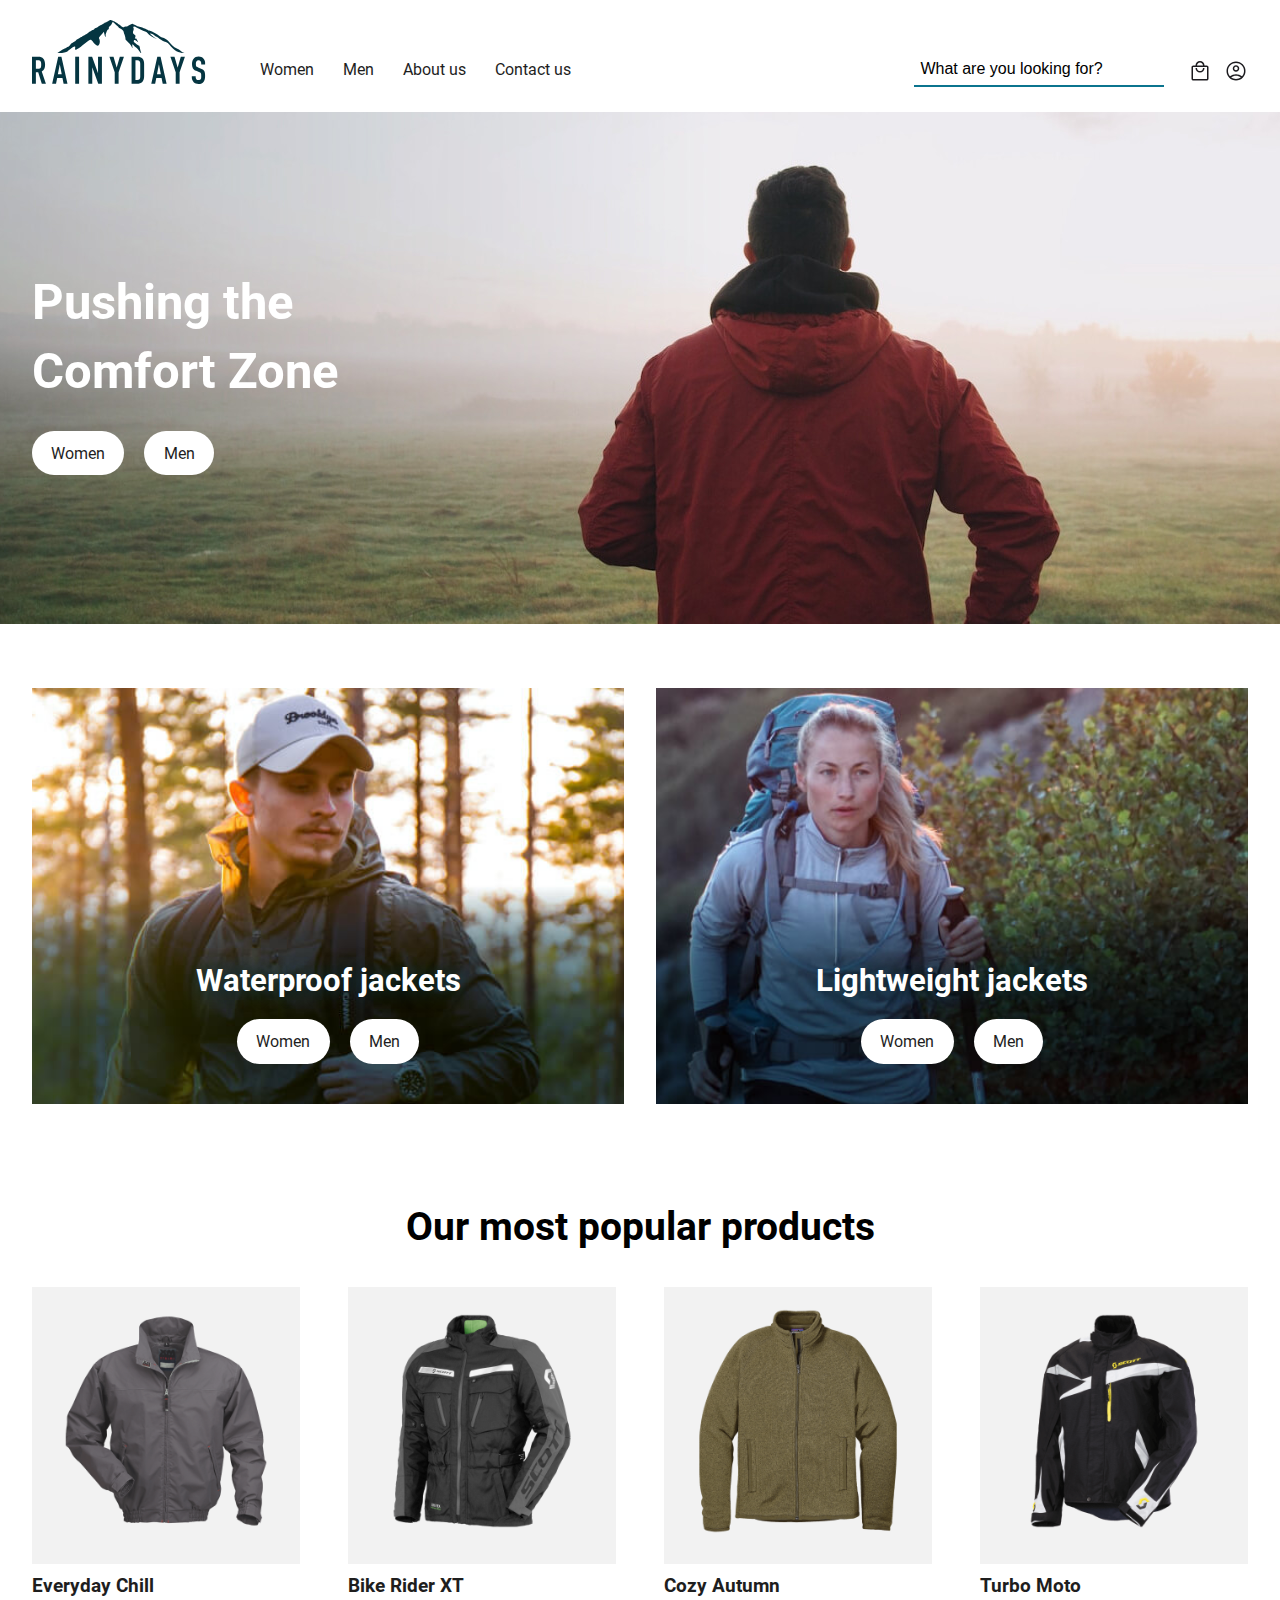
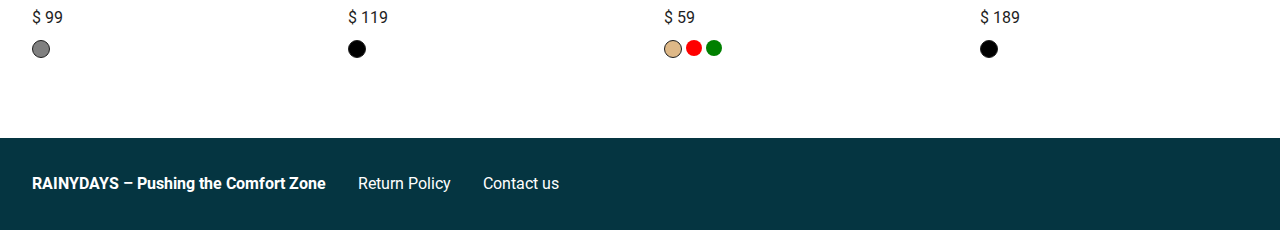
<file: index.html>
<!DOCTYPE html>
<html lang="en">
  <head>
    <meta charset="UTF-8" />
    <meta http-equiv="X-UA-Compatible" content="IE=edge" />
    <meta name="viewport" content="width=device-width, initial-scale=1.0" />
    <meta name="description" content="Get on your next adventure pushing the comfort zone with a RAINYDAYS jacket" />
    <meta name="keywords" content="RAINYDAYS, rain, jackets, waterproof">
    <title>RAINYDAYS: Pushing the Comfort Zone</title>
    <link rel="stylesheet" href="css/style.css" />
    <script>
      (function(h,o,t,j,a,r){
          h.hj=h.hj||function(){(h.hj.q=h.hj.q||[]).push(arguments)};
          h._hjSettings={hjid:3413082,hjsv:6};
          a=o.getElementsByTagName('head')[0];
          r=o.createElement('script');r.async=1;
          r.src=t+h._hjSettings.hjid+j+h._hjSettings.hjsv;
          a.appendChild(r);
      })(window,document,'https://static.hotjar.com/c/hotjar-','.js?sv=');
    </script>
  </head>
  <body>
    <header>
      <div class="container">
        <div class="logo"><a href="index.html" aria-label="Go to the RAINYDAYS frontpage"><img src="images/rainydays.svg" alt="RAINYDAYS logo"></a></div>
        <input type="checkbox" id="burgermenu" />
        <label for="burgermenu"><img src="images/menu.svg" alt="Open menu"></label>
        <nav class="navbar">
          <ul>
            <li><a href="women.html">Women</a></li>
            <li><a href="men.html">Men</a></li>
            <li><a href="about.html">About us</a></li>
            <li><a href="contact.html">Contact us</a></li>
          </ul>
        </nav>
        <div class="search">
          <input type="search" value="What are you looking for?" aria-label="Search">
        </div>
        <div class="icons">
          <a href="#" title="Search" class="util-icon search-icon">
            <svg width="24" height="24" viewBox="0 0 24 24" fill="none" xmlns="http://www.w3.org/2000/svg">
            <mask id="mask0_231_77" style="mask-type:alpha" maskUnits="userSpaceOnUse" x="0" y="0" width="24" height="24">
            <rect width="24" height="24" fill="#D9D9D9"/>
            </mask>
            <g mask="url(#mask0_231_77)">
            <path d="M19.0249 20.05L13.2499 14.3C12.7499 14.7167 12.1749 15.0417 11.5249 15.275C10.8749 15.5083 10.2082 15.625 9.5249 15.625C7.80824 15.625 6.35824 15.0333 5.1749 13.85C3.99157 12.6667 3.3999 11.2167 3.3999 9.5C3.3999 7.8 3.99157 6.354 5.1749 5.162C6.35824 3.97067 7.80824 3.375 9.5249 3.375C11.2249 3.375 12.6666 3.96667 13.8499 5.15C15.0332 6.33333 15.6249 7.78333 15.6249 9.5C15.6249 10.2167 15.5082 10.9 15.2749 11.55C15.0416 12.2 14.7249 12.7667 14.3249 13.25L20.0999 19.025C20.2332 19.1583 20.2999 19.325 20.2999 19.525C20.2999 19.725 20.2249 19.9 20.0749 20.05C19.9249 20.2 19.7459 20.275 19.5379 20.275C19.3292 20.275 19.1582 20.2 19.0249 20.05ZM9.5249 14.125C10.8082 14.125 11.8959 13.675 12.7879 12.775C13.6792 11.875 14.1249 10.7833 14.1249 9.5C14.1249 8.21667 13.6792 7.125 12.7879 6.225C11.8959 5.325 10.8082 4.875 9.5249 4.875C8.2249 4.875 7.12924 5.325 6.2379 6.225C5.3459 7.125 4.8999 8.21667 4.8999 9.5C4.8999 10.7833 5.3459 11.875 6.2379 12.775C7.12924 13.675 8.2249 14.125 9.5249 14.125Z" fill="#1C1B1F"/>
            </g>
            </svg>              
          </a>
          <a href="checkout.html" title="Shopping bag" class="util-icon">
            <svg width="24" height="24" viewBox="0 0 24 24" fill="none" xmlns="http://www.w3.org/2000/svg">
            <mask id="mask0_7_436" style="mask-type:alpha" maskUnits="userSpaceOnUse" x="0" y="0" width="24" height="24">
            <rect width="24" height="24" fill="#D9D9D9"/>
            </mask>
            <g mask="url(#mask0_7_436)">
            <path d="M5.3 21.5C4.8 21.5 4.375 21.325 4.025 20.975C3.675 20.625 3.5 20.2 3.5 19.7V8.3C3.5 7.8 3.675 7.375 4.025 7.025C4.375 6.675 4.8 6.5 5.3 6.5H7.5C7.5 5.25 7.93733 4.18733 8.812 3.312C9.68733 2.43733 10.75 2 12 2C13.25 2 14.3127 2.43733 15.188 3.312C16.0627 4.18733 16.5 5.25 16.5 6.5H18.7C19.2 6.5 19.625 6.675 19.975 7.025C20.325 7.375 20.5 7.8 20.5 8.3V19.7C20.5 20.2 20.325 20.625 19.975 20.975C19.625 21.325 19.2 21.5 18.7 21.5H5.3ZM5.3 20H18.7C18.7667 20 18.8333 19.9667 18.9 19.9C18.9667 19.8333 19 19.7667 19 19.7V8.3C19 8.23333 18.9667 8.16667 18.9 8.1C18.8333 8.03333 18.7667 8 18.7 8H5.3C5.23333 8 5.16667 8.03333 5.1 8.1C5.03333 8.16667 5 8.23333 5 8.3V19.7C5 19.7667 5.03333 19.8333 5.1 19.9C5.16667 19.9667 5.23333 20 5.3 20ZM12 13.5C13.25 13.5 14.3127 13.0627 15.188 12.188C16.0627 11.3127 16.5 10.25 16.5 9H15C15 9.83333 14.7083 10.5417 14.125 11.125C13.5417 11.7083 12.8333 12 12 12C11.1667 12 10.4583 11.7083 9.875 11.125C9.29167 10.5417 9 9.83333 9 9H7.5C7.5 10.25 7.93733 11.3127 8.812 12.188C9.68733 13.0627 10.75 13.5 12 13.5ZM9 6.5H15C15 5.66667 14.7083 4.95833 14.125 4.375C13.5417 3.79167 12.8333 3.5 12 3.5C11.1667 3.5 10.4583 3.79167 9.875 4.375C9.29167 4.95833 9 5.66667 9 6.5Z" fill="#1C1B1F"/>
            </g>
            </svg>
          </a>
          <a href="#" title="Login" class="util-icon">
            <svg width="24" height="24" viewBox="0 0 24 24" fill="none" xmlns="http://www.w3.org/2000/svg">
            <mask id="mask0_7_439" style="mask-type:alpha" maskUnits="userSpaceOnUse" x="0" y="0" width="24" height="24">
            <rect width="24" height="24" fill="#D9D9D9"/>
            </mask>
            <g mask="url(#mask0_7_439)">
            <path d="M6.025 17.3C6.875 16.6667 7.8 16.1667 8.8 15.8C9.8 15.4333 10.8667 15.25 12 15.25C13.1333 15.25 14.2 15.4333 15.2 15.8C16.2 16.1667 17.125 16.6667 17.975 17.3C18.5917 16.6167 19.0833 15.825 19.45 14.925C19.8167 14.025 20 13.05 20 12C20 9.78333 19.221 7.89567 17.663 6.337C16.1043 4.779 14.2167 4 12 4C9.78333 4 7.896 4.779 6.338 6.337C4.77933 7.89567 4 9.78333 4 12C4 13.05 4.18333 14.025 4.55 14.925C4.91667 15.825 5.40833 16.6167 6.025 17.3ZM12 12.75C11.0833 12.75 10.3127 12.4373 9.688 11.812C9.06267 11.1873 8.75 10.4167 8.75 9.5C8.75 8.58333 9.06267 7.81267 9.688 7.188C10.3127 6.56267 11.0833 6.25 12 6.25C12.9167 6.25 13.6873 6.56267 14.312 7.188C14.9373 7.81267 15.25 8.58333 15.25 9.5C15.25 10.4167 14.9373 11.1873 14.312 11.812C13.6873 12.4373 12.9167 12.75 12 12.75ZM12 21.5C10.6833 21.5 9.446 21.25 8.288 20.75C7.12933 20.25 6.125 19.575 5.275 18.725C4.425 17.875 3.75 16.8707 3.25 15.712C2.75 14.554 2.5 13.3167 2.5 12C2.5 10.6833 2.75 9.44567 3.25 8.287C3.75 7.129 4.425 6.125 5.275 5.275C6.125 4.425 7.12933 3.75 8.288 3.25C9.446 2.75 10.6833 2.5 12 2.5C13.3167 2.5 14.5543 2.75 15.713 3.25C16.871 3.75 17.875 4.425 18.725 5.275C19.575 6.125 20.25 7.129 20.75 8.287C21.25 9.44567 21.5 10.6833 21.5 12C21.5 13.3167 21.25 14.554 20.75 15.712C20.25 16.8707 19.575 17.875 18.725 18.725C17.875 19.575 16.871 20.25 15.713 20.75C14.5543 21.25 13.3167 21.5 12 21.5ZM12 20C12.9 20 13.771 19.854 14.613 19.562C15.4543 19.2707 16.2 18.8667 16.85 18.35C16.2 17.85 15.4623 17.4583 14.637 17.175C13.8123 16.8917 12.9333 16.75 12 16.75C11.0667 16.75 10.1877 16.8877 9.363 17.163C8.53767 17.4377 7.8 17.8333 7.15 18.35C7.8 18.8667 8.54567 19.2707 9.387 19.562C10.229 19.854 11.1 20 12 20ZM12 11.25C12.5 11.25 12.9167 11.0833 13.25 10.75C13.5833 10.4167 13.75 10 13.75 9.5C13.75 9 13.5833 8.58333 13.25 8.25C12.9167 7.91667 12.5 7.75 12 7.75C11.5 7.75 11.0833 7.91667 10.75 8.25C10.4167 8.58333 10.25 9 10.25 9.5C10.25 10 10.4167 10.4167 10.75 10.75C11.0833 11.0833 11.5 11.25 12 11.25Z" fill="#1C1B1F"/>
            </g>
            </svg>
          </a>
        </div>
      </div>
    </header>
    <main>
      <section class="hero">
        <div class="container">
          <h1 class="font-size-1 white">Pushing the<br>Comfort Zone</h1>
          <a href="women.html" class="btn light">Women</a>
          <a href="men.html" class="btn light second">Men</a>
        </div>
      </section>
      <section class="stories">
        <div class="container">
          <div class="stories-links">
            <div class="story waterproof">
              <div class="storycontent centered">
                <h2 class="font-size-3 white">Waterproof jackets</h2>
                <a href="women.html" class="btn light">Women</a>
                <a href="men.html" class="btn light second">Men</a>
              </div>
            </div>
            <div class="story lightweight">
              <div class="storycontent centered">
                <h2 class="font-size-3 white">Lightweight jackets</h2>
                <a href="women.html" class="btn light">Women</a>
                <a href="men.html" class="btn light second">Men</a>
            </div>
            </div>
          </div>
        </div>
      </section>
      <section class="products v-pad-4">
        <div class="container">
          <h2 class="font-size-2 centered">Our most popular products</h2>
          <div class="product-gallery">
            <div class="item">
              <a href="#">
                <div class="item-img">
                  <img src="images/jackets/jacket-5.png" alt="The Everyday Chill jacket">
                </div>
               <h3>Everyday Chill</h3>
                <p>$ 99</p>
                <div class="colors">
                 <div class="color gray chosen"></div>
               </div>
              </a>
            </div>
            <div class="item">
              <a href="#">
                <div class="item-img">
                  <img src="images/jackets/jacket-6.png" alt="The Bike Rider XT jacket">
                </div>
                <h3>Bike Rider XT</h3>
                <p>$ 119</p>
                <div class="colors">
                  <div class="color black chosen"></div>
                </div>
              </a>
            </div>
            <div class="item">
              <a href="#">
                <div class="item-img">
                  <img src="images/jackets/jacket-7.png" alt="The Cozy Autumn jacket">
                </div>
                <h3>Cozy Autumn</h3>
                <p>$ 59</p>
                <div class="colors">
                  <div class="color brown chosen"></div>
                  <div class="color red"></div>
                  <div class="color green"></div>
                </div>
              </a>
            </div>
            <div class="item">
              <a href="#">
                <div class="item-img">
                  <img src="images/jackets/jacket-4.png" alt="The Turbo Moto jacket">
                </div>
                <h3>Turbo Moto</h3>
                <p>$ 189</p>
                <div class="colors">
                  <div class="color black chosen"></div>
                </div>
              </a>
            </div>
          </div>
        </div>
      </section>
    </main>
    <footer>
      <div class="footer-grid">
        <div class="footer-col-1"><strong>RAINYDAYS – Pushing the Comfort Zone</strong></div>
        <div class="footer-col-2"><a href="">Return Policy</a></div>
        <div class="footer-col-3"><a href="contact.html">Contact us</a></div>
    </div>
    </footer>
  </body>
</html>
</file>
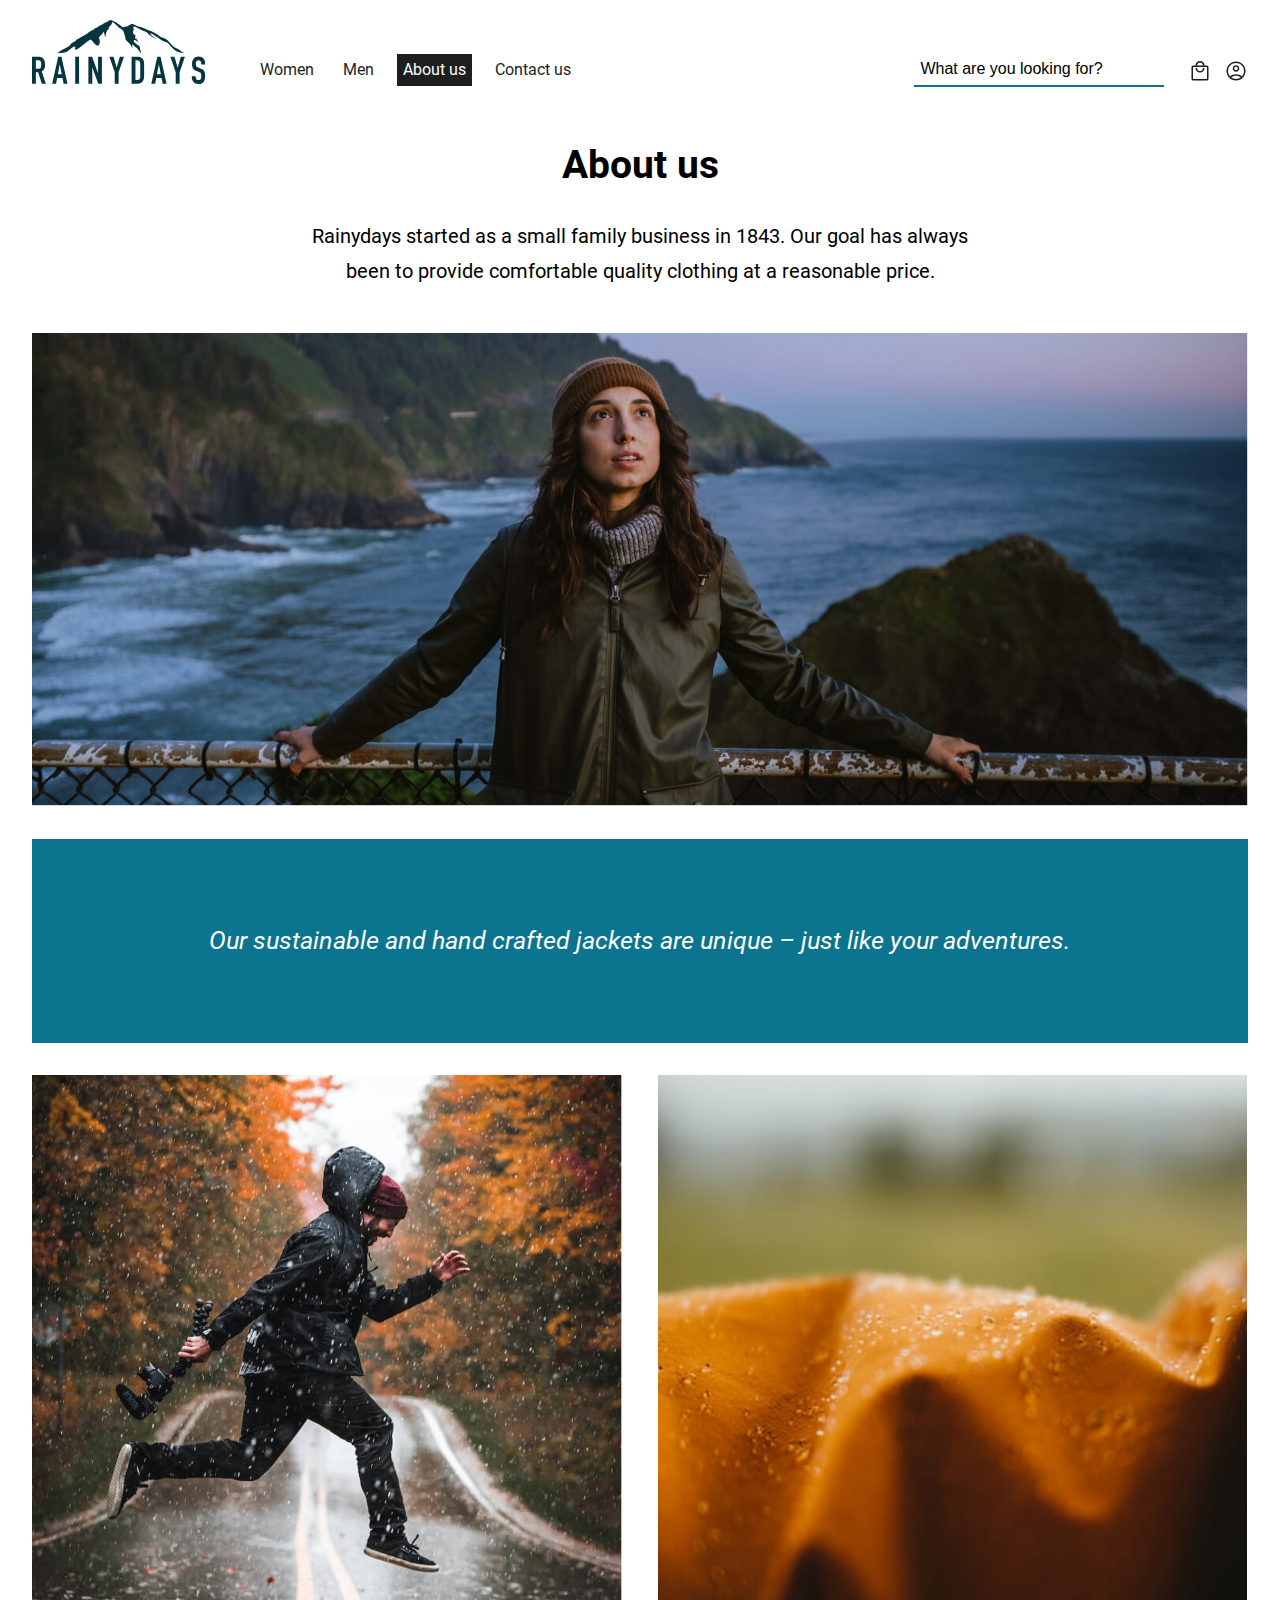
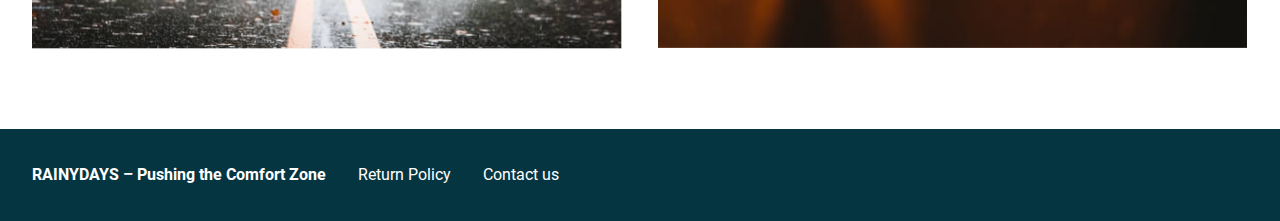
<file: about.html>
<!DOCTYPE html>
<html lang="en">
  <head>
    <meta charset="UTF-8" />
    <meta http-equiv="X-UA-Compatible" content="IE=edge" />
    <meta name="viewport" content="width=device-width, initial-scale=1.0" />
    <meta name="description" content="Rainydays started as a small family business in 1843. Our goal has always been to provide comfortable quality clothing at a reasonable price." />
    <meta name="keywords" content="RAINYDAYS, rain, jackets, waterproof">
    <title>About us | RAINYDAYS: Pushing the Comfort Zone</title>
    <link rel="stylesheet" href="css/style.css" />
    <script>
      (function(h,o,t,j,a,r){
          h.hj=h.hj||function(){(h.hj.q=h.hj.q||[]).push(arguments)};
          h._hjSettings={hjid:3413082,hjsv:6};
          a=o.getElementsByTagName('head')[0];
          r=o.createElement('script');r.async=1;
          r.src=t+h._hjSettings.hjid+j+h._hjSettings.hjsv;
          a.appendChild(r);
      })(window,document,'https://static.hotjar.com/c/hotjar-','.js?sv=');
    </script>
  </head>
  <body>
    <header>
      <div class="container">
        <div class="logo"><a href="index.html" aria-label="Go to the RAINYDAYS frontpage"><img src="images/rainydays.svg" alt="RAINYDAYS logo"></a></div>
        <input type="checkbox" id="burgermenu" />
        <label for="burgermenu"><img src="images/menu.svg" alt="Open menu"></label>
        <nav class="navbar">
          <ul>
            <li><a href="women.html">Women</a></li>
            <li><a href="men.html">Men</a></li>
            <li class="active"><a href="about.html">About us</a></li>
            <li><a href="contact.html">Contact us</a></li>
          </ul>
        </nav>
        <div class="search">
          <input type="search" value="What are you looking for?" aria-label="Search">
        </div>
        <div class="icons">
          <a href="#" title="Search" class="util-icon search-icon">
            <svg width="24" height="24" viewBox="0 0 24 24" fill="none" xmlns="http://www.w3.org/2000/svg">
            <mask id="mask0_231_77" style="mask-type:alpha" maskUnits="userSpaceOnUse" x="0" y="0" width="24" height="24">
            <rect width="24" height="24" fill="#D9D9D9"/>
            </mask>
            <g mask="url(#mask0_231_77)">
            <path d="M19.0249 20.05L13.2499 14.3C12.7499 14.7167 12.1749 15.0417 11.5249 15.275C10.8749 15.5083 10.2082 15.625 9.5249 15.625C7.80824 15.625 6.35824 15.0333 5.1749 13.85C3.99157 12.6667 3.3999 11.2167 3.3999 9.5C3.3999 7.8 3.99157 6.354 5.1749 5.162C6.35824 3.97067 7.80824 3.375 9.5249 3.375C11.2249 3.375 12.6666 3.96667 13.8499 5.15C15.0332 6.33333 15.6249 7.78333 15.6249 9.5C15.6249 10.2167 15.5082 10.9 15.2749 11.55C15.0416 12.2 14.7249 12.7667 14.3249 13.25L20.0999 19.025C20.2332 19.1583 20.2999 19.325 20.2999 19.525C20.2999 19.725 20.2249 19.9 20.0749 20.05C19.9249 20.2 19.7459 20.275 19.5379 20.275C19.3292 20.275 19.1582 20.2 19.0249 20.05ZM9.5249 14.125C10.8082 14.125 11.8959 13.675 12.7879 12.775C13.6792 11.875 14.1249 10.7833 14.1249 9.5C14.1249 8.21667 13.6792 7.125 12.7879 6.225C11.8959 5.325 10.8082 4.875 9.5249 4.875C8.2249 4.875 7.12924 5.325 6.2379 6.225C5.3459 7.125 4.8999 8.21667 4.8999 9.5C4.8999 10.7833 5.3459 11.875 6.2379 12.775C7.12924 13.675 8.2249 14.125 9.5249 14.125Z" fill="#1C1B1F"/>
            </g>
            </svg>              
          </a>
          <a href="checkout.html" title="Shopping bag" class="util-icon">
            <svg width="24" height="24" viewBox="0 0 24 24" fill="none" xmlns="http://www.w3.org/2000/svg">
            <mask id="mask0_7_436" style="mask-type:alpha" maskUnits="userSpaceOnUse" x="0" y="0" width="24" height="24">
            <rect width="24" height="24" fill="#D9D9D9"/>
            </mask>
            <g mask="url(#mask0_7_436)">
            <path d="M5.3 21.5C4.8 21.5 4.375 21.325 4.025 20.975C3.675 20.625 3.5 20.2 3.5 19.7V8.3C3.5 7.8 3.675 7.375 4.025 7.025C4.375 6.675 4.8 6.5 5.3 6.5H7.5C7.5 5.25 7.93733 4.18733 8.812 3.312C9.68733 2.43733 10.75 2 12 2C13.25 2 14.3127 2.43733 15.188 3.312C16.0627 4.18733 16.5 5.25 16.5 6.5H18.7C19.2 6.5 19.625 6.675 19.975 7.025C20.325 7.375 20.5 7.8 20.5 8.3V19.7C20.5 20.2 20.325 20.625 19.975 20.975C19.625 21.325 19.2 21.5 18.7 21.5H5.3ZM5.3 20H18.7C18.7667 20 18.8333 19.9667 18.9 19.9C18.9667 19.8333 19 19.7667 19 19.7V8.3C19 8.23333 18.9667 8.16667 18.9 8.1C18.8333 8.03333 18.7667 8 18.7 8H5.3C5.23333 8 5.16667 8.03333 5.1 8.1C5.03333 8.16667 5 8.23333 5 8.3V19.7C5 19.7667 5.03333 19.8333 5.1 19.9C5.16667 19.9667 5.23333 20 5.3 20ZM12 13.5C13.25 13.5 14.3127 13.0627 15.188 12.188C16.0627 11.3127 16.5 10.25 16.5 9H15C15 9.83333 14.7083 10.5417 14.125 11.125C13.5417 11.7083 12.8333 12 12 12C11.1667 12 10.4583 11.7083 9.875 11.125C9.29167 10.5417 9 9.83333 9 9H7.5C7.5 10.25 7.93733 11.3127 8.812 12.188C9.68733 13.0627 10.75 13.5 12 13.5ZM9 6.5H15C15 5.66667 14.7083 4.95833 14.125 4.375C13.5417 3.79167 12.8333 3.5 12 3.5C11.1667 3.5 10.4583 3.79167 9.875 4.375C9.29167 4.95833 9 5.66667 9 6.5Z" fill="#1C1B1F"/>
            </g>
            </svg>
          </a>
          <a href="#" title="Login" class="util-icon">
            <svg width="24" height="24" viewBox="0 0 24 24" fill="none" xmlns="http://www.w3.org/2000/svg">
            <mask id="mask0_7_439" style="mask-type:alpha" maskUnits="userSpaceOnUse" x="0" y="0" width="24" height="24">
            <rect width="24" height="24" fill="#D9D9D9"/>
            </mask>
            <g mask="url(#mask0_7_439)">
            <path d="M6.025 17.3C6.875 16.6667 7.8 16.1667 8.8 15.8C9.8 15.4333 10.8667 15.25 12 15.25C13.1333 15.25 14.2 15.4333 15.2 15.8C16.2 16.1667 17.125 16.6667 17.975 17.3C18.5917 16.6167 19.0833 15.825 19.45 14.925C19.8167 14.025 20 13.05 20 12C20 9.78333 19.221 7.89567 17.663 6.337C16.1043 4.779 14.2167 4 12 4C9.78333 4 7.896 4.779 6.338 6.337C4.77933 7.89567 4 9.78333 4 12C4 13.05 4.18333 14.025 4.55 14.925C4.91667 15.825 5.40833 16.6167 6.025 17.3ZM12 12.75C11.0833 12.75 10.3127 12.4373 9.688 11.812C9.06267 11.1873 8.75 10.4167 8.75 9.5C8.75 8.58333 9.06267 7.81267 9.688 7.188C10.3127 6.56267 11.0833 6.25 12 6.25C12.9167 6.25 13.6873 6.56267 14.312 7.188C14.9373 7.81267 15.25 8.58333 15.25 9.5C15.25 10.4167 14.9373 11.1873 14.312 11.812C13.6873 12.4373 12.9167 12.75 12 12.75ZM12 21.5C10.6833 21.5 9.446 21.25 8.288 20.75C7.12933 20.25 6.125 19.575 5.275 18.725C4.425 17.875 3.75 16.8707 3.25 15.712C2.75 14.554 2.5 13.3167 2.5 12C2.5 10.6833 2.75 9.44567 3.25 8.287C3.75 7.129 4.425 6.125 5.275 5.275C6.125 4.425 7.12933 3.75 8.288 3.25C9.446 2.75 10.6833 2.5 12 2.5C13.3167 2.5 14.5543 2.75 15.713 3.25C16.871 3.75 17.875 4.425 18.725 5.275C19.575 6.125 20.25 7.129 20.75 8.287C21.25 9.44567 21.5 10.6833 21.5 12C21.5 13.3167 21.25 14.554 20.75 15.712C20.25 16.8707 19.575 17.875 18.725 18.725C17.875 19.575 16.871 20.25 15.713 20.75C14.5543 21.25 13.3167 21.5 12 21.5ZM12 20C12.9 20 13.771 19.854 14.613 19.562C15.4543 19.2707 16.2 18.8667 16.85 18.35C16.2 17.85 15.4623 17.4583 14.637 17.175C13.8123 16.8917 12.9333 16.75 12 16.75C11.0667 16.75 10.1877 16.8877 9.363 17.163C8.53767 17.4377 7.8 17.8333 7.15 18.35C7.8 18.8667 8.54567 19.2707 9.387 19.562C10.229 19.854 11.1 20 12 20ZM12 11.25C12.5 11.25 12.9167 11.0833 13.25 10.75C13.5833 10.4167 13.75 10 13.75 9.5C13.75 9 13.5833 8.58333 13.25 8.25C12.9167 7.91667 12.5 7.75 12 7.75C11.5 7.75 11.0833 7.91667 10.75 8.25C10.4167 8.58333 10.25 9 10.25 9.5C10.25 10 10.4167 10.4167 10.75 10.75C11.0833 11.0833 11.5 11.25 12 11.25Z" fill="#1C1B1F"/>
            </g>
            </svg>
          </a>
        </div>
      </div>
    </header>
    <main>
      <div class="container intro centered">
          <h1 class="font-size-2">About us</h1>
          <p class="font-size-5">
            Rainydays started as a small family business in 1843. Our goal has always been to provide comfortable quality clothing at a reasonable price.
          </p>
      </div>
      <div class="container gallery c-pad-2">
        <img src="images/about/woman-posing-in-rain-jacket.jpg" alt="A woman hiking on the coast line in a RAINYDAYS jacket">
        <div class="img-text font-size-4">Our sustainable and hand crafted jackets are unique – just like your adventures.</div>
        <div class="gallery-wrap">
        <img class="img-3" src="images/about/man-in-rainjacket-jumping-on-a-road.jpg" alt="A man in a black RAINYDAYS jacket jumping on a road in rainy weather">
        <img class="img-4" src="images/about/raindrops-on-rainjacket.jpg" alt="Close-up of raindrops on a yellow RAINYDAYS jacket">
       </div>
      </div>
    </main>
    <footer>
      <div class="footer-grid">
        <div class="footer-col-1"><strong>RAINYDAYS – Pushing the Comfort Zone</strong></div>
        <div class="footer-col-2"><a href="">Return Policy</a></div>
        <div class="footer-col-3"><a href="contact.html">Contact us</a></div>
    </div>
    </footer>
  </body>
</html>
</file>
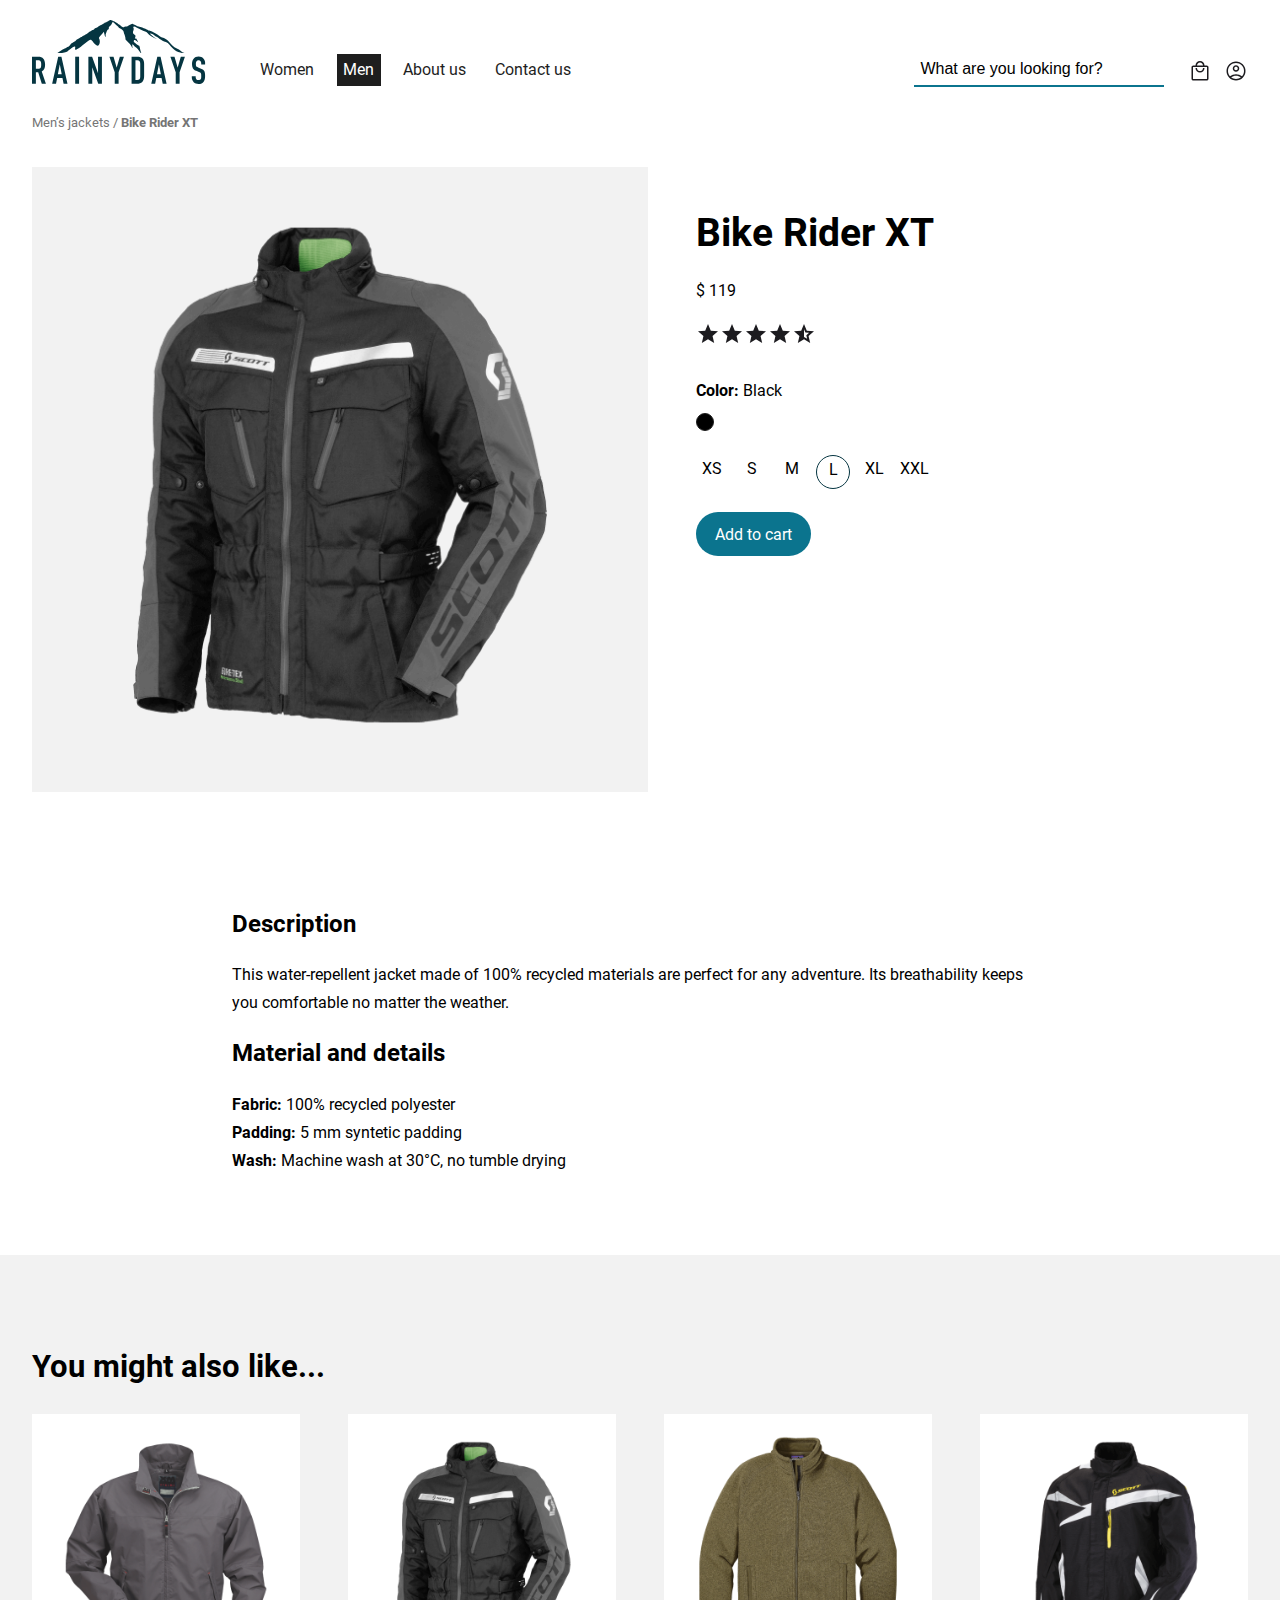
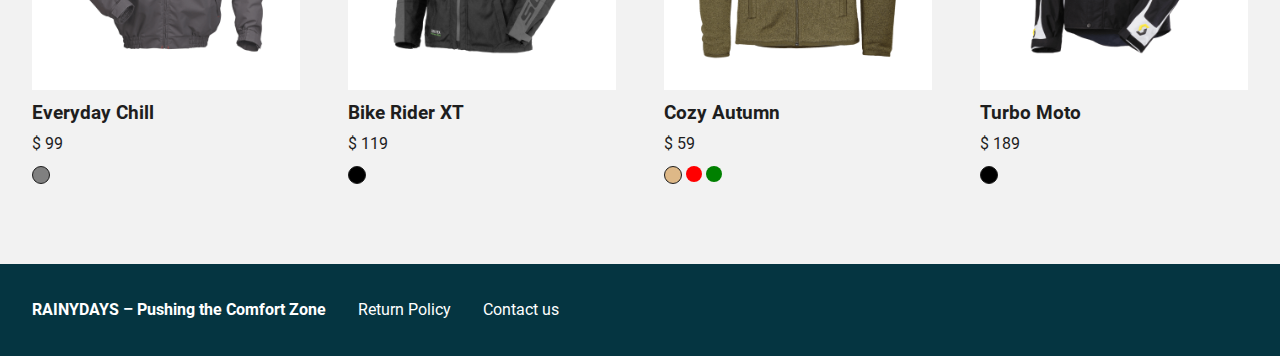
<file: bike-rider-xt.html>
<!DOCTYPE html>
<html lang="en">
  <head>
    <meta charset="UTF-8" />
    <meta http-equiv="X-UA-Compatible" content="IE=edge" />
    <meta name="viewport" content="width=device-width, initial-scale=1.0" />
    <meta name="description" content="This water-repellent jacket made of 100% recycled materials are perfect for any adventure. Its breathability keeps you comfortable no matter the weather." />
    <meta name="keywords" content="RAINYDAYS, rain, jackets, waterproof">
    <title>Bike Rider XT | RAINYDAYS: Pushing the Comfort Zone</title>
    <link rel="stylesheet" href="css/style.css" />
    <script>
      (function(h,o,t,j,a,r){
          h.hj=h.hj||function(){(h.hj.q=h.hj.q||[]).push(arguments)};
          h._hjSettings={hjid:3413082,hjsv:6};
          a=o.getElementsByTagName('head')[0];
          r=o.createElement('script');r.async=1;
          r.src=t+h._hjSettings.hjid+j+h._hjSettings.hjsv;
          a.appendChild(r);
      })(window,document,'https://static.hotjar.com/c/hotjar-','.js?sv=');
    </script>
  </head>
  <body>
    <header>
      <div class="container">
        <div class="logo"><a href="index.html" aria-label="Go to the RAINYDAYS frontpage"><img src="images/rainydays.svg" alt="RAINYDAYS logo"></a></div>
        <input type="checkbox" id="burgermenu" />
        <label for="burgermenu"><img src="images/menu.svg" alt="Open menu"></label>
        <nav class="navbar">
          <ul>
            <li><a href="women.html">Women</a></li>
            <li class="active"><a href="men.html">Men</a></li>
            <li><a href="about.html">About us</a></li>
            <li><a href="contact.html">Contact us</a></li>
          </ul>
        </nav>
        <div class="search">
          <input type="search" value="What are you looking for?" aria-label="Search">
        </div>
        <div class="icons">
          <a href="#" title="Search" class="util-icon search-icon">
            <svg width="24" height="24" viewBox="0 0 24 24" fill="none" xmlns="http://www.w3.org/2000/svg">
            <mask id="mask0_231_77" style="mask-type:alpha" maskUnits="userSpaceOnUse" x="0" y="0" width="24" height="24">
            <rect width="24" height="24" fill="#D9D9D9"/>
            </mask>
            <g mask="url(#mask0_231_77)">
            <path d="M19.0249 20.05L13.2499 14.3C12.7499 14.7167 12.1749 15.0417 11.5249 15.275C10.8749 15.5083 10.2082 15.625 9.5249 15.625C7.80824 15.625 6.35824 15.0333 5.1749 13.85C3.99157 12.6667 3.3999 11.2167 3.3999 9.5C3.3999 7.8 3.99157 6.354 5.1749 5.162C6.35824 3.97067 7.80824 3.375 9.5249 3.375C11.2249 3.375 12.6666 3.96667 13.8499 5.15C15.0332 6.33333 15.6249 7.78333 15.6249 9.5C15.6249 10.2167 15.5082 10.9 15.2749 11.55C15.0416 12.2 14.7249 12.7667 14.3249 13.25L20.0999 19.025C20.2332 19.1583 20.2999 19.325 20.2999 19.525C20.2999 19.725 20.2249 19.9 20.0749 20.05C19.9249 20.2 19.7459 20.275 19.5379 20.275C19.3292 20.275 19.1582 20.2 19.0249 20.05ZM9.5249 14.125C10.8082 14.125 11.8959 13.675 12.7879 12.775C13.6792 11.875 14.1249 10.7833 14.1249 9.5C14.1249 8.21667 13.6792 7.125 12.7879 6.225C11.8959 5.325 10.8082 4.875 9.5249 4.875C8.2249 4.875 7.12924 5.325 6.2379 6.225C5.3459 7.125 4.8999 8.21667 4.8999 9.5C4.8999 10.7833 5.3459 11.875 6.2379 12.775C7.12924 13.675 8.2249 14.125 9.5249 14.125Z" fill="#1C1B1F"/>
            </g>
            </svg>              
          </a>
          <a href="checkout.html" title="Shopping bag" class="util-icon">
            <svg width="24" height="24" viewBox="0 0 24 24" fill="none" xmlns="http://www.w3.org/2000/svg">
            <mask id="mask0_7_436" style="mask-type:alpha" maskUnits="userSpaceOnUse" x="0" y="0" width="24" height="24">
            <rect width="24" height="24" fill="#D9D9D9"/>
            </mask>
            <g mask="url(#mask0_7_436)">
            <path d="M5.3 21.5C4.8 21.5 4.375 21.325 4.025 20.975C3.675 20.625 3.5 20.2 3.5 19.7V8.3C3.5 7.8 3.675 7.375 4.025 7.025C4.375 6.675 4.8 6.5 5.3 6.5H7.5C7.5 5.25 7.93733 4.18733 8.812 3.312C9.68733 2.43733 10.75 2 12 2C13.25 2 14.3127 2.43733 15.188 3.312C16.0627 4.18733 16.5 5.25 16.5 6.5H18.7C19.2 6.5 19.625 6.675 19.975 7.025C20.325 7.375 20.5 7.8 20.5 8.3V19.7C20.5 20.2 20.325 20.625 19.975 20.975C19.625 21.325 19.2 21.5 18.7 21.5H5.3ZM5.3 20H18.7C18.7667 20 18.8333 19.9667 18.9 19.9C18.9667 19.8333 19 19.7667 19 19.7V8.3C19 8.23333 18.9667 8.16667 18.9 8.1C18.8333 8.03333 18.7667 8 18.7 8H5.3C5.23333 8 5.16667 8.03333 5.1 8.1C5.03333 8.16667 5 8.23333 5 8.3V19.7C5 19.7667 5.03333 19.8333 5.1 19.9C5.16667 19.9667 5.23333 20 5.3 20ZM12 13.5C13.25 13.5 14.3127 13.0627 15.188 12.188C16.0627 11.3127 16.5 10.25 16.5 9H15C15 9.83333 14.7083 10.5417 14.125 11.125C13.5417 11.7083 12.8333 12 12 12C11.1667 12 10.4583 11.7083 9.875 11.125C9.29167 10.5417 9 9.83333 9 9H7.5C7.5 10.25 7.93733 11.3127 8.812 12.188C9.68733 13.0627 10.75 13.5 12 13.5ZM9 6.5H15C15 5.66667 14.7083 4.95833 14.125 4.375C13.5417 3.79167 12.8333 3.5 12 3.5C11.1667 3.5 10.4583 3.79167 9.875 4.375C9.29167 4.95833 9 5.66667 9 6.5Z" fill="#1C1B1F"/>
            </g>
            </svg>
          </a>
          <a href="#" title="Login" class="util-icon">
            <svg width="24" height="24" viewBox="0 0 24 24" fill="none" xmlns="http://www.w3.org/2000/svg">
            <mask id="mask0_7_439" style="mask-type:alpha" maskUnits="userSpaceOnUse" x="0" y="0" width="24" height="24">
            <rect width="24" height="24" fill="#D9D9D9"/>
            </mask>
            <g mask="url(#mask0_7_439)">
            <path d="M6.025 17.3C6.875 16.6667 7.8 16.1667 8.8 15.8C9.8 15.4333 10.8667 15.25 12 15.25C13.1333 15.25 14.2 15.4333 15.2 15.8C16.2 16.1667 17.125 16.6667 17.975 17.3C18.5917 16.6167 19.0833 15.825 19.45 14.925C19.8167 14.025 20 13.05 20 12C20 9.78333 19.221 7.89567 17.663 6.337C16.1043 4.779 14.2167 4 12 4C9.78333 4 7.896 4.779 6.338 6.337C4.77933 7.89567 4 9.78333 4 12C4 13.05 4.18333 14.025 4.55 14.925C4.91667 15.825 5.40833 16.6167 6.025 17.3ZM12 12.75C11.0833 12.75 10.3127 12.4373 9.688 11.812C9.06267 11.1873 8.75 10.4167 8.75 9.5C8.75 8.58333 9.06267 7.81267 9.688 7.188C10.3127 6.56267 11.0833 6.25 12 6.25C12.9167 6.25 13.6873 6.56267 14.312 7.188C14.9373 7.81267 15.25 8.58333 15.25 9.5C15.25 10.4167 14.9373 11.1873 14.312 11.812C13.6873 12.4373 12.9167 12.75 12 12.75ZM12 21.5C10.6833 21.5 9.446 21.25 8.288 20.75C7.12933 20.25 6.125 19.575 5.275 18.725C4.425 17.875 3.75 16.8707 3.25 15.712C2.75 14.554 2.5 13.3167 2.5 12C2.5 10.6833 2.75 9.44567 3.25 8.287C3.75 7.129 4.425 6.125 5.275 5.275C6.125 4.425 7.12933 3.75 8.288 3.25C9.446 2.75 10.6833 2.5 12 2.5C13.3167 2.5 14.5543 2.75 15.713 3.25C16.871 3.75 17.875 4.425 18.725 5.275C19.575 6.125 20.25 7.129 20.75 8.287C21.25 9.44567 21.5 10.6833 21.5 12C21.5 13.3167 21.25 14.554 20.75 15.712C20.25 16.8707 19.575 17.875 18.725 18.725C17.875 19.575 16.871 20.25 15.713 20.75C14.5543 21.25 13.3167 21.5 12 21.5ZM12 20C12.9 20 13.771 19.854 14.613 19.562C15.4543 19.2707 16.2 18.8667 16.85 18.35C16.2 17.85 15.4623 17.4583 14.637 17.175C13.8123 16.8917 12.9333 16.75 12 16.75C11.0667 16.75 10.1877 16.8877 9.363 17.163C8.53767 17.4377 7.8 17.8333 7.15 18.35C7.8 18.8667 8.54567 19.2707 9.387 19.562C10.229 19.854 11.1 20 12 20ZM12 11.25C12.5 11.25 12.9167 11.0833 13.25 10.75C13.5833 10.4167 13.75 10 13.75 9.5C13.75 9 13.5833 8.58333 13.25 8.25C12.9167 7.91667 12.5 7.75 12 7.75C11.5 7.75 11.0833 7.91667 10.75 8.25C10.4167 8.58333 10.25 9 10.25 9.5C10.25 10 10.4167 10.4167 10.75 10.75C11.0833 11.0833 11.5 11.25 12 11.25Z" fill="#1C1B1F"/>
            </g>
            </svg>
          </a>
        </div>
      </div>
    </header>
    <main>
      <div class="container breadcrumbs font-size-7">
        <span><a href="men.html">Men’s jackets</a>  /  <strong>Bike Rider XT</strong></span>
      </div>
      <div class="container product v-pad-2">
        <div class="product-image">
          <img src="images/jackets/jacket-6.png" alt="The Bike Rider XT jacket">
        </div>
        <div class="product-info">
          <h1 class="font-size-2">Bike Rider XT</h1>
          <p>$ 119</p>
          <div class="stars">
            <img src="images/star.svg" alt="1st star rating. Icon.">
            <img src="images/star.svg" alt="2nd star rating. Icon.">
            <img src="images/star.svg" alt="3rd star rating. Icon.">
            <img src="images/star.svg" alt="4th rating star. Icon.">
            <img src="images/star_half.svg" alt="5th rating star. Icon.">
          </div>
          <p class="color-text"><strong>Color:</strong> Black</p>
          <div class="colors">
            <div class="color black chosen"></div>
          </div>
          <ul class="sizes">
            <li>XS</li>
            <li>S</li>
            <li>M</li>
            <li class="active">L</li>
            <li>XL</li>
            <li>XXL</li>
          </ul>
          <a href="checkout.html" class="btn dark">Add to cart</a>
        </div>
      </div>
      <div class="container product-description v-pad-4">
        <h2>Description</h2>
        <p>This water-repellent jacket made of 100% recycled materials are perfect for any adventure. Its breathability keeps you comfortable no matter the weather.</p>
        <h2>Material and details</h2>
        <p><strong>Fabric:</strong> 100% recycled polyester<br>
        <strong>Padding:</strong> 5 mm syntetic padding<br>
        <strong>Wash:</strong> Machine wash at 30°C, no tumble drying</p>
      </div>
      <section class="products related v-pad-4">
        <div class="container">
          <h2 class="font-size-3">You might also like...</h2>
          <div class="product-gallery">
            <div class="item">
              <a href="#">
                <div class="item-img">
                  <img src="images/jackets/jacket-5.png" alt="The Everyday Chill jacket">
                </div>
               <h3>Everyday Chill</h3>
                <p>$ 99</p>
                <div class="colors">
                 <div class="color gray chosen"></div>
               </div>
              </a>
            </div>
            <div class="item">
              <a href="#">
                <div class="item-img">
                  <img src="images/jackets/jacket-6.png" alt="The Bike Rider XT jacket">
                </div>
                <h3>Bike Rider XT</h3>
                <p>$ 119</p>
                <div class="colors">
                  <div class="color black chosen"></div>
                </div>
              </a>
            </div>
            <div class="item">
              <a href="#">
                <div class="item-img">
                  <img src="images/jackets/jacket-7.png" alt="The Cozy Autumn jacket">
                </div>
                <h3>Cozy Autumn</h3>
                <p>$ 59</p>
                <div class="colors">
                  <div class="color brown chosen"></div>
                  <div class="color red"></div>
                  <div class="color green"></div>
                </div>
              </a>
            </div>
            <div class="item">
              <a href="#">
                <div class="item-img">
                  <img src="images/jackets/jacket-4.png" alt="The Turbo Moto jacket">
                </div>
                <h3>Turbo Moto</h3>
                <p>$ 189</p>
                <div class="colors">
                  <div class="color black chosen"></div>
                </div>
              </a>
            </div>
          </div>
        </div>
      </section>
    </main>
    <footer>
      <div class="footer-grid">
        <div class="footer-col-1"><strong>RAINYDAYS – Pushing the Comfort Zone</strong></div>
        <div class="footer-col-2"><a href="">Return Policy</a></div>
        <div class="footer-col-3"><a href="contact.html">Contact us</a></div>
    </div>
    </footer>
  </body>
</html>
</file>
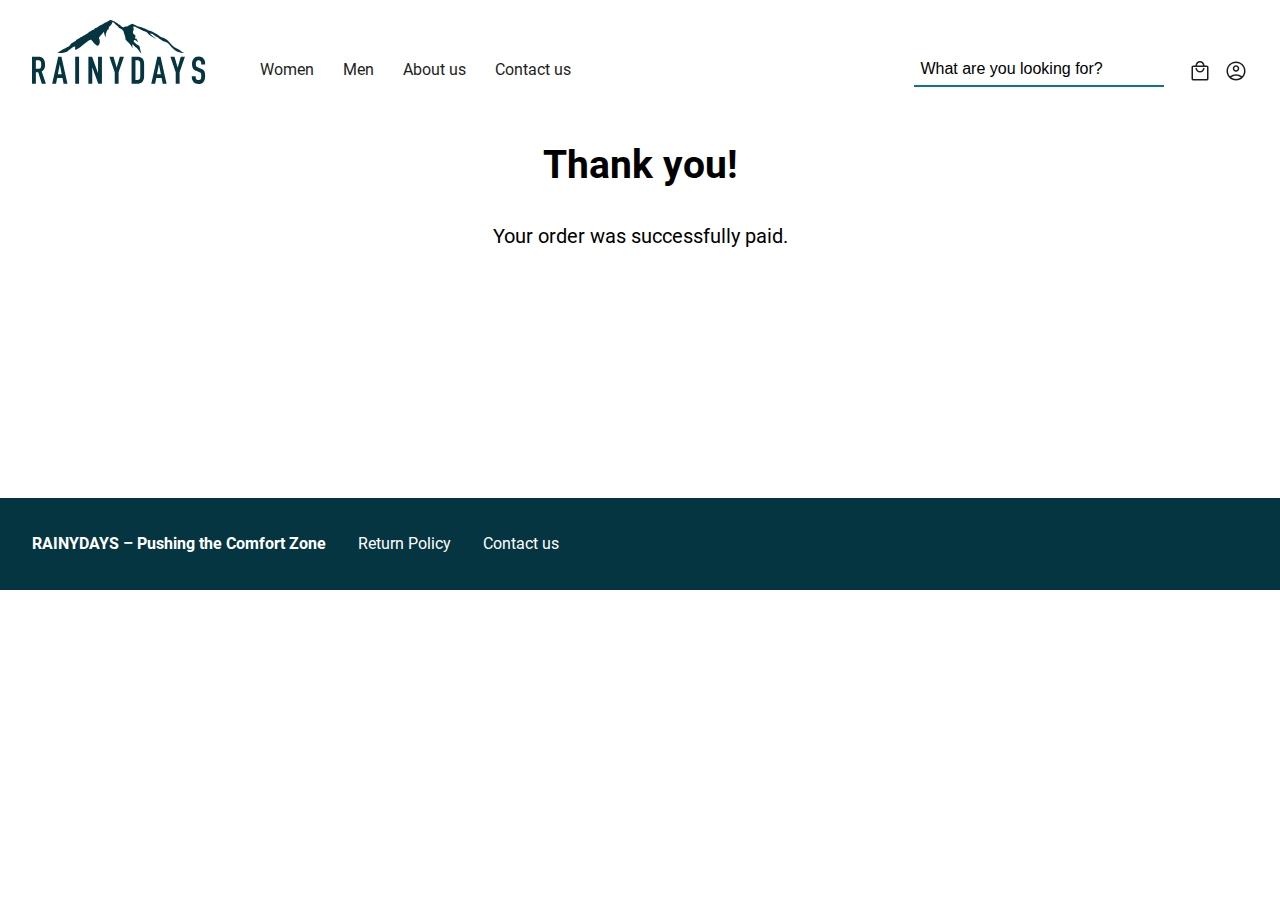
<file: checkout-success.html>
<!DOCTYPE html>
<html lang="en">
  <head>
    <meta charset="UTF-8" />
    <meta http-equiv="X-UA-Compatible" content="IE=edge" />
    <meta name="viewport" content="width=device-width, initial-scale=1.0" />
    <meta name="description" content="Your order was successfully paid." />
    <meta name="keywords" content="RAINYDAYS, rain, jackets, waterproof">
    <title>Thank you! | RAINYDAYS: Pushing the Comfort Zone</title>
    <link rel="stylesheet" href="css/style.css" />
    <script>
      (function(h,o,t,j,a,r){
          h.hj=h.hj||function(){(h.hj.q=h.hj.q||[]).push(arguments)};
          h._hjSettings={hjid:3413082,hjsv:6};
          a=o.getElementsByTagName('head')[0];
          r=o.createElement('script');r.async=1;
          r.src=t+h._hjSettings.hjid+j+h._hjSettings.hjsv;
          a.appendChild(r);
      })(window,document,'https://static.hotjar.com/c/hotjar-','.js?sv=');
    </script>
  </head>
  <body>
    <header>
      <div class="container">
        <div class="logo"><a href="index.html" aria-label="Go to the RAINYDAYS frontpage"><img src="images/rainydays.svg" alt="RAINYDAYS logo"></a></div>
        <input type="checkbox" id="burgermenu" />
        <label for="burgermenu"><img src="images/menu.svg" alt="Open menu"></label>
        <nav class="navbar">
          <ul>
            <li><a href="women.html">Women</a></li>
            <li><a href="men.html">Men</a></li>
            <li><a href="about.html">About us</a></li>
            <li><a href="contact.html">Contact us</a></li>
          </ul>
        </nav>
        <div class="search">
          <input type="search" value="What are you looking for?" aria-label="Search">
        </div>
        <div class="icons">
          <a href="#" title="Search" class="util-icon search-icon">
            <svg width="24" height="24" viewBox="0 0 24 24" fill="none" xmlns="http://www.w3.org/2000/svg">
            <mask id="mask0_231_77" style="mask-type:alpha" maskUnits="userSpaceOnUse" x="0" y="0" width="24" height="24">
            <rect width="24" height="24" fill="#D9D9D9"/>
            </mask>
            <g mask="url(#mask0_231_77)">
            <path d="M19.0249 20.05L13.2499 14.3C12.7499 14.7167 12.1749 15.0417 11.5249 15.275C10.8749 15.5083 10.2082 15.625 9.5249 15.625C7.80824 15.625 6.35824 15.0333 5.1749 13.85C3.99157 12.6667 3.3999 11.2167 3.3999 9.5C3.3999 7.8 3.99157 6.354 5.1749 5.162C6.35824 3.97067 7.80824 3.375 9.5249 3.375C11.2249 3.375 12.6666 3.96667 13.8499 5.15C15.0332 6.33333 15.6249 7.78333 15.6249 9.5C15.6249 10.2167 15.5082 10.9 15.2749 11.55C15.0416 12.2 14.7249 12.7667 14.3249 13.25L20.0999 19.025C20.2332 19.1583 20.2999 19.325 20.2999 19.525C20.2999 19.725 20.2249 19.9 20.0749 20.05C19.9249 20.2 19.7459 20.275 19.5379 20.275C19.3292 20.275 19.1582 20.2 19.0249 20.05ZM9.5249 14.125C10.8082 14.125 11.8959 13.675 12.7879 12.775C13.6792 11.875 14.1249 10.7833 14.1249 9.5C14.1249 8.21667 13.6792 7.125 12.7879 6.225C11.8959 5.325 10.8082 4.875 9.5249 4.875C8.2249 4.875 7.12924 5.325 6.2379 6.225C5.3459 7.125 4.8999 8.21667 4.8999 9.5C4.8999 10.7833 5.3459 11.875 6.2379 12.775C7.12924 13.675 8.2249 14.125 9.5249 14.125Z" fill="#1C1B1F"/>
            </g>
            </svg>              
          </a>
          <a href="checkout.html" title="Shopping bag" class="util-icon">
            <svg width="24" height="24" viewBox="0 0 24 24" fill="none" xmlns="http://www.w3.org/2000/svg">
            <mask id="mask0_7_436" style="mask-type:alpha" maskUnits="userSpaceOnUse" x="0" y="0" width="24" height="24">
            <rect width="24" height="24" fill="#D9D9D9"/>
            </mask>
            <g mask="url(#mask0_7_436)">
            <path d="M5.3 21.5C4.8 21.5 4.375 21.325 4.025 20.975C3.675 20.625 3.5 20.2 3.5 19.7V8.3C3.5 7.8 3.675 7.375 4.025 7.025C4.375 6.675 4.8 6.5 5.3 6.5H7.5C7.5 5.25 7.93733 4.18733 8.812 3.312C9.68733 2.43733 10.75 2 12 2C13.25 2 14.3127 2.43733 15.188 3.312C16.0627 4.18733 16.5 5.25 16.5 6.5H18.7C19.2 6.5 19.625 6.675 19.975 7.025C20.325 7.375 20.5 7.8 20.5 8.3V19.7C20.5 20.2 20.325 20.625 19.975 20.975C19.625 21.325 19.2 21.5 18.7 21.5H5.3ZM5.3 20H18.7C18.7667 20 18.8333 19.9667 18.9 19.9C18.9667 19.8333 19 19.7667 19 19.7V8.3C19 8.23333 18.9667 8.16667 18.9 8.1C18.8333 8.03333 18.7667 8 18.7 8H5.3C5.23333 8 5.16667 8.03333 5.1 8.1C5.03333 8.16667 5 8.23333 5 8.3V19.7C5 19.7667 5.03333 19.8333 5.1 19.9C5.16667 19.9667 5.23333 20 5.3 20ZM12 13.5C13.25 13.5 14.3127 13.0627 15.188 12.188C16.0627 11.3127 16.5 10.25 16.5 9H15C15 9.83333 14.7083 10.5417 14.125 11.125C13.5417 11.7083 12.8333 12 12 12C11.1667 12 10.4583 11.7083 9.875 11.125C9.29167 10.5417 9 9.83333 9 9H7.5C7.5 10.25 7.93733 11.3127 8.812 12.188C9.68733 13.0627 10.75 13.5 12 13.5ZM9 6.5H15C15 5.66667 14.7083 4.95833 14.125 4.375C13.5417 3.79167 12.8333 3.5 12 3.5C11.1667 3.5 10.4583 3.79167 9.875 4.375C9.29167 4.95833 9 5.66667 9 6.5Z" fill="#1C1B1F"/>
            </g>
            </svg>
          </a>
          <a href="#" title="Login" class="util-icon">
            <svg width="24" height="24" viewBox="0 0 24 24" fill="none" xmlns="http://www.w3.org/2000/svg">
            <mask id="mask0_7_439" style="mask-type:alpha" maskUnits="userSpaceOnUse" x="0" y="0" width="24" height="24">
            <rect width="24" height="24" fill="#D9D9D9"/>
            </mask>
            <g mask="url(#mask0_7_439)">
            <path d="M6.025 17.3C6.875 16.6667 7.8 16.1667 8.8 15.8C9.8 15.4333 10.8667 15.25 12 15.25C13.1333 15.25 14.2 15.4333 15.2 15.8C16.2 16.1667 17.125 16.6667 17.975 17.3C18.5917 16.6167 19.0833 15.825 19.45 14.925C19.8167 14.025 20 13.05 20 12C20 9.78333 19.221 7.89567 17.663 6.337C16.1043 4.779 14.2167 4 12 4C9.78333 4 7.896 4.779 6.338 6.337C4.77933 7.89567 4 9.78333 4 12C4 13.05 4.18333 14.025 4.55 14.925C4.91667 15.825 5.40833 16.6167 6.025 17.3ZM12 12.75C11.0833 12.75 10.3127 12.4373 9.688 11.812C9.06267 11.1873 8.75 10.4167 8.75 9.5C8.75 8.58333 9.06267 7.81267 9.688 7.188C10.3127 6.56267 11.0833 6.25 12 6.25C12.9167 6.25 13.6873 6.56267 14.312 7.188C14.9373 7.81267 15.25 8.58333 15.25 9.5C15.25 10.4167 14.9373 11.1873 14.312 11.812C13.6873 12.4373 12.9167 12.75 12 12.75ZM12 21.5C10.6833 21.5 9.446 21.25 8.288 20.75C7.12933 20.25 6.125 19.575 5.275 18.725C4.425 17.875 3.75 16.8707 3.25 15.712C2.75 14.554 2.5 13.3167 2.5 12C2.5 10.6833 2.75 9.44567 3.25 8.287C3.75 7.129 4.425 6.125 5.275 5.275C6.125 4.425 7.12933 3.75 8.288 3.25C9.446 2.75 10.6833 2.5 12 2.5C13.3167 2.5 14.5543 2.75 15.713 3.25C16.871 3.75 17.875 4.425 18.725 5.275C19.575 6.125 20.25 7.129 20.75 8.287C21.25 9.44567 21.5 10.6833 21.5 12C21.5 13.3167 21.25 14.554 20.75 15.712C20.25 16.8707 19.575 17.875 18.725 18.725C17.875 19.575 16.871 20.25 15.713 20.75C14.5543 21.25 13.3167 21.5 12 21.5ZM12 20C12.9 20 13.771 19.854 14.613 19.562C15.4543 19.2707 16.2 18.8667 16.85 18.35C16.2 17.85 15.4623 17.4583 14.637 17.175C13.8123 16.8917 12.9333 16.75 12 16.75C11.0667 16.75 10.1877 16.8877 9.363 17.163C8.53767 17.4377 7.8 17.8333 7.15 18.35C7.8 18.8667 8.54567 19.2707 9.387 19.562C10.229 19.854 11.1 20 12 20ZM12 11.25C12.5 11.25 12.9167 11.0833 13.25 10.75C13.5833 10.4167 13.75 10 13.75 9.5C13.75 9 13.5833 8.58333 13.25 8.25C12.9167 7.91667 12.5 7.75 12 7.75C11.5 7.75 11.0833 7.91667 10.75 8.25C10.4167 8.58333 10.25 9 10.25 9.5C10.25 10 10.4167 10.4167 10.75 10.75C11.0833 11.0833 11.5 11.25 12 11.25Z" fill="#1C1B1F"/>
            </g>
            </svg>
          </a>
        </div>
      </div>
    </header>
    <main>
      <div class="container intro centered checkout">
        <h1 class="font-size-2">Thank you!</h1>
        <p class="font-size-5">
        Your order was successfully paid.
        </p>
      </div>
    </main>
    <footer>
      <div class="footer-grid">
        <div class="footer-col-1"><strong>RAINYDAYS – Pushing the Comfort Zone</strong></div>
        <div class="footer-col-2"><a href="">Return Policy</a></div>
        <div class="footer-col-3"><a href="contact.html">Contact us</a></div>
    </div>
    </footer>
  </body>
</html>
</file>
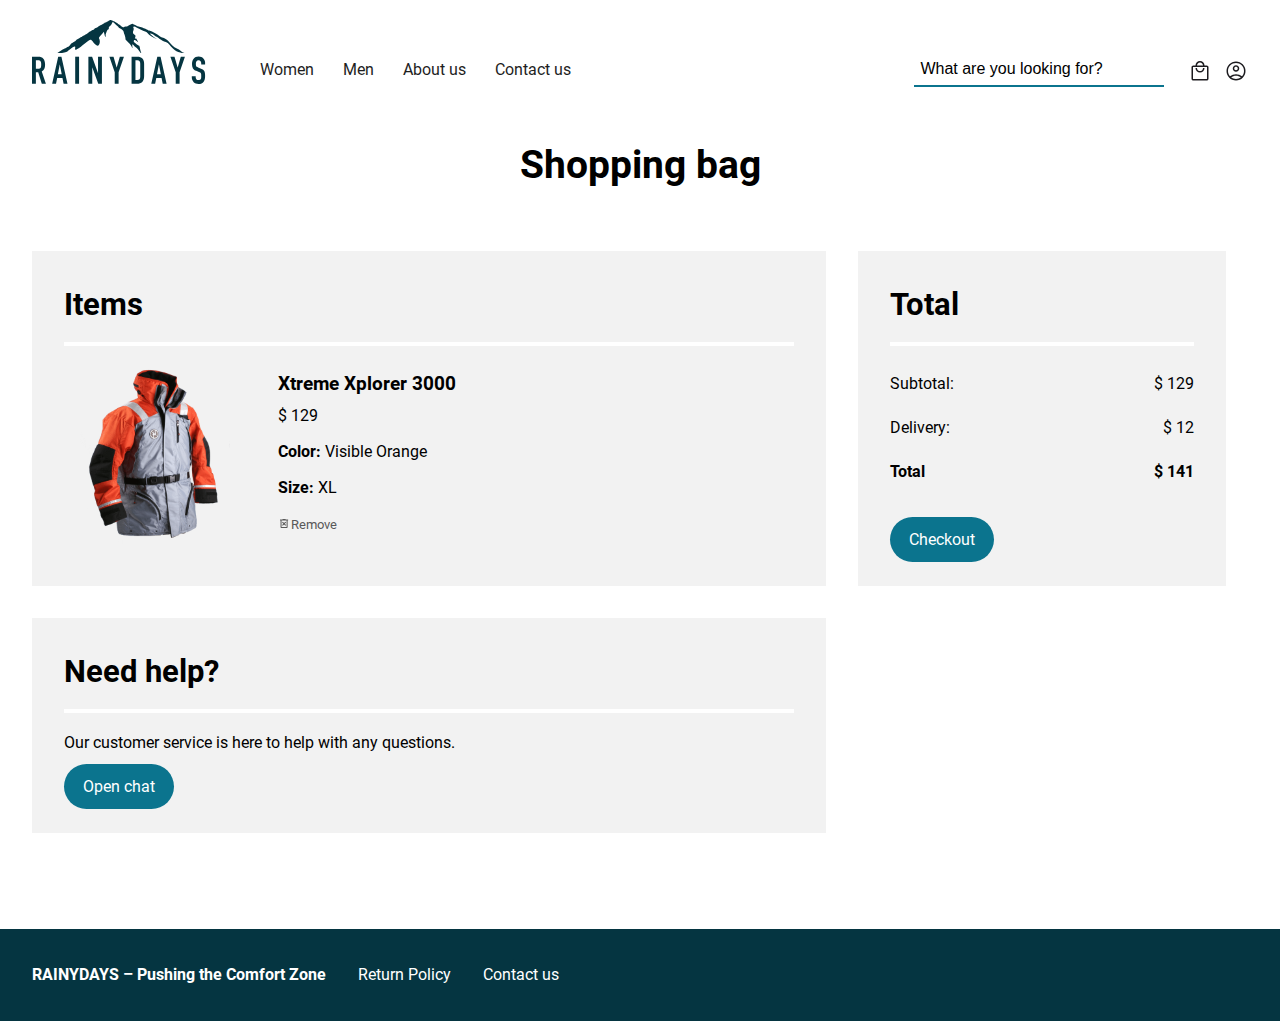
<file: checkout.html>
<!DOCTYPE html>
<html lang="en">
  <head>
    <meta charset="UTF-8" />
    <meta http-equiv="X-UA-Compatible" content="IE=edge" />
    <meta name="viewport" content="width=device-width, initial-scale=1.0" />
    <meta name="description" content="See the items in your shopping bag" />
    <meta name="keywords" content="RAINYDAYS, rain, jackets, waterproof">
    <title>Shopping bag | RAINYDAYS: Pushing the Comfort Zone</title>
    <link rel="stylesheet" href="css/style.css" />
    <script>
      (function(h,o,t,j,a,r){
          h.hj=h.hj||function(){(h.hj.q=h.hj.q||[]).push(arguments)};
          h._hjSettings={hjid:3413082,hjsv:6};
          a=o.getElementsByTagName('head')[0];
          r=o.createElement('script');r.async=1;
          r.src=t+h._hjSettings.hjid+j+h._hjSettings.hjsv;
          a.appendChild(r);
      })(window,document,'https://static.hotjar.com/c/hotjar-','.js?sv=');
    </script>
  </head>
  <body>
    <header>
      <div class="container">
        <div class="logo"><a href="index.html" aria-label="Go to the RAINYDAYS frontpage"><img src="images/rainydays.svg" alt="RAINYDAYS logo"></a></div>
        <input type="checkbox" id="burgermenu" />
        <label for="burgermenu"><img src="images/menu.svg" alt="Open menu"></label>
        <nav class="navbar">
          <ul>
            <li><a href="women.html">Women</a></li>
            <li><a href="men.html">Men</a></li>
            <li><a href="about.html">About us</a></li>
            <li><a href="contact.html">Contact us</a></li>
          </ul>
        </nav>
        <div class="search">
          <input type="search" value="What are you looking for?" aria-label="Search">
        </div>
        <div class="icons">
          <a href="#" title="Search" class="util-icon search-icon">
            <svg width="24" height="24" viewBox="0 0 24 24" fill="none" xmlns="http://www.w3.org/2000/svg">
            <mask id="mask0_231_77" style="mask-type:alpha" maskUnits="userSpaceOnUse" x="0" y="0" width="24" height="24">
            <rect width="24" height="24" fill="#D9D9D9"/>
            </mask>
            <g mask="url(#mask0_231_77)">
            <path d="M19.0249 20.05L13.2499 14.3C12.7499 14.7167 12.1749 15.0417 11.5249 15.275C10.8749 15.5083 10.2082 15.625 9.5249 15.625C7.80824 15.625 6.35824 15.0333 5.1749 13.85C3.99157 12.6667 3.3999 11.2167 3.3999 9.5C3.3999 7.8 3.99157 6.354 5.1749 5.162C6.35824 3.97067 7.80824 3.375 9.5249 3.375C11.2249 3.375 12.6666 3.96667 13.8499 5.15C15.0332 6.33333 15.6249 7.78333 15.6249 9.5C15.6249 10.2167 15.5082 10.9 15.2749 11.55C15.0416 12.2 14.7249 12.7667 14.3249 13.25L20.0999 19.025C20.2332 19.1583 20.2999 19.325 20.2999 19.525C20.2999 19.725 20.2249 19.9 20.0749 20.05C19.9249 20.2 19.7459 20.275 19.5379 20.275C19.3292 20.275 19.1582 20.2 19.0249 20.05ZM9.5249 14.125C10.8082 14.125 11.8959 13.675 12.7879 12.775C13.6792 11.875 14.1249 10.7833 14.1249 9.5C14.1249 8.21667 13.6792 7.125 12.7879 6.225C11.8959 5.325 10.8082 4.875 9.5249 4.875C8.2249 4.875 7.12924 5.325 6.2379 6.225C5.3459 7.125 4.8999 8.21667 4.8999 9.5C4.8999 10.7833 5.3459 11.875 6.2379 12.775C7.12924 13.675 8.2249 14.125 9.5249 14.125Z" fill="#1C1B1F"/>
            </g>
            </svg>              
          </a>
          <a href="checkout.html" title="Shopping bag" class="util-icon">
            <svg width="24" height="24" viewBox="0 0 24 24" fill="none" xmlns="http://www.w3.org/2000/svg">
            <mask id="mask0_7_436" style="mask-type:alpha" maskUnits="userSpaceOnUse" x="0" y="0" width="24" height="24">
            <rect width="24" height="24" fill="#D9D9D9"/>
            </mask>
            <g mask="url(#mask0_7_436)">
            <path d="M5.3 21.5C4.8 21.5 4.375 21.325 4.025 20.975C3.675 20.625 3.5 20.2 3.5 19.7V8.3C3.5 7.8 3.675 7.375 4.025 7.025C4.375 6.675 4.8 6.5 5.3 6.5H7.5C7.5 5.25 7.93733 4.18733 8.812 3.312C9.68733 2.43733 10.75 2 12 2C13.25 2 14.3127 2.43733 15.188 3.312C16.0627 4.18733 16.5 5.25 16.5 6.5H18.7C19.2 6.5 19.625 6.675 19.975 7.025C20.325 7.375 20.5 7.8 20.5 8.3V19.7C20.5 20.2 20.325 20.625 19.975 20.975C19.625 21.325 19.2 21.5 18.7 21.5H5.3ZM5.3 20H18.7C18.7667 20 18.8333 19.9667 18.9 19.9C18.9667 19.8333 19 19.7667 19 19.7V8.3C19 8.23333 18.9667 8.16667 18.9 8.1C18.8333 8.03333 18.7667 8 18.7 8H5.3C5.23333 8 5.16667 8.03333 5.1 8.1C5.03333 8.16667 5 8.23333 5 8.3V19.7C5 19.7667 5.03333 19.8333 5.1 19.9C5.16667 19.9667 5.23333 20 5.3 20ZM12 13.5C13.25 13.5 14.3127 13.0627 15.188 12.188C16.0627 11.3127 16.5 10.25 16.5 9H15C15 9.83333 14.7083 10.5417 14.125 11.125C13.5417 11.7083 12.8333 12 12 12C11.1667 12 10.4583 11.7083 9.875 11.125C9.29167 10.5417 9 9.83333 9 9H7.5C7.5 10.25 7.93733 11.3127 8.812 12.188C9.68733 13.0627 10.75 13.5 12 13.5ZM9 6.5H15C15 5.66667 14.7083 4.95833 14.125 4.375C13.5417 3.79167 12.8333 3.5 12 3.5C11.1667 3.5 10.4583 3.79167 9.875 4.375C9.29167 4.95833 9 5.66667 9 6.5Z" fill="#1C1B1F"/>
            </g>
            </svg>
          </a>
          <a href="#" title="Login" class="util-icon">
            <svg width="24" height="24" viewBox="0 0 24 24" fill="none" xmlns="http://www.w3.org/2000/svg">
            <mask id="mask0_7_439" style="mask-type:alpha" maskUnits="userSpaceOnUse" x="0" y="0" width="24" height="24">
            <rect width="24" height="24" fill="#D9D9D9"/>
            </mask>
            <g mask="url(#mask0_7_439)">
            <path d="M6.025 17.3C6.875 16.6667 7.8 16.1667 8.8 15.8C9.8 15.4333 10.8667 15.25 12 15.25C13.1333 15.25 14.2 15.4333 15.2 15.8C16.2 16.1667 17.125 16.6667 17.975 17.3C18.5917 16.6167 19.0833 15.825 19.45 14.925C19.8167 14.025 20 13.05 20 12C20 9.78333 19.221 7.89567 17.663 6.337C16.1043 4.779 14.2167 4 12 4C9.78333 4 7.896 4.779 6.338 6.337C4.77933 7.89567 4 9.78333 4 12C4 13.05 4.18333 14.025 4.55 14.925C4.91667 15.825 5.40833 16.6167 6.025 17.3ZM12 12.75C11.0833 12.75 10.3127 12.4373 9.688 11.812C9.06267 11.1873 8.75 10.4167 8.75 9.5C8.75 8.58333 9.06267 7.81267 9.688 7.188C10.3127 6.56267 11.0833 6.25 12 6.25C12.9167 6.25 13.6873 6.56267 14.312 7.188C14.9373 7.81267 15.25 8.58333 15.25 9.5C15.25 10.4167 14.9373 11.1873 14.312 11.812C13.6873 12.4373 12.9167 12.75 12 12.75ZM12 21.5C10.6833 21.5 9.446 21.25 8.288 20.75C7.12933 20.25 6.125 19.575 5.275 18.725C4.425 17.875 3.75 16.8707 3.25 15.712C2.75 14.554 2.5 13.3167 2.5 12C2.5 10.6833 2.75 9.44567 3.25 8.287C3.75 7.129 4.425 6.125 5.275 5.275C6.125 4.425 7.12933 3.75 8.288 3.25C9.446 2.75 10.6833 2.5 12 2.5C13.3167 2.5 14.5543 2.75 15.713 3.25C16.871 3.75 17.875 4.425 18.725 5.275C19.575 6.125 20.25 7.129 20.75 8.287C21.25 9.44567 21.5 10.6833 21.5 12C21.5 13.3167 21.25 14.554 20.75 15.712C20.25 16.8707 19.575 17.875 18.725 18.725C17.875 19.575 16.871 20.25 15.713 20.75C14.5543 21.25 13.3167 21.5 12 21.5ZM12 20C12.9 20 13.771 19.854 14.613 19.562C15.4543 19.2707 16.2 18.8667 16.85 18.35C16.2 17.85 15.4623 17.4583 14.637 17.175C13.8123 16.8917 12.9333 16.75 12 16.75C11.0667 16.75 10.1877 16.8877 9.363 17.163C8.53767 17.4377 7.8 17.8333 7.15 18.35C7.8 18.8667 8.54567 19.2707 9.387 19.562C10.229 19.854 11.1 20 12 20ZM12 11.25C12.5 11.25 12.9167 11.0833 13.25 10.75C13.5833 10.4167 13.75 10 13.75 9.5C13.75 9 13.5833 8.58333 13.25 8.25C12.9167 7.91667 12.5 7.75 12 7.75C11.5 7.75 11.0833 7.91667 10.75 8.25C10.4167 8.58333 10.25 9 10.25 9.5C10.25 10 10.4167 10.4167 10.75 10.75C11.0833 11.0833 11.5 11.25 12 11.25Z" fill="#1C1B1F"/>
            </g>
            </svg>
          </a>
        </div>
      </div>
    </header>
    <main>
      <div class="container intro centered">
        <h1 class="font-size-2">Shopping bag</h1>
      </div>
      <div class="container shopping-bag">
        <div class="bag-items b-pad-2">
          <h2 class="font-size-3">Items</h2>
          <div class="item-line">
              <div class="items-img">
                <img src="images/jackets/jacket-1.png" alt="The Xtreme Xplorer 3000 jacket">
              </div>
              <div class="items-description">
              <h3>Xtreme Xplorer 3000</h3>
              <p>$ 129</p>
              <p class="color-text"><strong>Color:</strong> Visible Orange</p>
              <p class="size-text"><strong>Size:</strong> XL</p>
              <a href="#" class="remove-btn font-size-7">Remove</a>
              </div>
          </div>
        </div>
        <div class="bag-total b-pad-2">
          <h2 class="font-size-3">Total</h2>
          <div class="total-grid">
            <p>Subtotal:</p>
            <p class="right">$ 129</p>
            <p>Delivery:</p>
            <p class="right">$ 12</p>
            <p class="total-text">Total</p>
            <p class="total-text right">$ 141</p>
          </div>
          <a href="checkout-success.html" class="btn dark checkout">Checkout</a>
        </div>
        <div class="bag-help b-pad-2">
          <h2 class="font-size-3">Need help?</h2>
          <p>Our customer service is here to help with any questions.</p>
          <a href="contact.html" class="btn dark">Open chat</a>
        </div>
    </div>
    </main>
    <footer>
      <div class="footer-grid">
        <div class="footer-col-1"><strong>RAINYDAYS – Pushing the Comfort Zone</strong></div>
        <div class="footer-col-2"><a href="">Return Policy</a></div>
        <div class="footer-col-3"><a href="contact.html">Contact us</a></div>
    </div>
    </footer>
  </body>
</html>
</file>
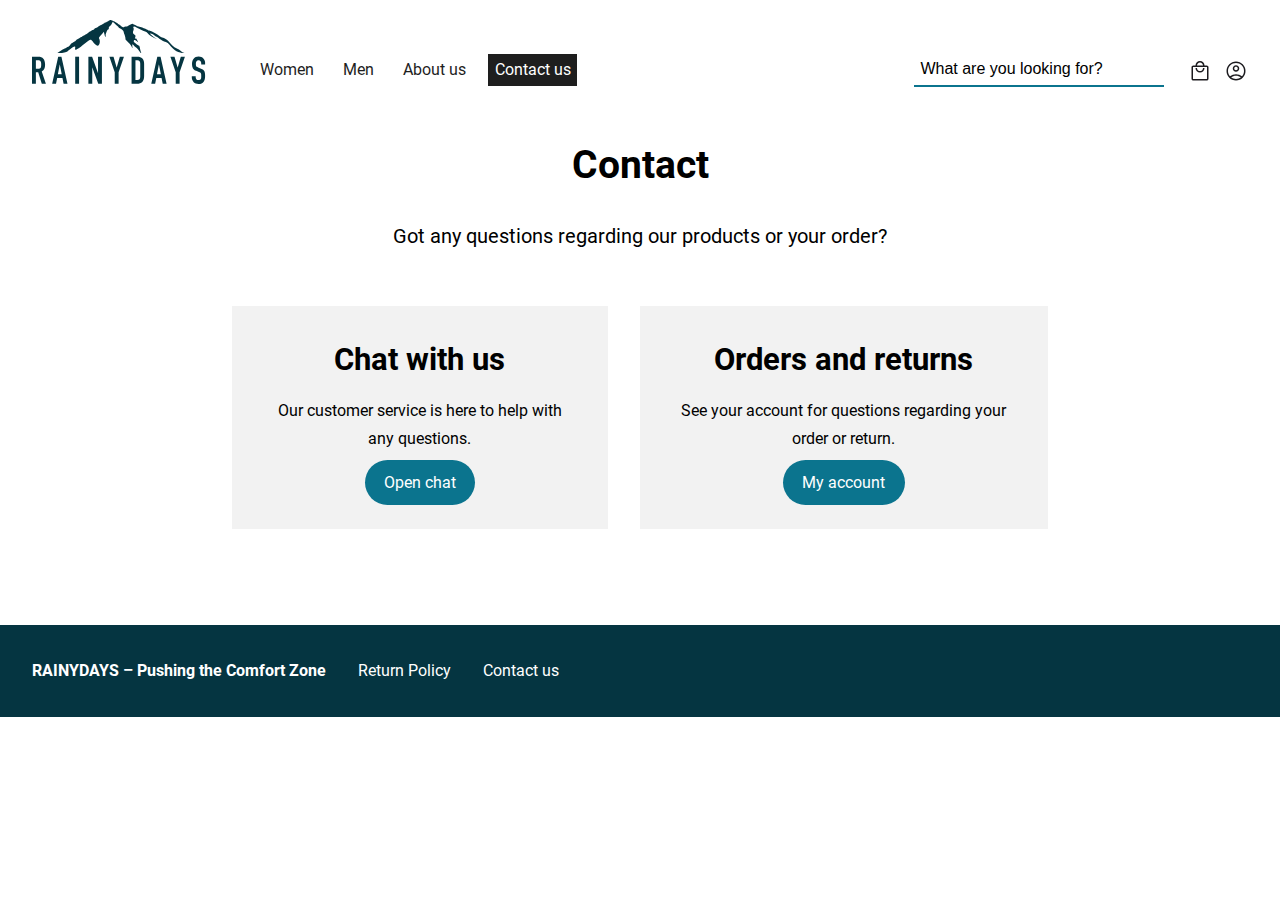
<file: contact.html>
<!DOCTYPE html>
<html lang="en">
  <head>
    <meta charset="UTF-8" />
    <meta http-equiv="X-UA-Compatible" content="IE=edge" />
    <meta name="viewport" content="width=device-width, initial-scale=1.0" />
    <meta name="description" content="Got any questions regarding our products or your order?" />
    <meta name="keywords" content="RAINYDAYS, rain, jackets, waterproof">
    <title>Contact | RAINYDAYS: Pushing the Comfort Zone</title>
    <link rel="stylesheet" href="css/style.css" />
    <script>
      (function(h,o,t,j,a,r){
          h.hj=h.hj||function(){(h.hj.q=h.hj.q||[]).push(arguments)};
          h._hjSettings={hjid:3413082,hjsv:6};
          a=o.getElementsByTagName('head')[0];
          r=o.createElement('script');r.async=1;
          r.src=t+h._hjSettings.hjid+j+h._hjSettings.hjsv;
          a.appendChild(r);
      })(window,document,'https://static.hotjar.com/c/hotjar-','.js?sv=');
    </script>
  </head>
  <body>
    <header>
      <div class="container">
        <div class="logo"><a href="index.html" aria-label="Go to the RAINYDAYS frontpage"><img src="images/rainydays.svg" alt="RAINYDAYS logo"></a></div>
        <input type="checkbox" id="burgermenu" />
        <label for="burgermenu"><img src="images/menu.svg" alt="Open menu"></label>
        <nav class="navbar">
          <ul>
            <li><a href="women.html">Women</a></li>
            <li><a href="men.html">Men</a></li>
            <li><a href="about.html">About us</a></li>
            <li class="active"><a href="contact.html">Contact us</a></li>
          </ul>
        </nav>
        <div class="search">
          <input type="search" value="What are you looking for?" aria-label="Search">
        </div>
        <div class="icons">
          <a href="#" title="Search" class="util-icon search-icon">
            <svg width="24" height="24" viewBox="0 0 24 24" fill="none" xmlns="http://www.w3.org/2000/svg">
            <mask id="mask0_231_77" style="mask-type:alpha" maskUnits="userSpaceOnUse" x="0" y="0" width="24" height="24">
            <rect width="24" height="24" fill="#D9D9D9"/>
            </mask>
            <g mask="url(#mask0_231_77)">
            <path d="M19.0249 20.05L13.2499 14.3C12.7499 14.7167 12.1749 15.0417 11.5249 15.275C10.8749 15.5083 10.2082 15.625 9.5249 15.625C7.80824 15.625 6.35824 15.0333 5.1749 13.85C3.99157 12.6667 3.3999 11.2167 3.3999 9.5C3.3999 7.8 3.99157 6.354 5.1749 5.162C6.35824 3.97067 7.80824 3.375 9.5249 3.375C11.2249 3.375 12.6666 3.96667 13.8499 5.15C15.0332 6.33333 15.6249 7.78333 15.6249 9.5C15.6249 10.2167 15.5082 10.9 15.2749 11.55C15.0416 12.2 14.7249 12.7667 14.3249 13.25L20.0999 19.025C20.2332 19.1583 20.2999 19.325 20.2999 19.525C20.2999 19.725 20.2249 19.9 20.0749 20.05C19.9249 20.2 19.7459 20.275 19.5379 20.275C19.3292 20.275 19.1582 20.2 19.0249 20.05ZM9.5249 14.125C10.8082 14.125 11.8959 13.675 12.7879 12.775C13.6792 11.875 14.1249 10.7833 14.1249 9.5C14.1249 8.21667 13.6792 7.125 12.7879 6.225C11.8959 5.325 10.8082 4.875 9.5249 4.875C8.2249 4.875 7.12924 5.325 6.2379 6.225C5.3459 7.125 4.8999 8.21667 4.8999 9.5C4.8999 10.7833 5.3459 11.875 6.2379 12.775C7.12924 13.675 8.2249 14.125 9.5249 14.125Z" fill="#1C1B1F"/>
            </g>
            </svg>              
          </a>
          <a href="checkout.html" title="Shopping bag" class="util-icon">
            <svg width="24" height="24" viewBox="0 0 24 24" fill="none" xmlns="http://www.w3.org/2000/svg">
            <mask id="mask0_7_436" style="mask-type:alpha" maskUnits="userSpaceOnUse" x="0" y="0" width="24" height="24">
            <rect width="24" height="24" fill="#D9D9D9"/>
            </mask>
            <g mask="url(#mask0_7_436)">
            <path d="M5.3 21.5C4.8 21.5 4.375 21.325 4.025 20.975C3.675 20.625 3.5 20.2 3.5 19.7V8.3C3.5 7.8 3.675 7.375 4.025 7.025C4.375 6.675 4.8 6.5 5.3 6.5H7.5C7.5 5.25 7.93733 4.18733 8.812 3.312C9.68733 2.43733 10.75 2 12 2C13.25 2 14.3127 2.43733 15.188 3.312C16.0627 4.18733 16.5 5.25 16.5 6.5H18.7C19.2 6.5 19.625 6.675 19.975 7.025C20.325 7.375 20.5 7.8 20.5 8.3V19.7C20.5 20.2 20.325 20.625 19.975 20.975C19.625 21.325 19.2 21.5 18.7 21.5H5.3ZM5.3 20H18.7C18.7667 20 18.8333 19.9667 18.9 19.9C18.9667 19.8333 19 19.7667 19 19.7V8.3C19 8.23333 18.9667 8.16667 18.9 8.1C18.8333 8.03333 18.7667 8 18.7 8H5.3C5.23333 8 5.16667 8.03333 5.1 8.1C5.03333 8.16667 5 8.23333 5 8.3V19.7C5 19.7667 5.03333 19.8333 5.1 19.9C5.16667 19.9667 5.23333 20 5.3 20ZM12 13.5C13.25 13.5 14.3127 13.0627 15.188 12.188C16.0627 11.3127 16.5 10.25 16.5 9H15C15 9.83333 14.7083 10.5417 14.125 11.125C13.5417 11.7083 12.8333 12 12 12C11.1667 12 10.4583 11.7083 9.875 11.125C9.29167 10.5417 9 9.83333 9 9H7.5C7.5 10.25 7.93733 11.3127 8.812 12.188C9.68733 13.0627 10.75 13.5 12 13.5ZM9 6.5H15C15 5.66667 14.7083 4.95833 14.125 4.375C13.5417 3.79167 12.8333 3.5 12 3.5C11.1667 3.5 10.4583 3.79167 9.875 4.375C9.29167 4.95833 9 5.66667 9 6.5Z" fill="#1C1B1F"/>
            </g>
            </svg>
          </a>
          <a href="#" title="Login" class="util-icon">
            <svg width="24" height="24" viewBox="0 0 24 24" fill="none" xmlns="http://www.w3.org/2000/svg">
            <mask id="mask0_7_439" style="mask-type:alpha" maskUnits="userSpaceOnUse" x="0" y="0" width="24" height="24">
            <rect width="24" height="24" fill="#D9D9D9"/>
            </mask>
            <g mask="url(#mask0_7_439)">
            <path d="M6.025 17.3C6.875 16.6667 7.8 16.1667 8.8 15.8C9.8 15.4333 10.8667 15.25 12 15.25C13.1333 15.25 14.2 15.4333 15.2 15.8C16.2 16.1667 17.125 16.6667 17.975 17.3C18.5917 16.6167 19.0833 15.825 19.45 14.925C19.8167 14.025 20 13.05 20 12C20 9.78333 19.221 7.89567 17.663 6.337C16.1043 4.779 14.2167 4 12 4C9.78333 4 7.896 4.779 6.338 6.337C4.77933 7.89567 4 9.78333 4 12C4 13.05 4.18333 14.025 4.55 14.925C4.91667 15.825 5.40833 16.6167 6.025 17.3ZM12 12.75C11.0833 12.75 10.3127 12.4373 9.688 11.812C9.06267 11.1873 8.75 10.4167 8.75 9.5C8.75 8.58333 9.06267 7.81267 9.688 7.188C10.3127 6.56267 11.0833 6.25 12 6.25C12.9167 6.25 13.6873 6.56267 14.312 7.188C14.9373 7.81267 15.25 8.58333 15.25 9.5C15.25 10.4167 14.9373 11.1873 14.312 11.812C13.6873 12.4373 12.9167 12.75 12 12.75ZM12 21.5C10.6833 21.5 9.446 21.25 8.288 20.75C7.12933 20.25 6.125 19.575 5.275 18.725C4.425 17.875 3.75 16.8707 3.25 15.712C2.75 14.554 2.5 13.3167 2.5 12C2.5 10.6833 2.75 9.44567 3.25 8.287C3.75 7.129 4.425 6.125 5.275 5.275C6.125 4.425 7.12933 3.75 8.288 3.25C9.446 2.75 10.6833 2.5 12 2.5C13.3167 2.5 14.5543 2.75 15.713 3.25C16.871 3.75 17.875 4.425 18.725 5.275C19.575 6.125 20.25 7.129 20.75 8.287C21.25 9.44567 21.5 10.6833 21.5 12C21.5 13.3167 21.25 14.554 20.75 15.712C20.25 16.8707 19.575 17.875 18.725 18.725C17.875 19.575 16.871 20.25 15.713 20.75C14.5543 21.25 13.3167 21.5 12 21.5ZM12 20C12.9 20 13.771 19.854 14.613 19.562C15.4543 19.2707 16.2 18.8667 16.85 18.35C16.2 17.85 15.4623 17.4583 14.637 17.175C13.8123 16.8917 12.9333 16.75 12 16.75C11.0667 16.75 10.1877 16.8877 9.363 17.163C8.53767 17.4377 7.8 17.8333 7.15 18.35C7.8 18.8667 8.54567 19.2707 9.387 19.562C10.229 19.854 11.1 20 12 20ZM12 11.25C12.5 11.25 12.9167 11.0833 13.25 10.75C13.5833 10.4167 13.75 10 13.75 9.5C13.75 9 13.5833 8.58333 13.25 8.25C12.9167 7.91667 12.5 7.75 12 7.75C11.5 7.75 11.0833 7.91667 10.75 8.25C10.4167 8.58333 10.25 9 10.25 9.5C10.25 10 10.4167 10.4167 10.75 10.75C11.0833 11.0833 11.5 11.25 12 11.25Z" fill="#1C1B1F"/>
            </g>
            </svg>
          </a>
        </div>
      </div>
    </header>
    <main>
      <div class="container intro centered">
        <h1 class="font-size-2">Contact</h1>
        <p class="font-size-5">
        Got any questions regarding our products or your order?
        </p>
      </div>
      <div class="container contact">
          <div class="option b-pad-2">
            <h2 class="font-size-3">Chat with us</h2>
            <p>Our customer service is here to help with any questions.</p>
            <a href="#" class="btn dark">Open chat</a>
          </div>
          <div class="option b-pad-2">
            <h2 class="font-size-3">Orders and returns</h2>
            <p>See your account for questions regarding your order or return.</p>
            <a href="#" class="btn dark">My account</a>
          </div>
      </div>
    </main>
    <footer>
      <div class="footer-grid">
        <div class="footer-col-1"><strong>RAINYDAYS – Pushing the Comfort Zone</strong></div>
        <div class="footer-col-2"><a href="">Return Policy</a></div>
        <div class="footer-col-3"><a href="contact.html">Contact us</a></div>
    </div>
    </footer>
  </body>
</html>
</file>
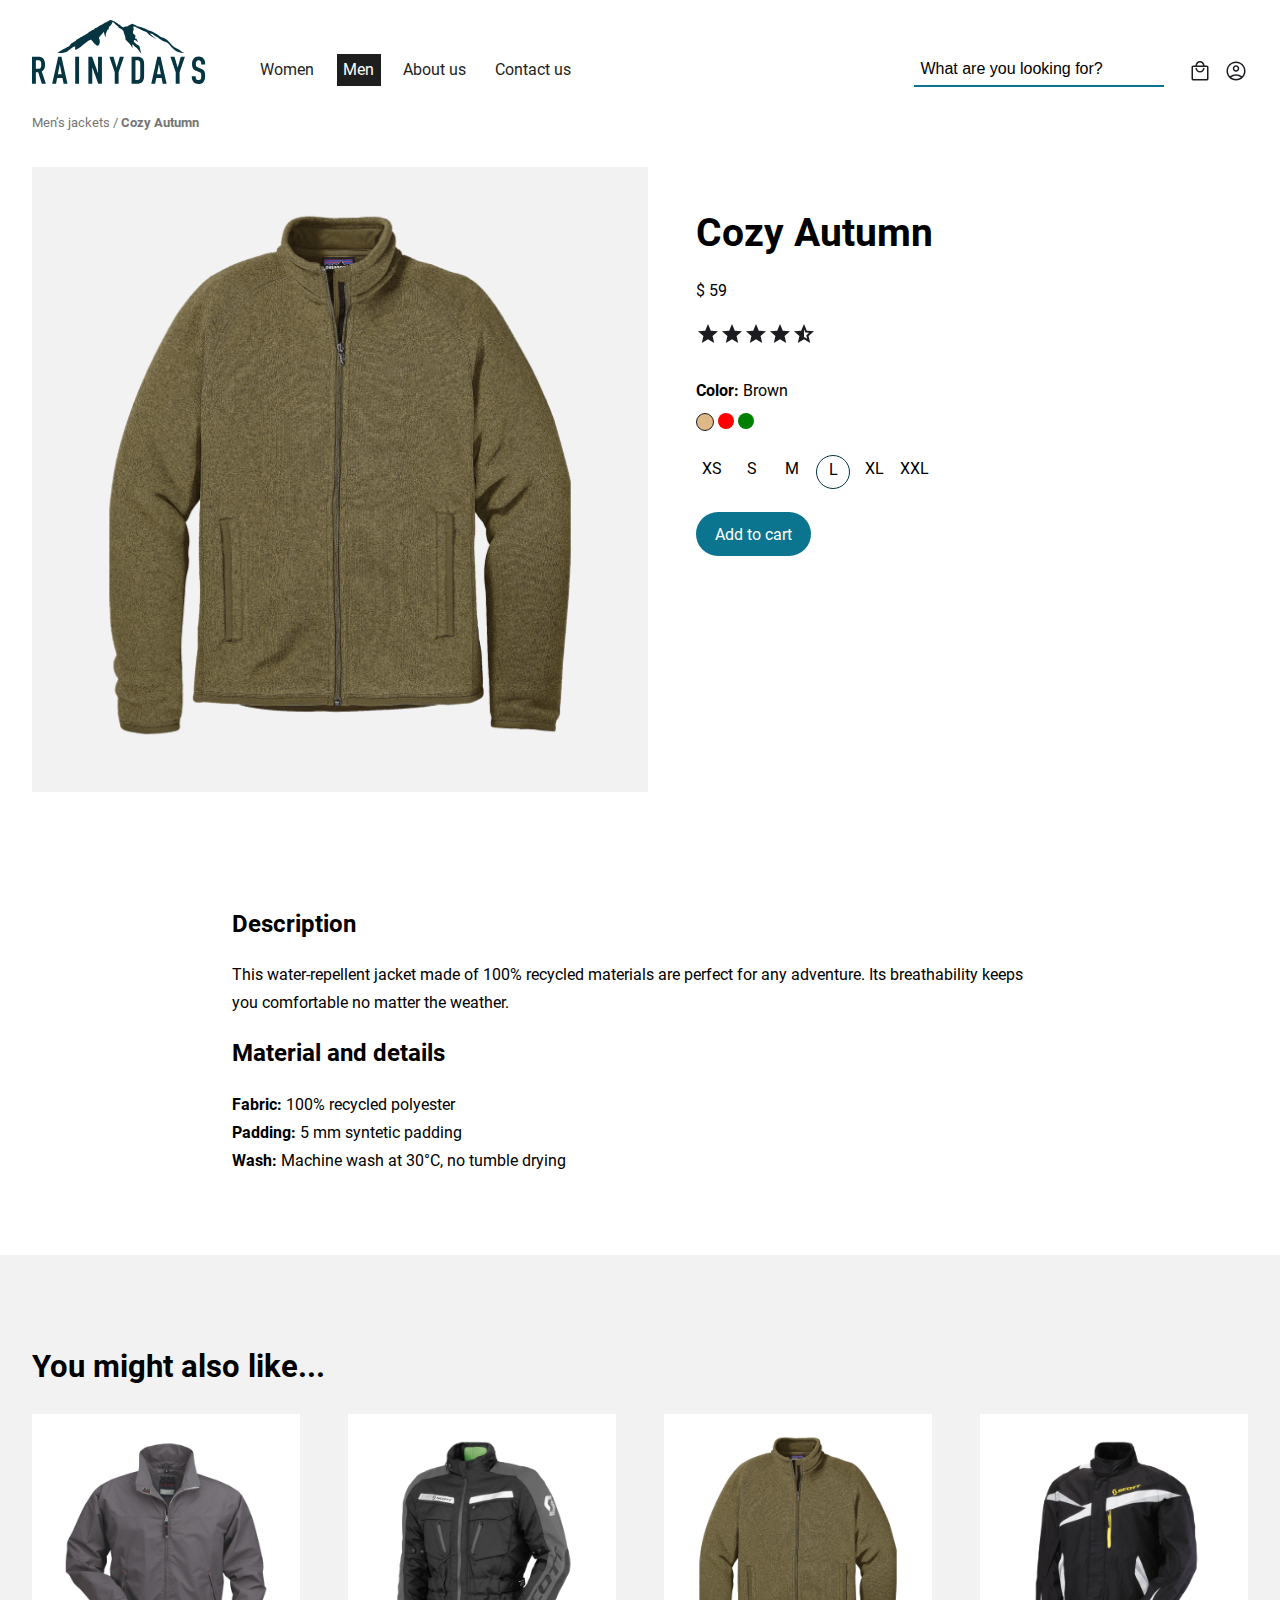
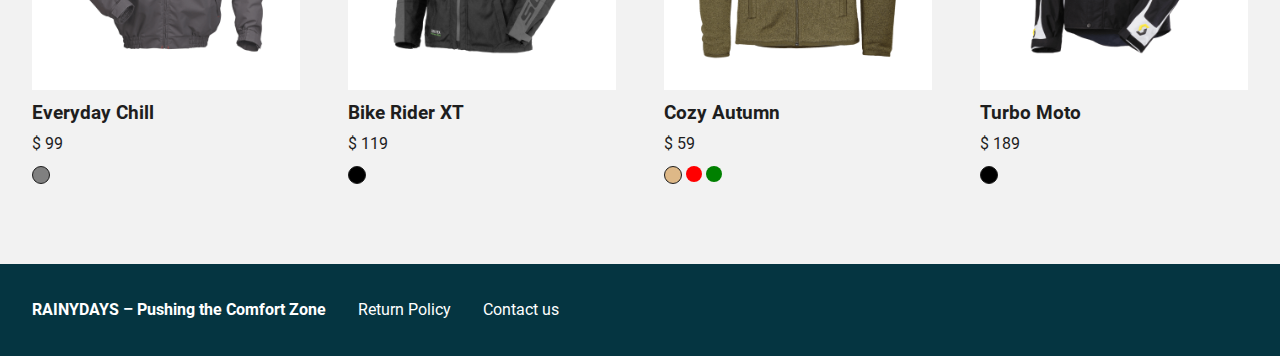
<file: cozy-autumn.html>
<!DOCTYPE html>
<html lang="en">
  <head>
    <meta charset="UTF-8" />
    <meta http-equiv="X-UA-Compatible" content="IE=edge" />
    <meta name="viewport" content="width=device-width, initial-scale=1.0" />
    <meta name="description" content="This water-repellent jacket made of 100% recycled materials are perfect for any adventure. Its breathability keeps you comfortable no matter the weather." />
    <meta name="keywords" content="RAINYDAYS, rain, jackets, waterproof">
    <title>Cozy Autumn | RAINYDAYS: Pushing the Comfort Zone</title>
    <link rel="stylesheet" href="css/style.css" />
    <script>
      (function(h,o,t,j,a,r){
          h.hj=h.hj||function(){(h.hj.q=h.hj.q||[]).push(arguments)};
          h._hjSettings={hjid:3413082,hjsv:6};
          a=o.getElementsByTagName('head')[0];
          r=o.createElement('script');r.async=1;
          r.src=t+h._hjSettings.hjid+j+h._hjSettings.hjsv;
          a.appendChild(r);
      })(window,document,'https://static.hotjar.com/c/hotjar-','.js?sv=');
    </script>
  </head>
  <body>
    <header>
      <div class="container">
        <div class="logo"><a href="index.html" aria-label="Go to the RAINYDAYS frontpage"><img src="images/rainydays.svg" alt="RAINYDAYS logo"></a></div>
        <input type="checkbox" id="burgermenu" />
        <label for="burgermenu"><img src="images/menu.svg" alt="Open menu"></label>
        <nav class="navbar">
          <ul>
            <li><a href="women.html">Women</a></li>
            <li class="active"><a href="men.html">Men</a></li>
            <li><a href="about.html">About us</a></li>
            <li><a href="contact.html">Contact us</a></li>
          </ul>
        </nav>
        <div class="search">
          <input type="search" value="What are you looking for?" aria-label="Search">
        </div>
        <div class="icons">
          <a href="#" title="Search" class="util-icon search-icon">
            <svg width="24" height="24" viewBox="0 0 24 24" fill="none" xmlns="http://www.w3.org/2000/svg">
            <mask id="mask0_231_77" style="mask-type:alpha" maskUnits="userSpaceOnUse" x="0" y="0" width="24" height="24">
            <rect width="24" height="24" fill="#D9D9D9"/>
            </mask>
            <g mask="url(#mask0_231_77)">
            <path d="M19.0249 20.05L13.2499 14.3C12.7499 14.7167 12.1749 15.0417 11.5249 15.275C10.8749 15.5083 10.2082 15.625 9.5249 15.625C7.80824 15.625 6.35824 15.0333 5.1749 13.85C3.99157 12.6667 3.3999 11.2167 3.3999 9.5C3.3999 7.8 3.99157 6.354 5.1749 5.162C6.35824 3.97067 7.80824 3.375 9.5249 3.375C11.2249 3.375 12.6666 3.96667 13.8499 5.15C15.0332 6.33333 15.6249 7.78333 15.6249 9.5C15.6249 10.2167 15.5082 10.9 15.2749 11.55C15.0416 12.2 14.7249 12.7667 14.3249 13.25L20.0999 19.025C20.2332 19.1583 20.2999 19.325 20.2999 19.525C20.2999 19.725 20.2249 19.9 20.0749 20.05C19.9249 20.2 19.7459 20.275 19.5379 20.275C19.3292 20.275 19.1582 20.2 19.0249 20.05ZM9.5249 14.125C10.8082 14.125 11.8959 13.675 12.7879 12.775C13.6792 11.875 14.1249 10.7833 14.1249 9.5C14.1249 8.21667 13.6792 7.125 12.7879 6.225C11.8959 5.325 10.8082 4.875 9.5249 4.875C8.2249 4.875 7.12924 5.325 6.2379 6.225C5.3459 7.125 4.8999 8.21667 4.8999 9.5C4.8999 10.7833 5.3459 11.875 6.2379 12.775C7.12924 13.675 8.2249 14.125 9.5249 14.125Z" fill="#1C1B1F"/>
            </g>
            </svg>              
          </a>
          <a href="checkout.html" title="Shopping bag" class="util-icon">
            <svg width="24" height="24" viewBox="0 0 24 24" fill="none" xmlns="http://www.w3.org/2000/svg">
            <mask id="mask0_7_436" style="mask-type:alpha" maskUnits="userSpaceOnUse" x="0" y="0" width="24" height="24">
            <rect width="24" height="24" fill="#D9D9D9"/>
            </mask>
            <g mask="url(#mask0_7_436)">
            <path d="M5.3 21.5C4.8 21.5 4.375 21.325 4.025 20.975C3.675 20.625 3.5 20.2 3.5 19.7V8.3C3.5 7.8 3.675 7.375 4.025 7.025C4.375 6.675 4.8 6.5 5.3 6.5H7.5C7.5 5.25 7.93733 4.18733 8.812 3.312C9.68733 2.43733 10.75 2 12 2C13.25 2 14.3127 2.43733 15.188 3.312C16.0627 4.18733 16.5 5.25 16.5 6.5H18.7C19.2 6.5 19.625 6.675 19.975 7.025C20.325 7.375 20.5 7.8 20.5 8.3V19.7C20.5 20.2 20.325 20.625 19.975 20.975C19.625 21.325 19.2 21.5 18.7 21.5H5.3ZM5.3 20H18.7C18.7667 20 18.8333 19.9667 18.9 19.9C18.9667 19.8333 19 19.7667 19 19.7V8.3C19 8.23333 18.9667 8.16667 18.9 8.1C18.8333 8.03333 18.7667 8 18.7 8H5.3C5.23333 8 5.16667 8.03333 5.1 8.1C5.03333 8.16667 5 8.23333 5 8.3V19.7C5 19.7667 5.03333 19.8333 5.1 19.9C5.16667 19.9667 5.23333 20 5.3 20ZM12 13.5C13.25 13.5 14.3127 13.0627 15.188 12.188C16.0627 11.3127 16.5 10.25 16.5 9H15C15 9.83333 14.7083 10.5417 14.125 11.125C13.5417 11.7083 12.8333 12 12 12C11.1667 12 10.4583 11.7083 9.875 11.125C9.29167 10.5417 9 9.83333 9 9H7.5C7.5 10.25 7.93733 11.3127 8.812 12.188C9.68733 13.0627 10.75 13.5 12 13.5ZM9 6.5H15C15 5.66667 14.7083 4.95833 14.125 4.375C13.5417 3.79167 12.8333 3.5 12 3.5C11.1667 3.5 10.4583 3.79167 9.875 4.375C9.29167 4.95833 9 5.66667 9 6.5Z" fill="#1C1B1F"/>
            </g>
            </svg>
          </a>
          <a href="#" title="Login" class="util-icon">
            <svg width="24" height="24" viewBox="0 0 24 24" fill="none" xmlns="http://www.w3.org/2000/svg">
            <mask id="mask0_7_439" style="mask-type:alpha" maskUnits="userSpaceOnUse" x="0" y="0" width="24" height="24">
            <rect width="24" height="24" fill="#D9D9D9"/>
            </mask>
            <g mask="url(#mask0_7_439)">
            <path d="M6.025 17.3C6.875 16.6667 7.8 16.1667 8.8 15.8C9.8 15.4333 10.8667 15.25 12 15.25C13.1333 15.25 14.2 15.4333 15.2 15.8C16.2 16.1667 17.125 16.6667 17.975 17.3C18.5917 16.6167 19.0833 15.825 19.45 14.925C19.8167 14.025 20 13.05 20 12C20 9.78333 19.221 7.89567 17.663 6.337C16.1043 4.779 14.2167 4 12 4C9.78333 4 7.896 4.779 6.338 6.337C4.77933 7.89567 4 9.78333 4 12C4 13.05 4.18333 14.025 4.55 14.925C4.91667 15.825 5.40833 16.6167 6.025 17.3ZM12 12.75C11.0833 12.75 10.3127 12.4373 9.688 11.812C9.06267 11.1873 8.75 10.4167 8.75 9.5C8.75 8.58333 9.06267 7.81267 9.688 7.188C10.3127 6.56267 11.0833 6.25 12 6.25C12.9167 6.25 13.6873 6.56267 14.312 7.188C14.9373 7.81267 15.25 8.58333 15.25 9.5C15.25 10.4167 14.9373 11.1873 14.312 11.812C13.6873 12.4373 12.9167 12.75 12 12.75ZM12 21.5C10.6833 21.5 9.446 21.25 8.288 20.75C7.12933 20.25 6.125 19.575 5.275 18.725C4.425 17.875 3.75 16.8707 3.25 15.712C2.75 14.554 2.5 13.3167 2.5 12C2.5 10.6833 2.75 9.44567 3.25 8.287C3.75 7.129 4.425 6.125 5.275 5.275C6.125 4.425 7.12933 3.75 8.288 3.25C9.446 2.75 10.6833 2.5 12 2.5C13.3167 2.5 14.5543 2.75 15.713 3.25C16.871 3.75 17.875 4.425 18.725 5.275C19.575 6.125 20.25 7.129 20.75 8.287C21.25 9.44567 21.5 10.6833 21.5 12C21.5 13.3167 21.25 14.554 20.75 15.712C20.25 16.8707 19.575 17.875 18.725 18.725C17.875 19.575 16.871 20.25 15.713 20.75C14.5543 21.25 13.3167 21.5 12 21.5ZM12 20C12.9 20 13.771 19.854 14.613 19.562C15.4543 19.2707 16.2 18.8667 16.85 18.35C16.2 17.85 15.4623 17.4583 14.637 17.175C13.8123 16.8917 12.9333 16.75 12 16.75C11.0667 16.75 10.1877 16.8877 9.363 17.163C8.53767 17.4377 7.8 17.8333 7.15 18.35C7.8 18.8667 8.54567 19.2707 9.387 19.562C10.229 19.854 11.1 20 12 20ZM12 11.25C12.5 11.25 12.9167 11.0833 13.25 10.75C13.5833 10.4167 13.75 10 13.75 9.5C13.75 9 13.5833 8.58333 13.25 8.25C12.9167 7.91667 12.5 7.75 12 7.75C11.5 7.75 11.0833 7.91667 10.75 8.25C10.4167 8.58333 10.25 9 10.25 9.5C10.25 10 10.4167 10.4167 10.75 10.75C11.0833 11.0833 11.5 11.25 12 11.25Z" fill="#1C1B1F"/>
            </g>
            </svg>
          </a>
        </div>
      </div>
    </header>
    <main>
      <div class="container breadcrumbs font-size-7">
        <span><a href="men.html">Men’s jackets</a>  /  <strong>Cozy Autumn</strong></span>
      </div>
      <div class="container product v-pad-2">
        <div class="product-image">
          <img src="images/jackets/jacket-7.png" alt="The Xtreme Xplorer 3000 jacket">
        </div>
        <div class="product-info">
          <h1 class="font-size-2">Cozy Autumn</h1>
          <p>$ 59</p>
          <div class="stars">
            <img src="images/star.svg" alt="1st star rating. Icon.">
            <img src="images/star.svg" alt="2nd star rating. Icon.">
            <img src="images/star.svg" alt="3rd star rating. Icon.">
            <img src="images/star.svg" alt="4th rating star. Icon.">
            <img src="images/star_half.svg" alt="5th rating star. Icon.">
          </div>
          <p class="color-text"><strong>Color:</strong> Brown</p>
          <div class="colors">
            <div class="color brown chosen"></div>
            <div class="color red"></div>
            <div class="color green"></div>
          </div>
          <ul class="sizes">
            <li>XS</li>
            <li>S</li>
            <li>M</li>
            <li class="active">L</li>
            <li>XL</li>
            <li>XXL</li>
          </ul>
          <a href="checkout.html" class="btn dark">Add to cart</a>
        </div>
      </div>
      <div class="container product-description v-pad-4">
        <h2>Description</h2>
        <p>This water-repellent jacket made of 100% recycled materials are perfect for any adventure. Its breathability keeps you comfortable no matter the weather.</p>
        <h2>Material and details</h2>
        <p><strong>Fabric:</strong> 100% recycled polyester<br>
        <strong>Padding:</strong> 5 mm syntetic padding<br>
        <strong>Wash:</strong> Machine wash at 30°C, no tumble drying</p>
      </div>
      <section class="products related v-pad-4">
        <div class="container">
          <h2 class="font-size-3">You might also like...</h2>
          <div class="product-gallery">
            <div class="item">
              <a href="#">
                <div class="item-img">
                  <img src="images/jackets/jacket-5.png" alt="The Everyday Chill jacket">
                </div>
               <h3>Everyday Chill</h3>
                <p>$ 99</p>
                <div class="colors">
                 <div class="color gray chosen"></div>
               </div>
              </a>
            </div>
            <div class="item">
              <a href="#">
                <div class="item-img">
                  <img src="images/jackets/jacket-6.png" alt="The Bike Rider XT jacket">
                </div>
                <h3>Bike Rider XT</h3>
                <p>$ 119</p>
                <div class="colors">
                  <div class="color black chosen"></div>
                </div>
              </a>
            </div>
            <div class="item">
              <a href="#">
                <div class="item-img">
                  <img src="images/jackets/jacket-7.png" alt="The Cozy Autumn jacket">
                </div>
                <h3>Cozy Autumn</h3>
                <p>$ 59</p>
                <div class="colors">
                  <div class="color brown chosen"></div>
                  <div class="color red"></div>
                  <div class="color green"></div>
                </div>
              </a>
            </div>
            <div class="item">
              <a href="#">
                <div class="item-img">
                  <img src="images/jackets/jacket-4.png" alt="The Turbo Moto jacket">
                </div>
                <h3>Turbo Moto</h3>
                <p>$ 189</p>
                <div class="colors">
                  <div class="color black chosen"></div>
                </div>
              </a>
            </div>
          </div>
        </div>
      </section>
    </main>
    <footer>
      <div class="footer-grid">
        <div class="footer-col-1"><strong>RAINYDAYS – Pushing the Comfort Zone</strong></div>
        <div class="footer-col-2"><a href="">Return Policy</a></div>
        <div class="footer-col-3"><a href="contact.html">Contact us</a></div>
    </div>
    </footer>
  </body>
</html>
</file>
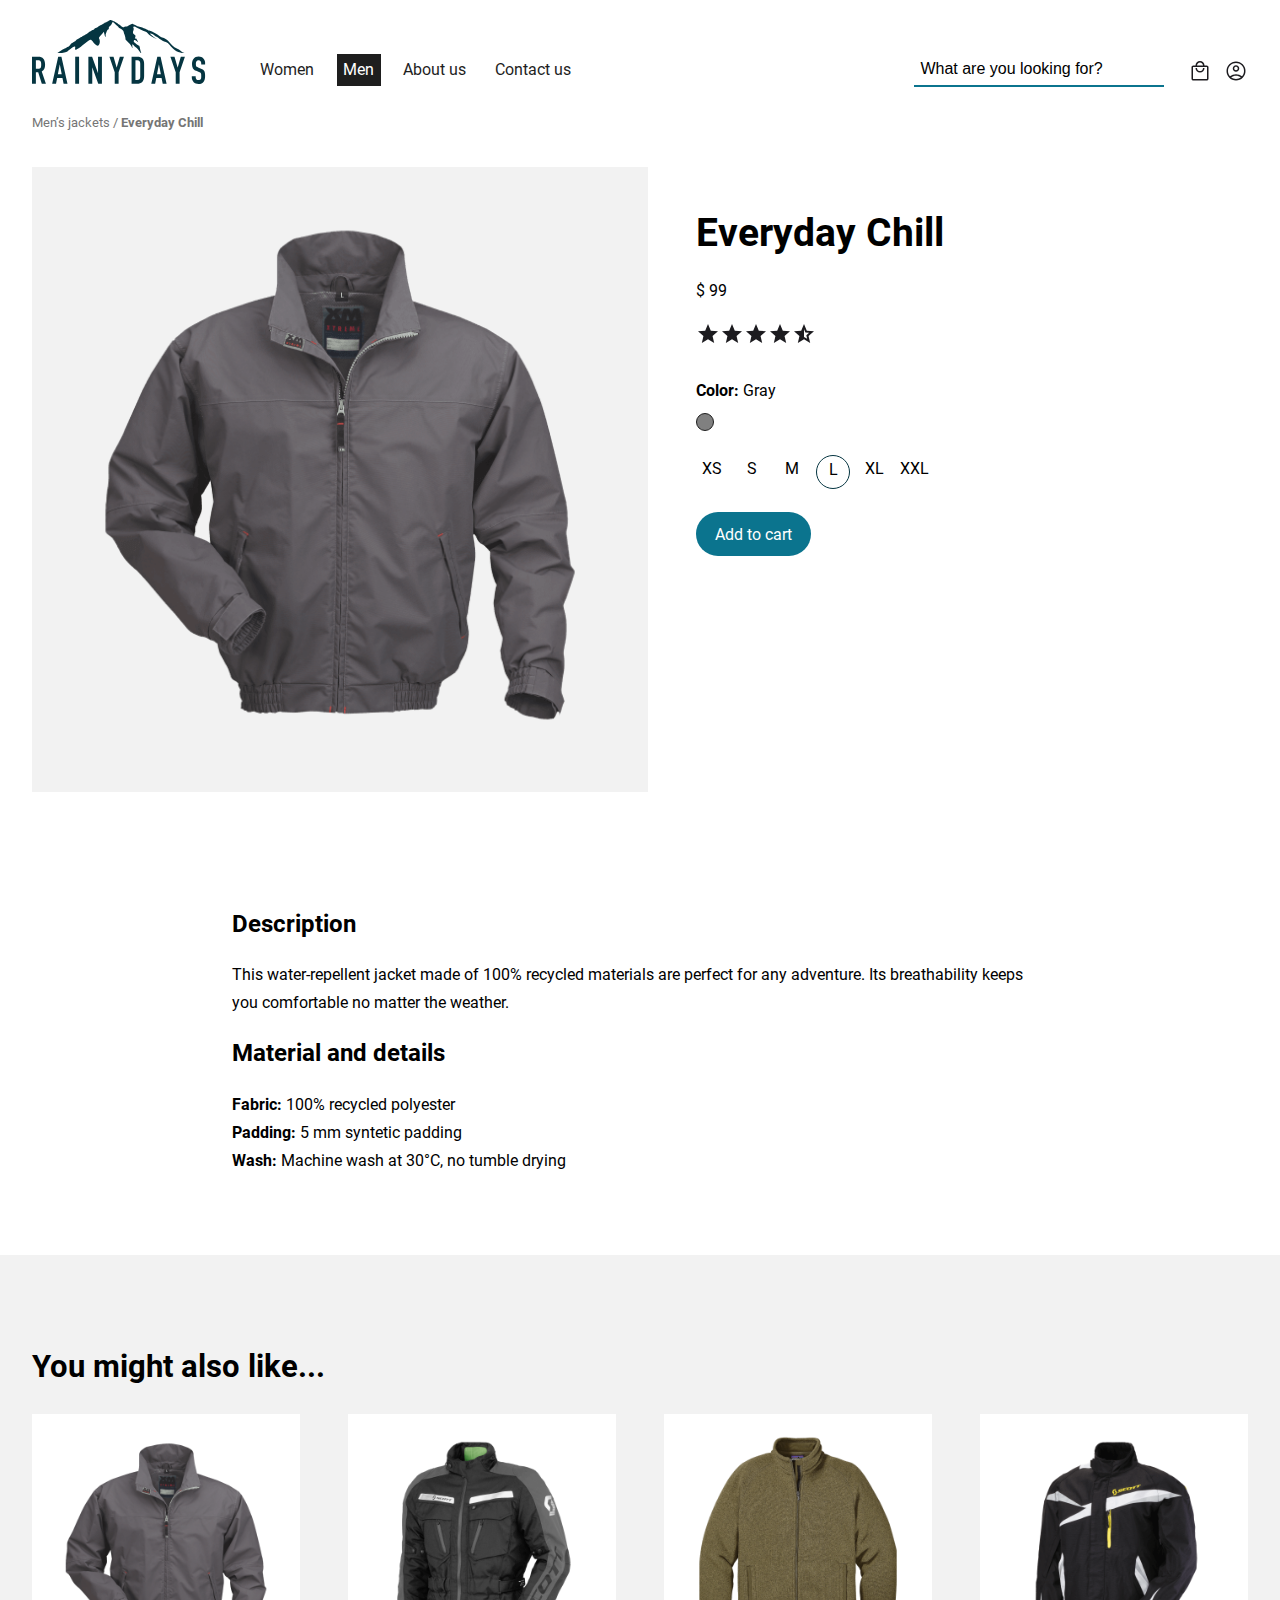
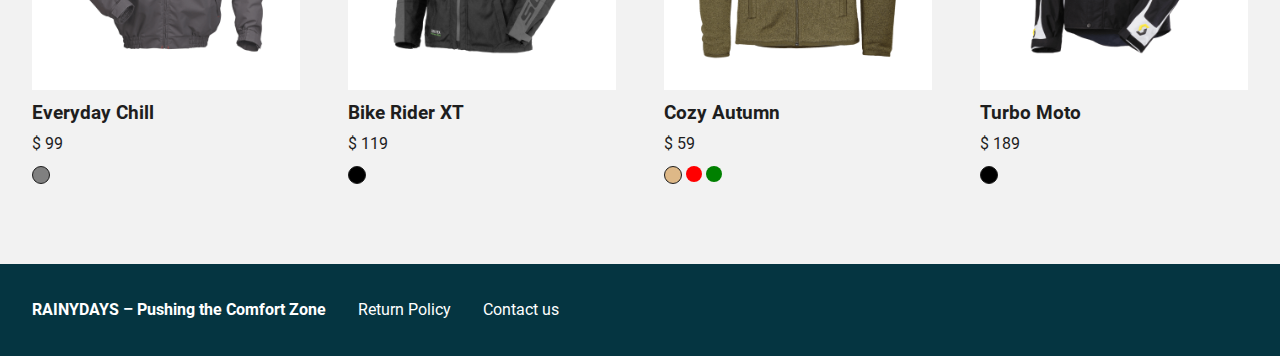
<file: everyday-chill.html>
<!DOCTYPE html>
<html lang="en">
  <head>
    <meta charset="UTF-8" />
    <meta http-equiv="X-UA-Compatible" content="IE=edge" />
    <meta name="viewport" content="width=device-width, initial-scale=1.0" />
    <meta name="description" content="This water-repellent jacket made of 100% recycled materials are perfect for any adventure. Its breathability keeps you comfortable no matter the weather." />
    <meta name="keywords" content="RAINYDAYS, rain, jackets, waterproof">
    <title>Everyday Chill | RAINYDAYS: Pushing the Comfort Zone</title>
    <link rel="stylesheet" href="css/style.css" />
    <script>
      (function(h,o,t,j,a,r){
          h.hj=h.hj||function(){(h.hj.q=h.hj.q||[]).push(arguments)};
          h._hjSettings={hjid:3413082,hjsv:6};
          a=o.getElementsByTagName('head')[0];
          r=o.createElement('script');r.async=1;
          r.src=t+h._hjSettings.hjid+j+h._hjSettings.hjsv;
          a.appendChild(r);
      })(window,document,'https://static.hotjar.com/c/hotjar-','.js?sv=');
    </script>
  </head>
  <body>
    <header>
      <div class="container">
        <div class="logo"><a href="index.html" aria-label="Go to the RAINYDAYS frontpage"><img src="images/rainydays.svg" alt="RAINYDAYS logo"></a></div>
        <input type="checkbox" id="burgermenu" />
        <label for="burgermenu"><img src="images/menu.svg" alt="Open menu"></label>
        <nav class="navbar">
          <ul>
            <li><a href="women.html">Women</a></li>
            <li class="active"><a href="men.html">Men</a></li>
            <li><a href="about.html">About us</a></li>
            <li><a href="contact.html">Contact us</a></li>
          </ul>
        </nav>
        <div class="search">
          <input type="search" value="What are you looking for?" aria-label="Search">
        </div>
        <div class="icons">
          <a href="#" title="Search" class="util-icon search-icon">
            <svg width="24" height="24" viewBox="0 0 24 24" fill="none" xmlns="http://www.w3.org/2000/svg">
            <mask id="mask0_231_77" style="mask-type:alpha" maskUnits="userSpaceOnUse" x="0" y="0" width="24" height="24">
            <rect width="24" height="24" fill="#D9D9D9"/>
            </mask>
            <g mask="url(#mask0_231_77)">
            <path d="M19.0249 20.05L13.2499 14.3C12.7499 14.7167 12.1749 15.0417 11.5249 15.275C10.8749 15.5083 10.2082 15.625 9.5249 15.625C7.80824 15.625 6.35824 15.0333 5.1749 13.85C3.99157 12.6667 3.3999 11.2167 3.3999 9.5C3.3999 7.8 3.99157 6.354 5.1749 5.162C6.35824 3.97067 7.80824 3.375 9.5249 3.375C11.2249 3.375 12.6666 3.96667 13.8499 5.15C15.0332 6.33333 15.6249 7.78333 15.6249 9.5C15.6249 10.2167 15.5082 10.9 15.2749 11.55C15.0416 12.2 14.7249 12.7667 14.3249 13.25L20.0999 19.025C20.2332 19.1583 20.2999 19.325 20.2999 19.525C20.2999 19.725 20.2249 19.9 20.0749 20.05C19.9249 20.2 19.7459 20.275 19.5379 20.275C19.3292 20.275 19.1582 20.2 19.0249 20.05ZM9.5249 14.125C10.8082 14.125 11.8959 13.675 12.7879 12.775C13.6792 11.875 14.1249 10.7833 14.1249 9.5C14.1249 8.21667 13.6792 7.125 12.7879 6.225C11.8959 5.325 10.8082 4.875 9.5249 4.875C8.2249 4.875 7.12924 5.325 6.2379 6.225C5.3459 7.125 4.8999 8.21667 4.8999 9.5C4.8999 10.7833 5.3459 11.875 6.2379 12.775C7.12924 13.675 8.2249 14.125 9.5249 14.125Z" fill="#1C1B1F"/>
            </g>
            </svg>              
          </a>
          <a href="checkout.html" title="Shopping bag" class="util-icon">
            <svg width="24" height="24" viewBox="0 0 24 24" fill="none" xmlns="http://www.w3.org/2000/svg">
            <mask id="mask0_7_436" style="mask-type:alpha" maskUnits="userSpaceOnUse" x="0" y="0" width="24" height="24">
            <rect width="24" height="24" fill="#D9D9D9"/>
            </mask>
            <g mask="url(#mask0_7_436)">
            <path d="M5.3 21.5C4.8 21.5 4.375 21.325 4.025 20.975C3.675 20.625 3.5 20.2 3.5 19.7V8.3C3.5 7.8 3.675 7.375 4.025 7.025C4.375 6.675 4.8 6.5 5.3 6.5H7.5C7.5 5.25 7.93733 4.18733 8.812 3.312C9.68733 2.43733 10.75 2 12 2C13.25 2 14.3127 2.43733 15.188 3.312C16.0627 4.18733 16.5 5.25 16.5 6.5H18.7C19.2 6.5 19.625 6.675 19.975 7.025C20.325 7.375 20.5 7.8 20.5 8.3V19.7C20.5 20.2 20.325 20.625 19.975 20.975C19.625 21.325 19.2 21.5 18.7 21.5H5.3ZM5.3 20H18.7C18.7667 20 18.8333 19.9667 18.9 19.9C18.9667 19.8333 19 19.7667 19 19.7V8.3C19 8.23333 18.9667 8.16667 18.9 8.1C18.8333 8.03333 18.7667 8 18.7 8H5.3C5.23333 8 5.16667 8.03333 5.1 8.1C5.03333 8.16667 5 8.23333 5 8.3V19.7C5 19.7667 5.03333 19.8333 5.1 19.9C5.16667 19.9667 5.23333 20 5.3 20ZM12 13.5C13.25 13.5 14.3127 13.0627 15.188 12.188C16.0627 11.3127 16.5 10.25 16.5 9H15C15 9.83333 14.7083 10.5417 14.125 11.125C13.5417 11.7083 12.8333 12 12 12C11.1667 12 10.4583 11.7083 9.875 11.125C9.29167 10.5417 9 9.83333 9 9H7.5C7.5 10.25 7.93733 11.3127 8.812 12.188C9.68733 13.0627 10.75 13.5 12 13.5ZM9 6.5H15C15 5.66667 14.7083 4.95833 14.125 4.375C13.5417 3.79167 12.8333 3.5 12 3.5C11.1667 3.5 10.4583 3.79167 9.875 4.375C9.29167 4.95833 9 5.66667 9 6.5Z" fill="#1C1B1F"/>
            </g>
            </svg>
          </a>
          <a href="#" title="Login" class="util-icon">
            <svg width="24" height="24" viewBox="0 0 24 24" fill="none" xmlns="http://www.w3.org/2000/svg">
            <mask id="mask0_7_439" style="mask-type:alpha" maskUnits="userSpaceOnUse" x="0" y="0" width="24" height="24">
            <rect width="24" height="24" fill="#D9D9D9"/>
            </mask>
            <g mask="url(#mask0_7_439)">
            <path d="M6.025 17.3C6.875 16.6667 7.8 16.1667 8.8 15.8C9.8 15.4333 10.8667 15.25 12 15.25C13.1333 15.25 14.2 15.4333 15.2 15.8C16.2 16.1667 17.125 16.6667 17.975 17.3C18.5917 16.6167 19.0833 15.825 19.45 14.925C19.8167 14.025 20 13.05 20 12C20 9.78333 19.221 7.89567 17.663 6.337C16.1043 4.779 14.2167 4 12 4C9.78333 4 7.896 4.779 6.338 6.337C4.77933 7.89567 4 9.78333 4 12C4 13.05 4.18333 14.025 4.55 14.925C4.91667 15.825 5.40833 16.6167 6.025 17.3ZM12 12.75C11.0833 12.75 10.3127 12.4373 9.688 11.812C9.06267 11.1873 8.75 10.4167 8.75 9.5C8.75 8.58333 9.06267 7.81267 9.688 7.188C10.3127 6.56267 11.0833 6.25 12 6.25C12.9167 6.25 13.6873 6.56267 14.312 7.188C14.9373 7.81267 15.25 8.58333 15.25 9.5C15.25 10.4167 14.9373 11.1873 14.312 11.812C13.6873 12.4373 12.9167 12.75 12 12.75ZM12 21.5C10.6833 21.5 9.446 21.25 8.288 20.75C7.12933 20.25 6.125 19.575 5.275 18.725C4.425 17.875 3.75 16.8707 3.25 15.712C2.75 14.554 2.5 13.3167 2.5 12C2.5 10.6833 2.75 9.44567 3.25 8.287C3.75 7.129 4.425 6.125 5.275 5.275C6.125 4.425 7.12933 3.75 8.288 3.25C9.446 2.75 10.6833 2.5 12 2.5C13.3167 2.5 14.5543 2.75 15.713 3.25C16.871 3.75 17.875 4.425 18.725 5.275C19.575 6.125 20.25 7.129 20.75 8.287C21.25 9.44567 21.5 10.6833 21.5 12C21.5 13.3167 21.25 14.554 20.75 15.712C20.25 16.8707 19.575 17.875 18.725 18.725C17.875 19.575 16.871 20.25 15.713 20.75C14.5543 21.25 13.3167 21.5 12 21.5ZM12 20C12.9 20 13.771 19.854 14.613 19.562C15.4543 19.2707 16.2 18.8667 16.85 18.35C16.2 17.85 15.4623 17.4583 14.637 17.175C13.8123 16.8917 12.9333 16.75 12 16.75C11.0667 16.75 10.1877 16.8877 9.363 17.163C8.53767 17.4377 7.8 17.8333 7.15 18.35C7.8 18.8667 8.54567 19.2707 9.387 19.562C10.229 19.854 11.1 20 12 20ZM12 11.25C12.5 11.25 12.9167 11.0833 13.25 10.75C13.5833 10.4167 13.75 10 13.75 9.5C13.75 9 13.5833 8.58333 13.25 8.25C12.9167 7.91667 12.5 7.75 12 7.75C11.5 7.75 11.0833 7.91667 10.75 8.25C10.4167 8.58333 10.25 9 10.25 9.5C10.25 10 10.4167 10.4167 10.75 10.75C11.0833 11.0833 11.5 11.25 12 11.25Z" fill="#1C1B1F"/>
            </g>
            </svg>
          </a>
        </div>
      </div>
    </header>
    <main>
      <div class="container breadcrumbs font-size-7">
        <span><a href="men.html">Men’s jackets</a>  /  <strong>Everyday Chill</strong></span>
      </div>
      <div class="container product v-pad-2">
        <div class="product-image">
          <img src="images/jackets/jacket-5.png" alt="The Xtreme Xplorer 3000 jacket">
        </div>
        <div class="product-info">
          <h1 class="font-size-2">Everyday Chill</h1>
          <p>$ 99</p>
          <div class="stars">
            <img src="images/star.svg" alt="1st star rating. Icon.">
            <img src="images/star.svg" alt="2nd star rating. Icon.">
            <img src="images/star.svg" alt="3rd star rating. Icon.">
            <img src="images/star.svg" alt="4th rating star. Icon.">
            <img src="images/star_half.svg" alt="5th rating star. Icon.">
          </div>
          <p class="color-text"><strong>Color:</strong> Gray</p>
          <div class="colors">
            <div class="color gray chosen"></div>
          </div>
          <ul class="sizes">
            <li>XS</li>
            <li>S</li>
            <li>M</li>
            <li class="active">L</li>
            <li>XL</li>
            <li>XXL</li>
          </ul>
          <a href="checkout.html" class="btn dark">Add to cart</a>
        </div>
      </div>
      <div class="container product-description v-pad-4">
        <h2>Description</h2>
        <p>This water-repellent jacket made of 100% recycled materials are perfect for any adventure. Its breathability keeps you comfortable no matter the weather.</p>
        <h2>Material and details</h2>
        <p><strong>Fabric:</strong> 100% recycled polyester<br>
        <strong>Padding:</strong> 5 mm syntetic padding<br>
        <strong>Wash:</strong> Machine wash at 30°C, no tumble drying</p>
      </div>
      <section class="products related v-pad-4">
        <div class="container">
          <h2 class="font-size-3">You might also like...</h2>
          <div class="product-gallery">
            <div class="item">
              <a href="#">
                <div class="item-img">
                  <img src="images/jackets/jacket-5.png" alt="The Everyday Chill jacket">
                </div>
               <h3>Everyday Chill</h3>
                <p>$ 99</p>
                <div class="colors">
                  <div class="color gray chosen"></div>
                </div>
              </a>
            </div>
            <div class="item">
              <a href="#">
                <div class="item-img">
                  <img src="images/jackets/jacket-6.png" alt="The Bike Rider XT jacket">
                </div>
                <h3>Bike Rider XT</h3>
                <p>$ 119</p>
                <div class="colors">
                  <div class="color black chosen"></div>
                </div>
              </a>
            </div>
            <div class="item">
              <a href="#">
                <div class="item-img">
                  <img src="images/jackets/jacket-7.png" alt="The Cozy Autumn jacket">
                </div>
                <h3>Cozy Autumn</h3>
                <p>$ 59</p>
                <div class="colors">
                  <div class="color brown chosen"></div>
                  <div class="color red"></div>
                  <div class="color green"></div>
                </div>
              </a>
            </div>
            <div class="item">
              <a href="#">
                <div class="item-img">
                  <img src="images/jackets/jacket-4.png" alt="The Turbo Moto jacket">
                </div>
                <h3>Turbo Moto</h3>
                <p>$ 189</p>
                <div class="colors">
                  <div class="color black chosen"></div>
                </div>
              </a>
            </div>
          </div>
        </div>
      </section>
    </main>
    <footer>
      <div class="footer-grid">
        <div class="footer-col-1"><strong>RAINYDAYS – Pushing the Comfort Zone</strong></div>
        <div class="footer-col-2"><a href="">Return Policy</a></div>
        <div class="footer-col-3"><a href="contact.html">Contact us</a></div>
    </div>
    </footer>
  </body>
</html>
</file>
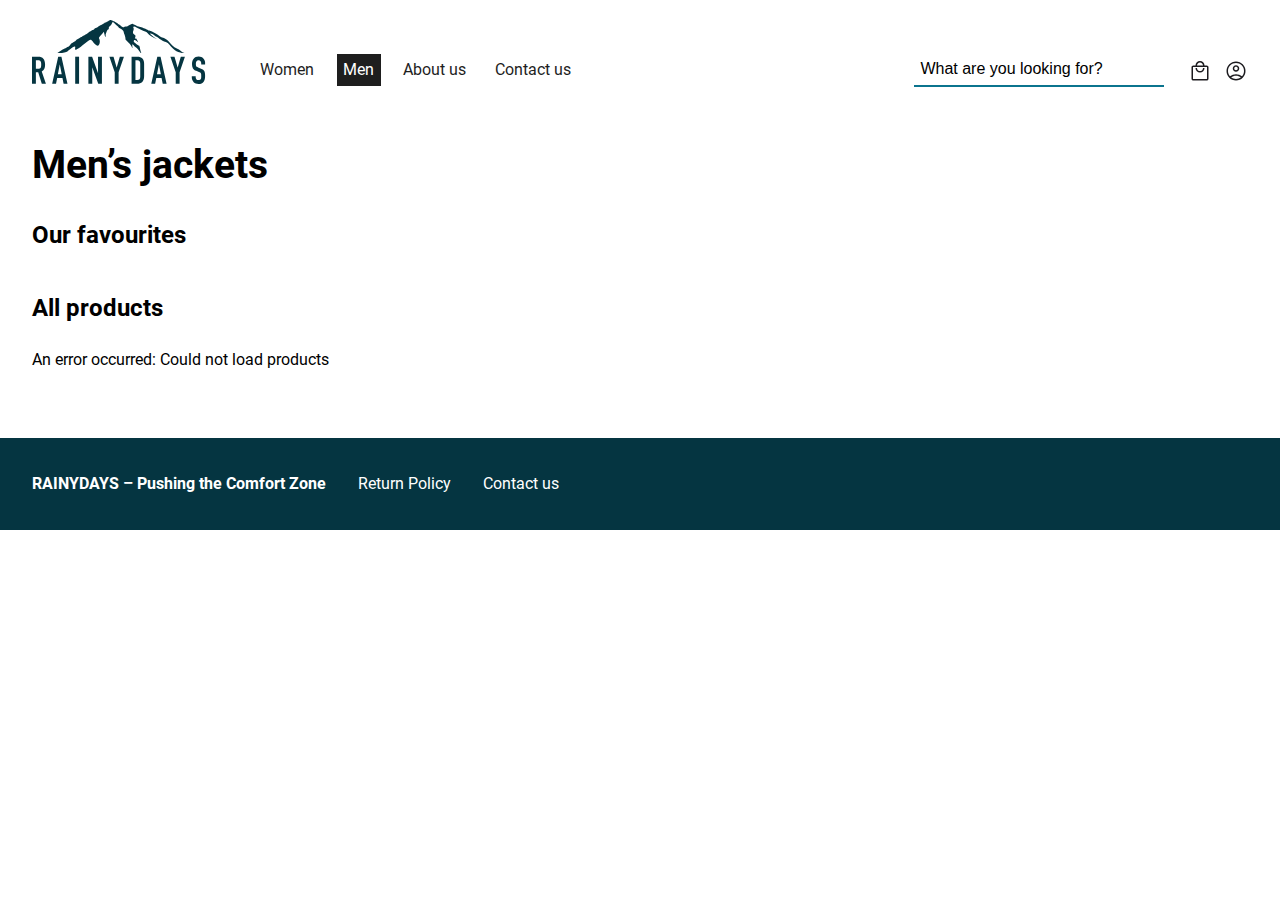
<file: men.html>
<!DOCTYPE html>
<html lang="en">
  <head>
    <meta charset="UTF-8" />
    <meta http-equiv="X-UA-Compatible" content="IE=edge" />
    <meta name="viewport" content="width=device-width, initial-scale=1.0" />
    <meta name="description" content="We offer quality rain jackets for men at a reasonable price" />
    <meta name="keywords" content="RAINYDAYS, rain, jackets, waterproof">
    <title>Men's jackets | RAINYDAYS: Pushing the Comfort Zone</title>
    <link rel="stylesheet" href="css/style.css" />
    <script>
      (function(h,o,t,j,a,r){
          h.hj=h.hj||function(){(h.hj.q=h.hj.q||[]).push(arguments)};
          h._hjSettings={hjid:3413082,hjsv:6};
          a=o.getElementsByTagName('head')[0];
          r=o.createElement('script');r.async=1;
          r.src=t+h._hjSettings.hjid+j+h._hjSettings.hjsv;
          a.appendChild(r);
      })(window,document,'https://static.hotjar.com/c/hotjar-','.js?sv=');
    </script>
  </head>
  <body>
    <header>
      <div class="container">
        <div class="logo"><a href="index.html" aria-label="Go to the RAINYDAYS frontpage"><img src="images/rainydays.svg" alt="RAINYDAYS logo"></a></div>
        <input type="checkbox" id="burgermenu" />
        <label for="burgermenu"><img src="images/menu.svg" alt="Open menu"></label>
        <nav class="navbar">
          <ul>
            <li><a href="women.html">Women</a></li>
            <li class="active"><a href="men.html">Men</a></li>
            <li><a href="about.html">About us</a></li>
            <li><a href="contact.html">Contact us</a></li>
          </ul>
        </nav>
        <div class="search">
          <input type="search" value="What are you looking for?" aria-label="Search">
        </div>
        <div class="icons">
          <a href="#" title="Search" class="util-icon search-icon">
            <svg width="24" height="24" viewBox="0 0 24 24" fill="none" xmlns="http://www.w3.org/2000/svg">
            <mask id="mask0_231_77" style="mask-type:alpha" maskUnits="userSpaceOnUse" x="0" y="0" width="24" height="24">
            <rect width="24" height="24" fill="#D9D9D9"/>
            </mask>
            <g mask="url(#mask0_231_77)">
            <path d="M19.0249 20.05L13.2499 14.3C12.7499 14.7167 12.1749 15.0417 11.5249 15.275C10.8749 15.5083 10.2082 15.625 9.5249 15.625C7.80824 15.625 6.35824 15.0333 5.1749 13.85C3.99157 12.6667 3.3999 11.2167 3.3999 9.5C3.3999 7.8 3.99157 6.354 5.1749 5.162C6.35824 3.97067 7.80824 3.375 9.5249 3.375C11.2249 3.375 12.6666 3.96667 13.8499 5.15C15.0332 6.33333 15.6249 7.78333 15.6249 9.5C15.6249 10.2167 15.5082 10.9 15.2749 11.55C15.0416 12.2 14.7249 12.7667 14.3249 13.25L20.0999 19.025C20.2332 19.1583 20.2999 19.325 20.2999 19.525C20.2999 19.725 20.2249 19.9 20.0749 20.05C19.9249 20.2 19.7459 20.275 19.5379 20.275C19.3292 20.275 19.1582 20.2 19.0249 20.05ZM9.5249 14.125C10.8082 14.125 11.8959 13.675 12.7879 12.775C13.6792 11.875 14.1249 10.7833 14.1249 9.5C14.1249 8.21667 13.6792 7.125 12.7879 6.225C11.8959 5.325 10.8082 4.875 9.5249 4.875C8.2249 4.875 7.12924 5.325 6.2379 6.225C5.3459 7.125 4.8999 8.21667 4.8999 9.5C4.8999 10.7833 5.3459 11.875 6.2379 12.775C7.12924 13.675 8.2249 14.125 9.5249 14.125Z" fill="#1C1B1F"/>
            </g>
            </svg>              
          </a>
          <a href="checkout.html" title="Shopping bag" class="util-icon">
            <svg width="24" height="24" viewBox="0 0 24 24" fill="none" xmlns="http://www.w3.org/2000/svg">
            <mask id="mask0_7_436" style="mask-type:alpha" maskUnits="userSpaceOnUse" x="0" y="0" width="24" height="24">
            <rect width="24" height="24" fill="#D9D9D9"/>
            </mask>
            <g mask="url(#mask0_7_436)">
            <path d="M5.3 21.5C4.8 21.5 4.375 21.325 4.025 20.975C3.675 20.625 3.5 20.2 3.5 19.7V8.3C3.5 7.8 3.675 7.375 4.025 7.025C4.375 6.675 4.8 6.5 5.3 6.5H7.5C7.5 5.25 7.93733 4.18733 8.812 3.312C9.68733 2.43733 10.75 2 12 2C13.25 2 14.3127 2.43733 15.188 3.312C16.0627 4.18733 16.5 5.25 16.5 6.5H18.7C19.2 6.5 19.625 6.675 19.975 7.025C20.325 7.375 20.5 7.8 20.5 8.3V19.7C20.5 20.2 20.325 20.625 19.975 20.975C19.625 21.325 19.2 21.5 18.7 21.5H5.3ZM5.3 20H18.7C18.7667 20 18.8333 19.9667 18.9 19.9C18.9667 19.8333 19 19.7667 19 19.7V8.3C19 8.23333 18.9667 8.16667 18.9 8.1C18.8333 8.03333 18.7667 8 18.7 8H5.3C5.23333 8 5.16667 8.03333 5.1 8.1C5.03333 8.16667 5 8.23333 5 8.3V19.7C5 19.7667 5.03333 19.8333 5.1 19.9C5.16667 19.9667 5.23333 20 5.3 20ZM12 13.5C13.25 13.5 14.3127 13.0627 15.188 12.188C16.0627 11.3127 16.5 10.25 16.5 9H15C15 9.83333 14.7083 10.5417 14.125 11.125C13.5417 11.7083 12.8333 12 12 12C11.1667 12 10.4583 11.7083 9.875 11.125C9.29167 10.5417 9 9.83333 9 9H7.5C7.5 10.25 7.93733 11.3127 8.812 12.188C9.68733 13.0627 10.75 13.5 12 13.5ZM9 6.5H15C15 5.66667 14.7083 4.95833 14.125 4.375C13.5417 3.79167 12.8333 3.5 12 3.5C11.1667 3.5 10.4583 3.79167 9.875 4.375C9.29167 4.95833 9 5.66667 9 6.5Z" fill="#1C1B1F"/>
            </g>
            </svg>
          </a>
          <a href="#" title="Login" class="util-icon">
            <svg width="24" height="24" viewBox="0 0 24 24" fill="none" xmlns="http://www.w3.org/2000/svg">
            <mask id="mask0_7_439" style="mask-type:alpha" maskUnits="userSpaceOnUse" x="0" y="0" width="24" height="24">
            <rect width="24" height="24" fill="#D9D9D9"/>
            </mask>
            <g mask="url(#mask0_7_439)">
            <path d="M6.025 17.3C6.875 16.6667 7.8 16.1667 8.8 15.8C9.8 15.4333 10.8667 15.25 12 15.25C13.1333 15.25 14.2 15.4333 15.2 15.8C16.2 16.1667 17.125 16.6667 17.975 17.3C18.5917 16.6167 19.0833 15.825 19.45 14.925C19.8167 14.025 20 13.05 20 12C20 9.78333 19.221 7.89567 17.663 6.337C16.1043 4.779 14.2167 4 12 4C9.78333 4 7.896 4.779 6.338 6.337C4.77933 7.89567 4 9.78333 4 12C4 13.05 4.18333 14.025 4.55 14.925C4.91667 15.825 5.40833 16.6167 6.025 17.3ZM12 12.75C11.0833 12.75 10.3127 12.4373 9.688 11.812C9.06267 11.1873 8.75 10.4167 8.75 9.5C8.75 8.58333 9.06267 7.81267 9.688 7.188C10.3127 6.56267 11.0833 6.25 12 6.25C12.9167 6.25 13.6873 6.56267 14.312 7.188C14.9373 7.81267 15.25 8.58333 15.25 9.5C15.25 10.4167 14.9373 11.1873 14.312 11.812C13.6873 12.4373 12.9167 12.75 12 12.75ZM12 21.5C10.6833 21.5 9.446 21.25 8.288 20.75C7.12933 20.25 6.125 19.575 5.275 18.725C4.425 17.875 3.75 16.8707 3.25 15.712C2.75 14.554 2.5 13.3167 2.5 12C2.5 10.6833 2.75 9.44567 3.25 8.287C3.75 7.129 4.425 6.125 5.275 5.275C6.125 4.425 7.12933 3.75 8.288 3.25C9.446 2.75 10.6833 2.5 12 2.5C13.3167 2.5 14.5543 2.75 15.713 3.25C16.871 3.75 17.875 4.425 18.725 5.275C19.575 6.125 20.25 7.129 20.75 8.287C21.25 9.44567 21.5 10.6833 21.5 12C21.5 13.3167 21.25 14.554 20.75 15.712C20.25 16.8707 19.575 17.875 18.725 18.725C17.875 19.575 16.871 20.25 15.713 20.75C14.5543 21.25 13.3167 21.5 12 21.5ZM12 20C12.9 20 13.771 19.854 14.613 19.562C15.4543 19.2707 16.2 18.8667 16.85 18.35C16.2 17.85 15.4623 17.4583 14.637 17.175C13.8123 16.8917 12.9333 16.75 12 16.75C11.0667 16.75 10.1877 16.8877 9.363 17.163C8.53767 17.4377 7.8 17.8333 7.15 18.35C7.8 18.8667 8.54567 19.2707 9.387 19.562C10.229 19.854 11.1 20 12 20ZM12 11.25C12.5 11.25 12.9167 11.0833 13.25 10.75C13.5833 10.4167 13.75 10 13.75 9.5C13.75 9 13.5833 8.58333 13.25 8.25C12.9167 7.91667 12.5 7.75 12 7.75C11.5 7.75 11.0833 7.91667 10.75 8.25C10.4167 8.58333 10.25 9 10.25 9.5C10.25 10 10.4167 10.4167 10.75 10.75C11.0833 11.0833 11.5 11.25 12 11.25Z" fill="#1C1B1F"/>
            </g>
            </svg>
          </a>
        </div>
      </div>
    </header>
    <main>
      <section class="products">
        <div class="container">
          <h1 class="font-size-2">Men’s jackets</h1>
          <div class="favourites">
            <h2>Our favourites</h2>
            <div class="favourites-product-gallery"></div>
          </div>
          <h2>All products</h2>
          <div class="product-gallery"></div>
        </div>
      </section>
    </main>
    <script src="js/shop.js"></script>
    <footer>
      <div class="footer-grid">
        <div class="footer-col-1"><strong>RAINYDAYS – Pushing the Comfort Zone</strong></div>
        <div class="footer-col-2"><a href="">Return Policy</a></div>
        <div class="footer-col-3"><a href="contact.html">Contact us</a></div>
    </div>
    </footer>
  </body>
</html>
</file>
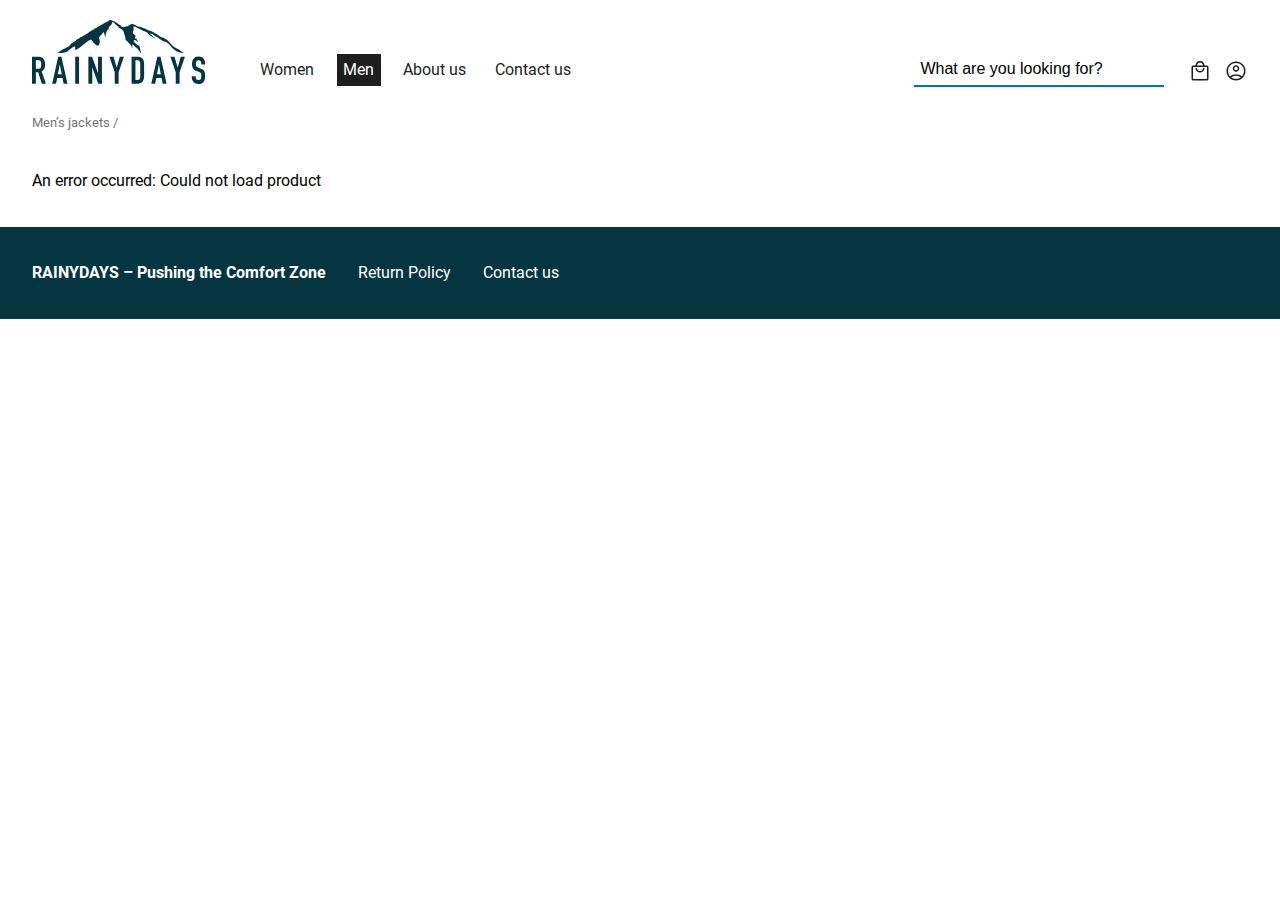
<file: product.html>
<!DOCTYPE html>
<html lang="en">
  <head>
    <meta charset="UTF-8" />
    <meta http-equiv="X-UA-Compatible" content="IE=edge" />
    <meta name="viewport" content="width=device-width, initial-scale=1.0" />
    <meta name="description" content="This water-repellent jacket made of 100% recycled materials are perfect for any adventure. Its breathability keeps you comfortable no matter the weather." />
    <meta name="keywords" content="RAINYDAYS, rain, jackets, waterproof">
    <title>RAINYDAYS: Pushing the Comfort Zone</title>
    <link rel="stylesheet" href="css/style.css" />
    <script>
      (function(h,o,t,j,a,r){
          h.hj=h.hj||function(){(h.hj.q=h.hj.q||[]).push(arguments)};
          h._hjSettings={hjid:3413082,hjsv:6};
          a=o.getElementsByTagName('head')[0];
          r=o.createElement('script');r.async=1;
          r.src=t+h._hjSettings.hjid+j+h._hjSettings.hjsv;
          a.appendChild(r);
      })(window,document,'https://static.hotjar.com/c/hotjar-','.js?sv=');
    </script>
  </head>
  <body>
    <header>
      <div class="container">
        <div class="logo"><a href="index.html" aria-label="Go to the RAINYDAYS frontpage"><img src="images/rainydays.svg" alt="RAINYDAYS logo"></a></div>
        <input type="checkbox" id="burgermenu" />
        <label for="burgermenu"><img src="images/menu.svg" alt="Open menu"></label>
        <nav class="navbar">
          <ul>
            <li><a href="women.html">Women</a></li>
            <li class="active"><a href="men.html">Men</a></li>
            <li><a href="about.html">About us</a></li>
            <li><a href="contact.html">Contact us</a></li>
          </ul>
        </nav>
        <div class="search">
          <input type="search" value="What are you looking for?" aria-label="Search">
        </div>
        <div class="icons">
          <a href="#" title="Search" class="util-icon search-icon">
            <svg width="24" height="24" viewBox="0 0 24 24" fill="none" xmlns="http://www.w3.org/2000/svg">
            <mask id="mask0_231_77" style="mask-type:alpha" maskUnits="userSpaceOnUse" x="0" y="0" width="24" height="24">
            <rect width="24" height="24" fill="#D9D9D9"/>
            </mask>
            <g mask="url(#mask0_231_77)">
            <path d="M19.0249 20.05L13.2499 14.3C12.7499 14.7167 12.1749 15.0417 11.5249 15.275C10.8749 15.5083 10.2082 15.625 9.5249 15.625C7.80824 15.625 6.35824 15.0333 5.1749 13.85C3.99157 12.6667 3.3999 11.2167 3.3999 9.5C3.3999 7.8 3.99157 6.354 5.1749 5.162C6.35824 3.97067 7.80824 3.375 9.5249 3.375C11.2249 3.375 12.6666 3.96667 13.8499 5.15C15.0332 6.33333 15.6249 7.78333 15.6249 9.5C15.6249 10.2167 15.5082 10.9 15.2749 11.55C15.0416 12.2 14.7249 12.7667 14.3249 13.25L20.0999 19.025C20.2332 19.1583 20.2999 19.325 20.2999 19.525C20.2999 19.725 20.2249 19.9 20.0749 20.05C19.9249 20.2 19.7459 20.275 19.5379 20.275C19.3292 20.275 19.1582 20.2 19.0249 20.05ZM9.5249 14.125C10.8082 14.125 11.8959 13.675 12.7879 12.775C13.6792 11.875 14.1249 10.7833 14.1249 9.5C14.1249 8.21667 13.6792 7.125 12.7879 6.225C11.8959 5.325 10.8082 4.875 9.5249 4.875C8.2249 4.875 7.12924 5.325 6.2379 6.225C5.3459 7.125 4.8999 8.21667 4.8999 9.5C4.8999 10.7833 5.3459 11.875 6.2379 12.775C7.12924 13.675 8.2249 14.125 9.5249 14.125Z" fill="#1C1B1F"/>
            </g>
            </svg>              
          </a>
          <a href="checkout.html" title="Shopping bag" class="util-icon">
            <svg width="24" height="24" viewBox="0 0 24 24" fill="none" xmlns="http://www.w3.org/2000/svg">
            <mask id="mask0_7_436" style="mask-type:alpha" maskUnits="userSpaceOnUse" x="0" y="0" width="24" height="24">
            <rect width="24" height="24" fill="#D9D9D9"/>
            </mask>
            <g mask="url(#mask0_7_436)">
            <path d="M5.3 21.5C4.8 21.5 4.375 21.325 4.025 20.975C3.675 20.625 3.5 20.2 3.5 19.7V8.3C3.5 7.8 3.675 7.375 4.025 7.025C4.375 6.675 4.8 6.5 5.3 6.5H7.5C7.5 5.25 7.93733 4.18733 8.812 3.312C9.68733 2.43733 10.75 2 12 2C13.25 2 14.3127 2.43733 15.188 3.312C16.0627 4.18733 16.5 5.25 16.5 6.5H18.7C19.2 6.5 19.625 6.675 19.975 7.025C20.325 7.375 20.5 7.8 20.5 8.3V19.7C20.5 20.2 20.325 20.625 19.975 20.975C19.625 21.325 19.2 21.5 18.7 21.5H5.3ZM5.3 20H18.7C18.7667 20 18.8333 19.9667 18.9 19.9C18.9667 19.8333 19 19.7667 19 19.7V8.3C19 8.23333 18.9667 8.16667 18.9 8.1C18.8333 8.03333 18.7667 8 18.7 8H5.3C5.23333 8 5.16667 8.03333 5.1 8.1C5.03333 8.16667 5 8.23333 5 8.3V19.7C5 19.7667 5.03333 19.8333 5.1 19.9C5.16667 19.9667 5.23333 20 5.3 20ZM12 13.5C13.25 13.5 14.3127 13.0627 15.188 12.188C16.0627 11.3127 16.5 10.25 16.5 9H15C15 9.83333 14.7083 10.5417 14.125 11.125C13.5417 11.7083 12.8333 12 12 12C11.1667 12 10.4583 11.7083 9.875 11.125C9.29167 10.5417 9 9.83333 9 9H7.5C7.5 10.25 7.93733 11.3127 8.812 12.188C9.68733 13.0627 10.75 13.5 12 13.5ZM9 6.5H15C15 5.66667 14.7083 4.95833 14.125 4.375C13.5417 3.79167 12.8333 3.5 12 3.5C11.1667 3.5 10.4583 3.79167 9.875 4.375C9.29167 4.95833 9 5.66667 9 6.5Z" fill="#1C1B1F"/>
            </g>
            </svg>
          </a>
          <a href="#" title="Login" class="util-icon">
            <svg width="24" height="24" viewBox="0 0 24 24" fill="none" xmlns="http://www.w3.org/2000/svg">
            <mask id="mask0_7_439" style="mask-type:alpha" maskUnits="userSpaceOnUse" x="0" y="0" width="24" height="24">
            <rect width="24" height="24" fill="#D9D9D9"/>
            </mask>
            <g mask="url(#mask0_7_439)">
            <path d="M6.025 17.3C6.875 16.6667 7.8 16.1667 8.8 15.8C9.8 15.4333 10.8667 15.25 12 15.25C13.1333 15.25 14.2 15.4333 15.2 15.8C16.2 16.1667 17.125 16.6667 17.975 17.3C18.5917 16.6167 19.0833 15.825 19.45 14.925C19.8167 14.025 20 13.05 20 12C20 9.78333 19.221 7.89567 17.663 6.337C16.1043 4.779 14.2167 4 12 4C9.78333 4 7.896 4.779 6.338 6.337C4.77933 7.89567 4 9.78333 4 12C4 13.05 4.18333 14.025 4.55 14.925C4.91667 15.825 5.40833 16.6167 6.025 17.3ZM12 12.75C11.0833 12.75 10.3127 12.4373 9.688 11.812C9.06267 11.1873 8.75 10.4167 8.75 9.5C8.75 8.58333 9.06267 7.81267 9.688 7.188C10.3127 6.56267 11.0833 6.25 12 6.25C12.9167 6.25 13.6873 6.56267 14.312 7.188C14.9373 7.81267 15.25 8.58333 15.25 9.5C15.25 10.4167 14.9373 11.1873 14.312 11.812C13.6873 12.4373 12.9167 12.75 12 12.75ZM12 21.5C10.6833 21.5 9.446 21.25 8.288 20.75C7.12933 20.25 6.125 19.575 5.275 18.725C4.425 17.875 3.75 16.8707 3.25 15.712C2.75 14.554 2.5 13.3167 2.5 12C2.5 10.6833 2.75 9.44567 3.25 8.287C3.75 7.129 4.425 6.125 5.275 5.275C6.125 4.425 7.12933 3.75 8.288 3.25C9.446 2.75 10.6833 2.5 12 2.5C13.3167 2.5 14.5543 2.75 15.713 3.25C16.871 3.75 17.875 4.425 18.725 5.275C19.575 6.125 20.25 7.129 20.75 8.287C21.25 9.44567 21.5 10.6833 21.5 12C21.5 13.3167 21.25 14.554 20.75 15.712C20.25 16.8707 19.575 17.875 18.725 18.725C17.875 19.575 16.871 20.25 15.713 20.75C14.5543 21.25 13.3167 21.5 12 21.5ZM12 20C12.9 20 13.771 19.854 14.613 19.562C15.4543 19.2707 16.2 18.8667 16.85 18.35C16.2 17.85 15.4623 17.4583 14.637 17.175C13.8123 16.8917 12.9333 16.75 12 16.75C11.0667 16.75 10.1877 16.8877 9.363 17.163C8.53767 17.4377 7.8 17.8333 7.15 18.35C7.8 18.8667 8.54567 19.2707 9.387 19.562C10.229 19.854 11.1 20 12 20ZM12 11.25C12.5 11.25 12.9167 11.0833 13.25 10.75C13.5833 10.4167 13.75 10 13.75 9.5C13.75 9 13.5833 8.58333 13.25 8.25C12.9167 7.91667 12.5 7.75 12 7.75C11.5 7.75 11.0833 7.91667 10.75 8.25C10.4167 8.58333 10.25 9 10.25 9.5C10.25 10 10.4167 10.4167 10.75 10.75C11.0833 11.0833 11.5 11.25 12 11.25Z" fill="#1C1B1F"/>
            </g>
            </svg>
          </a>
        </div>
      </div>
    </header>
    <main>
      <div class="container breadcrumbs font-size-7">
        <span><a href="men.html">Men’s jackets</a>  /  <strong></strong></span>
      </div>
      <div class="product-container product v-pad-2"></div>
      <script src="js/product.js"></script>
    </main>
    <footer>
      <div class="footer-grid">
        <div class="footer-col-1"><strong>RAINYDAYS – Pushing the Comfort Zone</strong></div>
        <div class="footer-col-2"><a href="">Return Policy</a></div>
        <div class="footer-col-3"><a href="contact.html">Contact us</a></div>
    </div>
    </footer>
  </body>
</html>
</file>
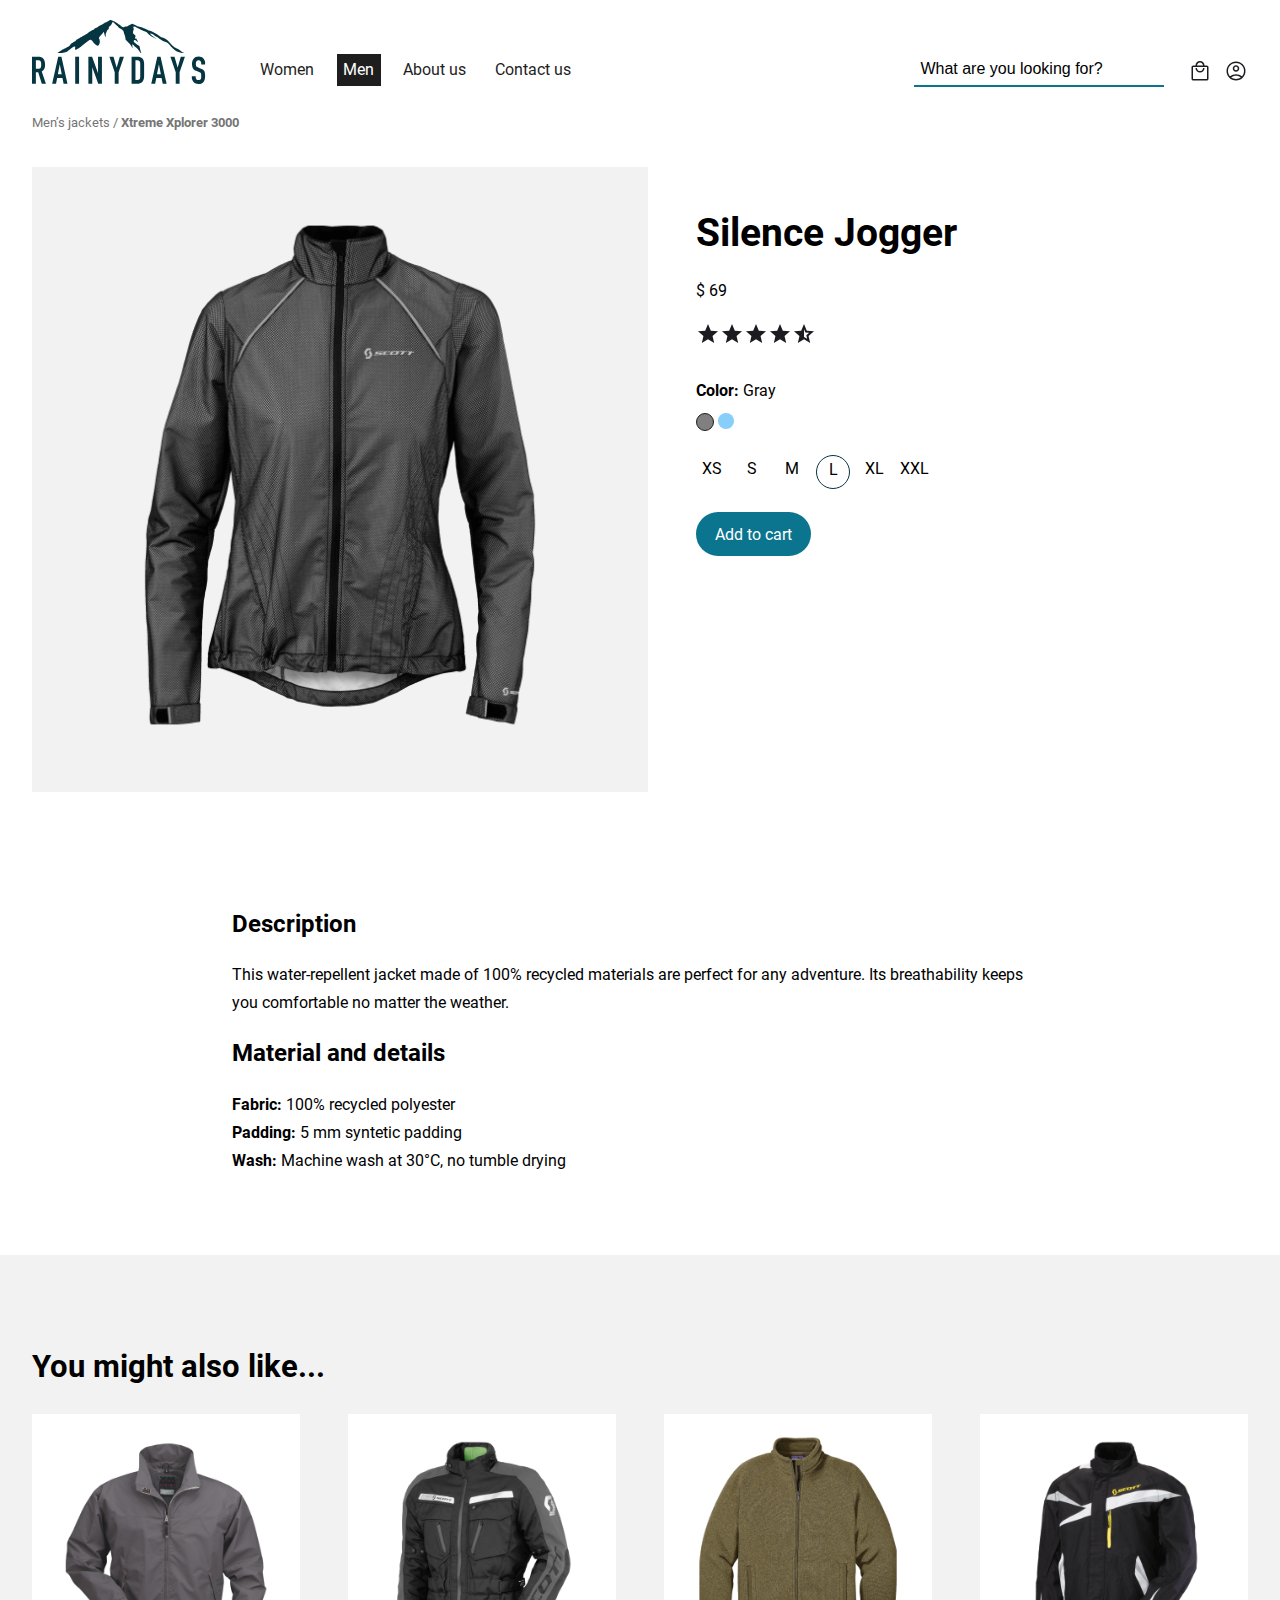
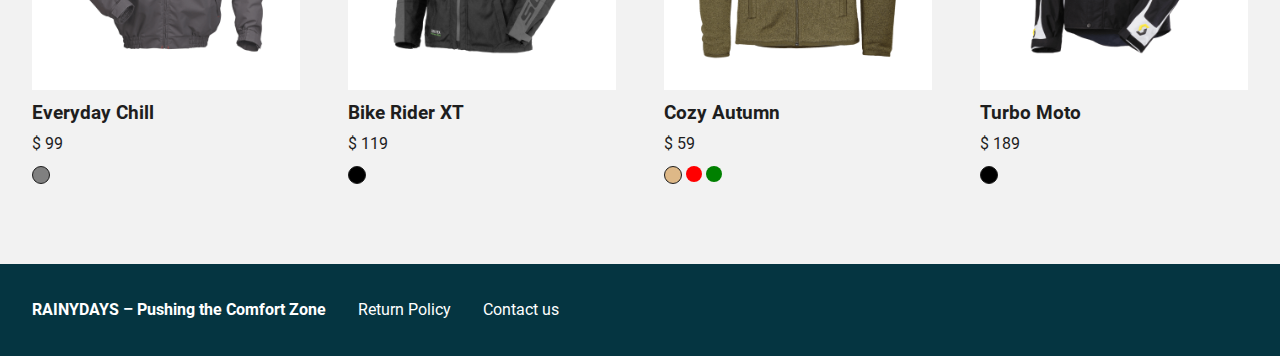
<file: silence-jogger.html>
<!DOCTYPE html>
<html lang="en">
  <head>
    <meta charset="UTF-8" />
    <meta http-equiv="X-UA-Compatible" content="IE=edge" />
    <meta name="viewport" content="width=device-width, initial-scale=1.0" />
    <meta name="description" content="This water-repellent jacket made of 100% recycled materials are perfect for any adventure. Its breathability keeps you comfortable no matter the weather." />
    <meta name="keywords" content="RAINYDAYS, rain, jackets, waterproof">
    <title>Silence Jogger | RAINYDAYS: Pushing the Comfort Zone</title>
    <link rel="stylesheet" href="css/style.css" />
    <script>
      (function(h,o,t,j,a,r){
          h.hj=h.hj||function(){(h.hj.q=h.hj.q||[]).push(arguments)};
          h._hjSettings={hjid:3413082,hjsv:6};
          a=o.getElementsByTagName('head')[0];
          r=o.createElement('script');r.async=1;
          r.src=t+h._hjSettings.hjid+j+h._hjSettings.hjsv;
          a.appendChild(r);
      })(window,document,'https://static.hotjar.com/c/hotjar-','.js?sv=');
    </script>
  </head>
  <body>
    <header>
      <div class="container">
        <div class="logo"><a href="index.html" aria-label="Go to the RAINYDAYS frontpage"><img src="images/rainydays.svg" alt="RAINYDAYS logo"></a></div>
        <input type="checkbox" id="burgermenu" />
        <label for="burgermenu"><img src="images/menu.svg" alt="Open menu"></label>
        <nav class="navbar">
          <ul>
            <li><a href="women.html">Women</a></li>
            <li class="active"><a href="men.html">Men</a></li>
            <li><a href="about.html">About us</a></li>
            <li><a href="contact.html">Contact us</a></li>
          </ul>
        </nav>
        <div class="search">
          <input type="search" value="What are you looking for?" aria-label="Search">
        </div>
        <div class="icons">
          <a href="#" title="Search" class="util-icon search-icon">
            <svg width="24" height="24" viewBox="0 0 24 24" fill="none" xmlns="http://www.w3.org/2000/svg">
            <mask id="mask0_231_77" style="mask-type:alpha" maskUnits="userSpaceOnUse" x="0" y="0" width="24" height="24">
            <rect width="24" height="24" fill="#D9D9D9"/>
            </mask>
            <g mask="url(#mask0_231_77)">
            <path d="M19.0249 20.05L13.2499 14.3C12.7499 14.7167 12.1749 15.0417 11.5249 15.275C10.8749 15.5083 10.2082 15.625 9.5249 15.625C7.80824 15.625 6.35824 15.0333 5.1749 13.85C3.99157 12.6667 3.3999 11.2167 3.3999 9.5C3.3999 7.8 3.99157 6.354 5.1749 5.162C6.35824 3.97067 7.80824 3.375 9.5249 3.375C11.2249 3.375 12.6666 3.96667 13.8499 5.15C15.0332 6.33333 15.6249 7.78333 15.6249 9.5C15.6249 10.2167 15.5082 10.9 15.2749 11.55C15.0416 12.2 14.7249 12.7667 14.3249 13.25L20.0999 19.025C20.2332 19.1583 20.2999 19.325 20.2999 19.525C20.2999 19.725 20.2249 19.9 20.0749 20.05C19.9249 20.2 19.7459 20.275 19.5379 20.275C19.3292 20.275 19.1582 20.2 19.0249 20.05ZM9.5249 14.125C10.8082 14.125 11.8959 13.675 12.7879 12.775C13.6792 11.875 14.1249 10.7833 14.1249 9.5C14.1249 8.21667 13.6792 7.125 12.7879 6.225C11.8959 5.325 10.8082 4.875 9.5249 4.875C8.2249 4.875 7.12924 5.325 6.2379 6.225C5.3459 7.125 4.8999 8.21667 4.8999 9.5C4.8999 10.7833 5.3459 11.875 6.2379 12.775C7.12924 13.675 8.2249 14.125 9.5249 14.125Z" fill="#1C1B1F"/>
            </g>
            </svg>              
          </a>
          <a href="checkout.html" title="Shopping bag" class="util-icon">
            <svg width="24" height="24" viewBox="0 0 24 24" fill="none" xmlns="http://www.w3.org/2000/svg">
            <mask id="mask0_7_436" style="mask-type:alpha" maskUnits="userSpaceOnUse" x="0" y="0" width="24" height="24">
            <rect width="24" height="24" fill="#D9D9D9"/>
            </mask>
            <g mask="url(#mask0_7_436)">
            <path d="M5.3 21.5C4.8 21.5 4.375 21.325 4.025 20.975C3.675 20.625 3.5 20.2 3.5 19.7V8.3C3.5 7.8 3.675 7.375 4.025 7.025C4.375 6.675 4.8 6.5 5.3 6.5H7.5C7.5 5.25 7.93733 4.18733 8.812 3.312C9.68733 2.43733 10.75 2 12 2C13.25 2 14.3127 2.43733 15.188 3.312C16.0627 4.18733 16.5 5.25 16.5 6.5H18.7C19.2 6.5 19.625 6.675 19.975 7.025C20.325 7.375 20.5 7.8 20.5 8.3V19.7C20.5 20.2 20.325 20.625 19.975 20.975C19.625 21.325 19.2 21.5 18.7 21.5H5.3ZM5.3 20H18.7C18.7667 20 18.8333 19.9667 18.9 19.9C18.9667 19.8333 19 19.7667 19 19.7V8.3C19 8.23333 18.9667 8.16667 18.9 8.1C18.8333 8.03333 18.7667 8 18.7 8H5.3C5.23333 8 5.16667 8.03333 5.1 8.1C5.03333 8.16667 5 8.23333 5 8.3V19.7C5 19.7667 5.03333 19.8333 5.1 19.9C5.16667 19.9667 5.23333 20 5.3 20ZM12 13.5C13.25 13.5 14.3127 13.0627 15.188 12.188C16.0627 11.3127 16.5 10.25 16.5 9H15C15 9.83333 14.7083 10.5417 14.125 11.125C13.5417 11.7083 12.8333 12 12 12C11.1667 12 10.4583 11.7083 9.875 11.125C9.29167 10.5417 9 9.83333 9 9H7.5C7.5 10.25 7.93733 11.3127 8.812 12.188C9.68733 13.0627 10.75 13.5 12 13.5ZM9 6.5H15C15 5.66667 14.7083 4.95833 14.125 4.375C13.5417 3.79167 12.8333 3.5 12 3.5C11.1667 3.5 10.4583 3.79167 9.875 4.375C9.29167 4.95833 9 5.66667 9 6.5Z" fill="#1C1B1F"/>
            </g>
            </svg>
          </a>
          <a href="#" title="Login" class="util-icon">
            <svg width="24" height="24" viewBox="0 0 24 24" fill="none" xmlns="http://www.w3.org/2000/svg">
            <mask id="mask0_7_439" style="mask-type:alpha" maskUnits="userSpaceOnUse" x="0" y="0" width="24" height="24">
            <rect width="24" height="24" fill="#D9D9D9"/>
            </mask>
            <g mask="url(#mask0_7_439)">
            <path d="M6.025 17.3C6.875 16.6667 7.8 16.1667 8.8 15.8C9.8 15.4333 10.8667 15.25 12 15.25C13.1333 15.25 14.2 15.4333 15.2 15.8C16.2 16.1667 17.125 16.6667 17.975 17.3C18.5917 16.6167 19.0833 15.825 19.45 14.925C19.8167 14.025 20 13.05 20 12C20 9.78333 19.221 7.89567 17.663 6.337C16.1043 4.779 14.2167 4 12 4C9.78333 4 7.896 4.779 6.338 6.337C4.77933 7.89567 4 9.78333 4 12C4 13.05 4.18333 14.025 4.55 14.925C4.91667 15.825 5.40833 16.6167 6.025 17.3ZM12 12.75C11.0833 12.75 10.3127 12.4373 9.688 11.812C9.06267 11.1873 8.75 10.4167 8.75 9.5C8.75 8.58333 9.06267 7.81267 9.688 7.188C10.3127 6.56267 11.0833 6.25 12 6.25C12.9167 6.25 13.6873 6.56267 14.312 7.188C14.9373 7.81267 15.25 8.58333 15.25 9.5C15.25 10.4167 14.9373 11.1873 14.312 11.812C13.6873 12.4373 12.9167 12.75 12 12.75ZM12 21.5C10.6833 21.5 9.446 21.25 8.288 20.75C7.12933 20.25 6.125 19.575 5.275 18.725C4.425 17.875 3.75 16.8707 3.25 15.712C2.75 14.554 2.5 13.3167 2.5 12C2.5 10.6833 2.75 9.44567 3.25 8.287C3.75 7.129 4.425 6.125 5.275 5.275C6.125 4.425 7.12933 3.75 8.288 3.25C9.446 2.75 10.6833 2.5 12 2.5C13.3167 2.5 14.5543 2.75 15.713 3.25C16.871 3.75 17.875 4.425 18.725 5.275C19.575 6.125 20.25 7.129 20.75 8.287C21.25 9.44567 21.5 10.6833 21.5 12C21.5 13.3167 21.25 14.554 20.75 15.712C20.25 16.8707 19.575 17.875 18.725 18.725C17.875 19.575 16.871 20.25 15.713 20.75C14.5543 21.25 13.3167 21.5 12 21.5ZM12 20C12.9 20 13.771 19.854 14.613 19.562C15.4543 19.2707 16.2 18.8667 16.85 18.35C16.2 17.85 15.4623 17.4583 14.637 17.175C13.8123 16.8917 12.9333 16.75 12 16.75C11.0667 16.75 10.1877 16.8877 9.363 17.163C8.53767 17.4377 7.8 17.8333 7.15 18.35C7.8 18.8667 8.54567 19.2707 9.387 19.562C10.229 19.854 11.1 20 12 20ZM12 11.25C12.5 11.25 12.9167 11.0833 13.25 10.75C13.5833 10.4167 13.75 10 13.75 9.5C13.75 9 13.5833 8.58333 13.25 8.25C12.9167 7.91667 12.5 7.75 12 7.75C11.5 7.75 11.0833 7.91667 10.75 8.25C10.4167 8.58333 10.25 9 10.25 9.5C10.25 10 10.4167 10.4167 10.75 10.75C11.0833 11.0833 11.5 11.25 12 11.25Z" fill="#1C1B1F"/>
            </g>
            </svg>
          </a>
        </div>
      </div>
    </header>
    <main>
      <div class="container breadcrumbs font-size-7">
        <span><a href="men.html">Men’s jackets</a>  /  <strong>Xtreme Xplorer 3000</strong></span>
      </div>
      <div class="container product v-pad-2">
        <div class="product-image">
          <img src="images/jackets/jacket-2.png" alt="The Silence Jogger jacket">
        </div>
        <div class="product-info">
          <h1 class="font-size-2">Silence Jogger</h1>
          <p>$ 69</p>
          <div class="stars">
            <img src="images/star.svg" alt="1st star rating. Icon.">
            <img src="images/star.svg" alt="2nd star rating. Icon.">
            <img src="images/star.svg" alt="3rd star rating. Icon.">
            <img src="images/star.svg" alt="4th rating star. Icon.">
            <img src="images/star_half.svg" alt="5th rating star. Icon.">
          </div>
          <p class="color-text"><strong>Color:</strong> Gray</p>
          <div class="colors">
            <div class="color gray chosen"></div>
            <div class="color lightblue"></div>
          </div>
          <ul class="sizes">
            <li>XS</li>
            <li>S</li>
            <li>M</li>
            <li class="active">L</li>
            <li>XL</li>
            <li>XXL</li>
          </ul>
          <a href="checkout.html" class="btn dark">Add to cart</a>
        </div>
      </div>
      <div class="container product-description v-pad-4">
        <h2>Description</h2>
        <p>This water-repellent jacket made of 100% recycled materials are perfect for any adventure. Its breathability keeps you comfortable no matter the weather.</p>
        <h2>Material and details</h2>
        <p><strong>Fabric:</strong> 100% recycled polyester<br>
        <strong>Padding:</strong> 5 mm syntetic padding<br>
        <strong>Wash:</strong> Machine wash at 30°C, no tumble drying</p>
      </div>
      <section class="products related v-pad-4">
        <div class="container">
          <h2 class="font-size-3">You might also like...</h2>
          <div class="product-gallery">
            <div class="item">
              <a href="#">
                <div class="item-img">
                  <img src="images/jackets/jacket-5.png" alt="The Everyday Chill jacket">
                </div>
               <h3>Everyday Chill</h3>
                <p>$ 99</p>
                <div class="colors">
                 <div class="color gray chosen"></div>
               </div>
              </a>
            </div>
            <div class="item">
              <a href="#">
                <div class="item-img">
                  <img src="images/jackets/jacket-6.png" alt="The Bike Rider XT jacket">
                </div>
                <h3>Bike Rider XT</h3>
                <p>$ 119</p>
                <div class="colors">
                  <div class="color black chosen"></div>
                </div>
              </a>
            </div>
            <div class="item">
              <a href="#">
                <div class="item-img">
                  <img src="images/jackets/jacket-7.png" alt="The Cozy Autumn jacket">
                </div>
                <h3>Cozy Autumn</h3>
                <p>$ 59</p>
                <div class="colors">
                  <div class="color brown chosen"></div>
                  <div class="color red"></div>
                  <div class="color green"></div>
                </div>
              </a>
            </div>
            <div class="item">
              <a href="#">
                <div class="item-img">
                  <img src="images/jackets/jacket-4.png" alt="The Turbo Moto jacket">
                </div>
                <h3>Turbo Moto</h3>
                <p>$ 189</p>
                <div class="colors">
                  <div class="color black chosen"></div>
                </div>
              </a>
            </div>
          </div>
        </div>
      </section>
    </main>
    <footer>
      <div class="footer-grid">
        <div class="footer-col-1"><strong>RAINYDAYS – Pushing the Comfort Zone</strong></div>
        <div class="footer-col-2"><a href="">Return Policy</a></div>
        <div class="footer-col-3"><a href="contact.html">Contact us</a></div>
    </div>
    </footer>
  </body>
</html>
</file>
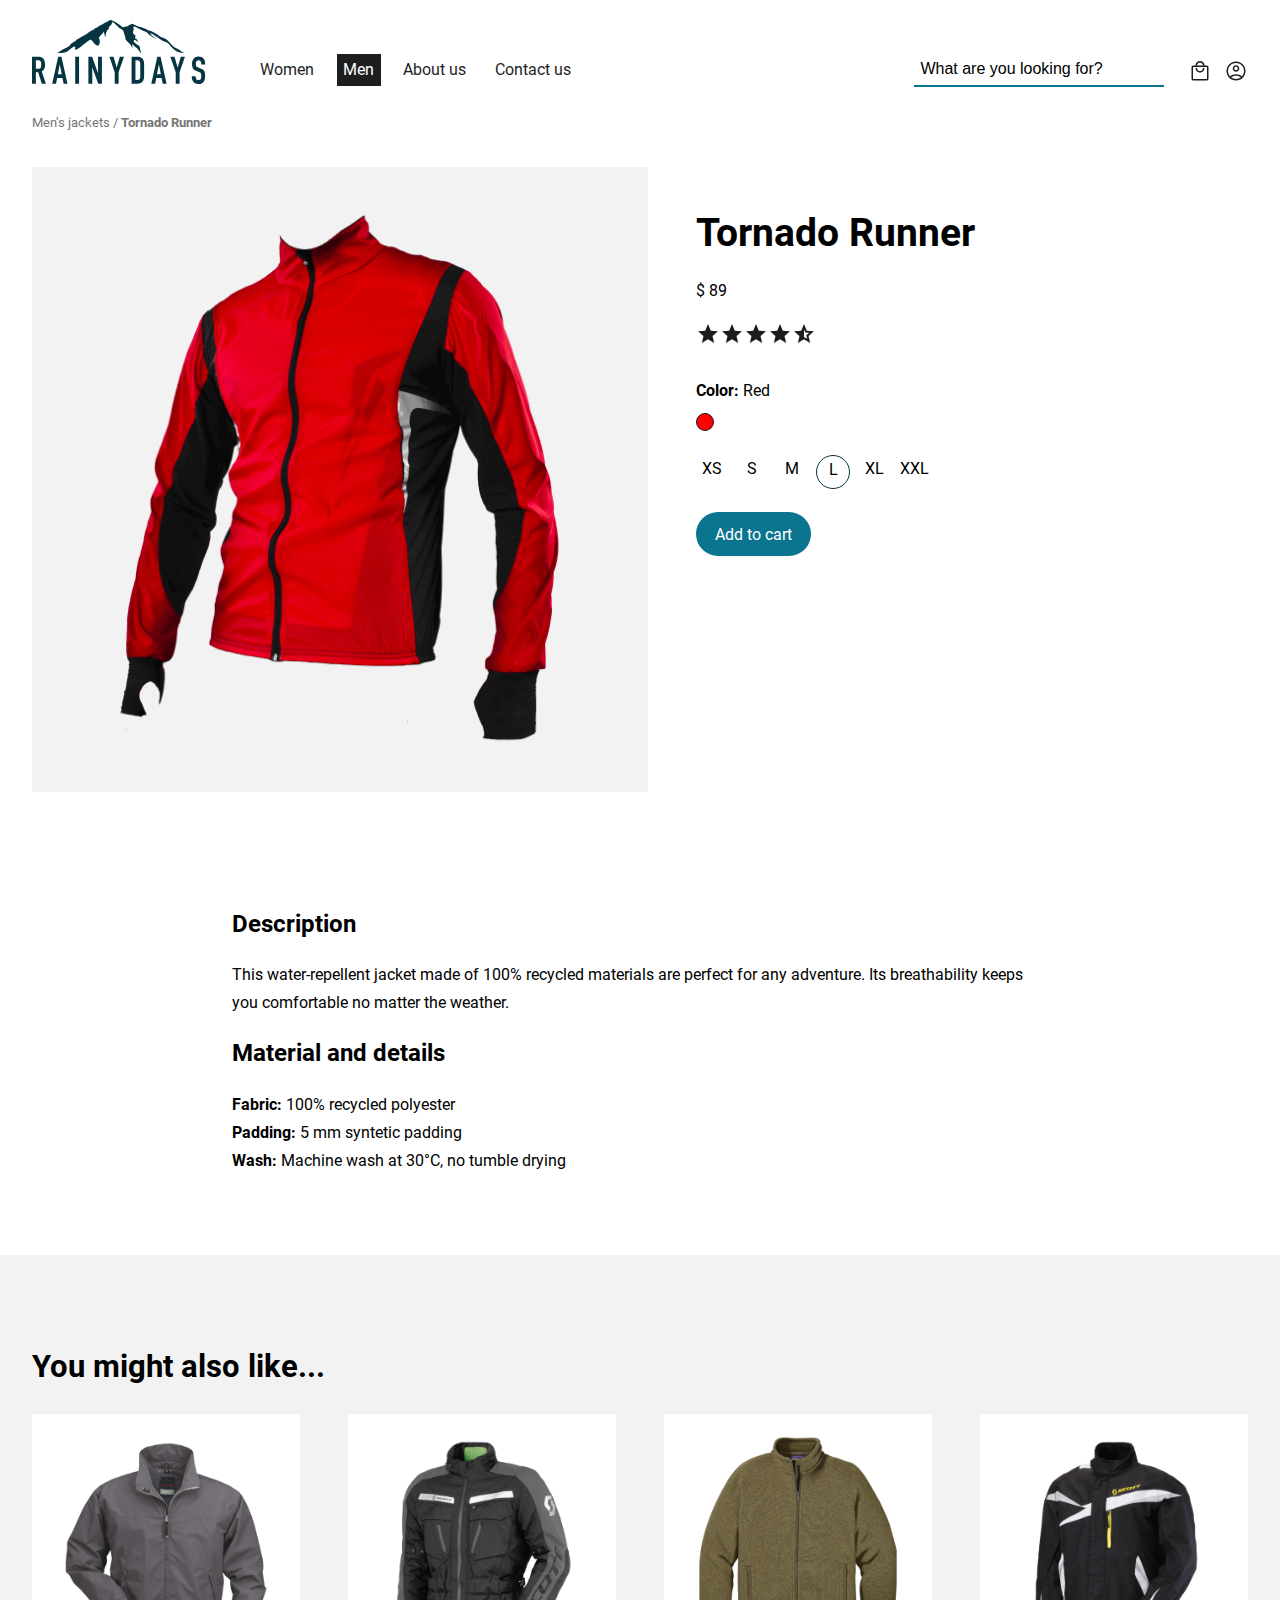
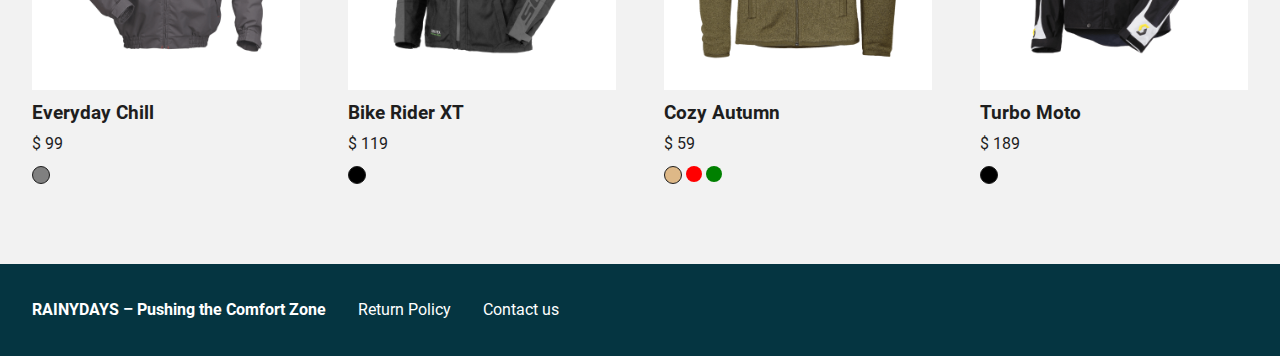
<file: tornado-runner.html>
<!DOCTYPE html>
<html lang="en">
  <head>
    <meta charset="UTF-8" />
    <meta http-equiv="X-UA-Compatible" content="IE=edge" />
    <meta name="viewport" content="width=device-width, initial-scale=1.0" />
    <meta name="description" content="This water-repellent jacket made of 100% recycled materials are perfect for any adventure. Its breathability keeps you comfortable no matter the weather." />
    <meta name="keywords" content="RAINYDAYS, rain, jackets, waterproof">
    <title>Tornado Runner | RAINYDAYS: Pushing the Comfort Zone</title>
    <link rel="stylesheet" href="css/style.css" />
    <script>
      (function(h,o,t,j,a,r){
          h.hj=h.hj||function(){(h.hj.q=h.hj.q||[]).push(arguments)};
          h._hjSettings={hjid:3413082,hjsv:6};
          a=o.getElementsByTagName('head')[0];
          r=o.createElement('script');r.async=1;
          r.src=t+h._hjSettings.hjid+j+h._hjSettings.hjsv;
          a.appendChild(r);
      })(window,document,'https://static.hotjar.com/c/hotjar-','.js?sv=');
    </script>
  </head>
  <body>
    <header>
      <div class="container">
        <div class="logo"><a href="index.html" aria-label="Go to the RAINYDAYS frontpage"><img src="images/rainydays.svg" alt="RAINYDAYS logo"></a></div>
        <input type="checkbox" id="burgermenu" />
        <label for="burgermenu"><img src="images/menu.svg" alt="Open menu"></label>
        <nav class="navbar">
          <ul>
            <li><a href="women.html">Women</a></li>
            <li class="active"><a href="men.html">Men</a></li>
            <li><a href="about.html">About us</a></li>
            <li><a href="contact.html">Contact us</a></li>
          </ul>
        </nav>
        <div class="search">
          <input type="search" value="What are you looking for?" aria-label="Search">
        </div>
        <div class="icons">
          <a href="#" title="Search" class="util-icon search-icon">
            <svg width="24" height="24" viewBox="0 0 24 24" fill="none" xmlns="http://www.w3.org/2000/svg">
            <mask id="mask0_231_77" style="mask-type:alpha" maskUnits="userSpaceOnUse" x="0" y="0" width="24" height="24">
            <rect width="24" height="24" fill="#D9D9D9"/>
            </mask>
            <g mask="url(#mask0_231_77)">
            <path d="M19.0249 20.05L13.2499 14.3C12.7499 14.7167 12.1749 15.0417 11.5249 15.275C10.8749 15.5083 10.2082 15.625 9.5249 15.625C7.80824 15.625 6.35824 15.0333 5.1749 13.85C3.99157 12.6667 3.3999 11.2167 3.3999 9.5C3.3999 7.8 3.99157 6.354 5.1749 5.162C6.35824 3.97067 7.80824 3.375 9.5249 3.375C11.2249 3.375 12.6666 3.96667 13.8499 5.15C15.0332 6.33333 15.6249 7.78333 15.6249 9.5C15.6249 10.2167 15.5082 10.9 15.2749 11.55C15.0416 12.2 14.7249 12.7667 14.3249 13.25L20.0999 19.025C20.2332 19.1583 20.2999 19.325 20.2999 19.525C20.2999 19.725 20.2249 19.9 20.0749 20.05C19.9249 20.2 19.7459 20.275 19.5379 20.275C19.3292 20.275 19.1582 20.2 19.0249 20.05ZM9.5249 14.125C10.8082 14.125 11.8959 13.675 12.7879 12.775C13.6792 11.875 14.1249 10.7833 14.1249 9.5C14.1249 8.21667 13.6792 7.125 12.7879 6.225C11.8959 5.325 10.8082 4.875 9.5249 4.875C8.2249 4.875 7.12924 5.325 6.2379 6.225C5.3459 7.125 4.8999 8.21667 4.8999 9.5C4.8999 10.7833 5.3459 11.875 6.2379 12.775C7.12924 13.675 8.2249 14.125 9.5249 14.125Z" fill="#1C1B1F"/>
            </g>
            </svg>              
          </a>
          <a href="checkout.html" title="Shopping bag" class="util-icon">
            <svg width="24" height="24" viewBox="0 0 24 24" fill="none" xmlns="http://www.w3.org/2000/svg">
            <mask id="mask0_7_436" style="mask-type:alpha" maskUnits="userSpaceOnUse" x="0" y="0" width="24" height="24">
            <rect width="24" height="24" fill="#D9D9D9"/>
            </mask>
            <g mask="url(#mask0_7_436)">
            <path d="M5.3 21.5C4.8 21.5 4.375 21.325 4.025 20.975C3.675 20.625 3.5 20.2 3.5 19.7V8.3C3.5 7.8 3.675 7.375 4.025 7.025C4.375 6.675 4.8 6.5 5.3 6.5H7.5C7.5 5.25 7.93733 4.18733 8.812 3.312C9.68733 2.43733 10.75 2 12 2C13.25 2 14.3127 2.43733 15.188 3.312C16.0627 4.18733 16.5 5.25 16.5 6.5H18.7C19.2 6.5 19.625 6.675 19.975 7.025C20.325 7.375 20.5 7.8 20.5 8.3V19.7C20.5 20.2 20.325 20.625 19.975 20.975C19.625 21.325 19.2 21.5 18.7 21.5H5.3ZM5.3 20H18.7C18.7667 20 18.8333 19.9667 18.9 19.9C18.9667 19.8333 19 19.7667 19 19.7V8.3C19 8.23333 18.9667 8.16667 18.9 8.1C18.8333 8.03333 18.7667 8 18.7 8H5.3C5.23333 8 5.16667 8.03333 5.1 8.1C5.03333 8.16667 5 8.23333 5 8.3V19.7C5 19.7667 5.03333 19.8333 5.1 19.9C5.16667 19.9667 5.23333 20 5.3 20ZM12 13.5C13.25 13.5 14.3127 13.0627 15.188 12.188C16.0627 11.3127 16.5 10.25 16.5 9H15C15 9.83333 14.7083 10.5417 14.125 11.125C13.5417 11.7083 12.8333 12 12 12C11.1667 12 10.4583 11.7083 9.875 11.125C9.29167 10.5417 9 9.83333 9 9H7.5C7.5 10.25 7.93733 11.3127 8.812 12.188C9.68733 13.0627 10.75 13.5 12 13.5ZM9 6.5H15C15 5.66667 14.7083 4.95833 14.125 4.375C13.5417 3.79167 12.8333 3.5 12 3.5C11.1667 3.5 10.4583 3.79167 9.875 4.375C9.29167 4.95833 9 5.66667 9 6.5Z" fill="#1C1B1F"/>
            </g>
            </svg>
          </a>
          <a href="#" title="Login" class="util-icon">
            <svg width="24" height="24" viewBox="0 0 24 24" fill="none" xmlns="http://www.w3.org/2000/svg">
            <mask id="mask0_7_439" style="mask-type:alpha" maskUnits="userSpaceOnUse" x="0" y="0" width="24" height="24">
            <rect width="24" height="24" fill="#D9D9D9"/>
            </mask>
            <g mask="url(#mask0_7_439)">
            <path d="M6.025 17.3C6.875 16.6667 7.8 16.1667 8.8 15.8C9.8 15.4333 10.8667 15.25 12 15.25C13.1333 15.25 14.2 15.4333 15.2 15.8C16.2 16.1667 17.125 16.6667 17.975 17.3C18.5917 16.6167 19.0833 15.825 19.45 14.925C19.8167 14.025 20 13.05 20 12C20 9.78333 19.221 7.89567 17.663 6.337C16.1043 4.779 14.2167 4 12 4C9.78333 4 7.896 4.779 6.338 6.337C4.77933 7.89567 4 9.78333 4 12C4 13.05 4.18333 14.025 4.55 14.925C4.91667 15.825 5.40833 16.6167 6.025 17.3ZM12 12.75C11.0833 12.75 10.3127 12.4373 9.688 11.812C9.06267 11.1873 8.75 10.4167 8.75 9.5C8.75 8.58333 9.06267 7.81267 9.688 7.188C10.3127 6.56267 11.0833 6.25 12 6.25C12.9167 6.25 13.6873 6.56267 14.312 7.188C14.9373 7.81267 15.25 8.58333 15.25 9.5C15.25 10.4167 14.9373 11.1873 14.312 11.812C13.6873 12.4373 12.9167 12.75 12 12.75ZM12 21.5C10.6833 21.5 9.446 21.25 8.288 20.75C7.12933 20.25 6.125 19.575 5.275 18.725C4.425 17.875 3.75 16.8707 3.25 15.712C2.75 14.554 2.5 13.3167 2.5 12C2.5 10.6833 2.75 9.44567 3.25 8.287C3.75 7.129 4.425 6.125 5.275 5.275C6.125 4.425 7.12933 3.75 8.288 3.25C9.446 2.75 10.6833 2.5 12 2.5C13.3167 2.5 14.5543 2.75 15.713 3.25C16.871 3.75 17.875 4.425 18.725 5.275C19.575 6.125 20.25 7.129 20.75 8.287C21.25 9.44567 21.5 10.6833 21.5 12C21.5 13.3167 21.25 14.554 20.75 15.712C20.25 16.8707 19.575 17.875 18.725 18.725C17.875 19.575 16.871 20.25 15.713 20.75C14.5543 21.25 13.3167 21.5 12 21.5ZM12 20C12.9 20 13.771 19.854 14.613 19.562C15.4543 19.2707 16.2 18.8667 16.85 18.35C16.2 17.85 15.4623 17.4583 14.637 17.175C13.8123 16.8917 12.9333 16.75 12 16.75C11.0667 16.75 10.1877 16.8877 9.363 17.163C8.53767 17.4377 7.8 17.8333 7.15 18.35C7.8 18.8667 8.54567 19.2707 9.387 19.562C10.229 19.854 11.1 20 12 20ZM12 11.25C12.5 11.25 12.9167 11.0833 13.25 10.75C13.5833 10.4167 13.75 10 13.75 9.5C13.75 9 13.5833 8.58333 13.25 8.25C12.9167 7.91667 12.5 7.75 12 7.75C11.5 7.75 11.0833 7.91667 10.75 8.25C10.4167 8.58333 10.25 9 10.25 9.5C10.25 10 10.4167 10.4167 10.75 10.75C11.0833 11.0833 11.5 11.25 12 11.25Z" fill="#1C1B1F"/>
            </g>
            </svg>
          </a>
        </div>
      </div>
    </header>
    <main>
      <div class="container breadcrumbs font-size-7">
        <span><a href="men.html">Men’s jackets</a>  /  <strong>Tornado Runner</strong></span>
      </div>
      <div class="container product v-pad-2">
        <div class="product-image">
          <img src="images/jackets/jacket-3.png" alt="The Xtreme Xplorer 3000 jacket">
        </div>
        <div class="product-info">
          <h1 class="font-size-2">Tornado Runner</h1>
          <p>$ 89</p>
          <div class="stars">
            <img src="images/star.svg" alt="1st star rating. Icon.">
            <img src="images/star.svg" alt="2nd star rating. Icon.">
            <img src="images/star.svg" alt="3rd star rating. Icon.">
            <img src="images/star.svg" alt="4th rating star. Icon.">
            <img src="images/star_half.svg" alt="5th rating star. Icon.">
          </div>
          <p class="color-text"><strong>Color:</strong> Red</p>
          <div class="colors">
            <div class="color red chosen"></div>
          </div>
          <ul class="sizes">
            <li>XS</li>
            <li>S</li>
            <li>M</li>
            <li class="active">L</li>
            <li>XL</li>
            <li>XXL</li>
          </ul>
          <a href="checkout.html" class="btn dark">Add to cart</a>
        </div>
      </div>
      <div class="container product-description v-pad-4">
        <h2>Description</h2>
        <p>This water-repellent jacket made of 100% recycled materials are perfect for any adventure. Its breathability keeps you comfortable no matter the weather.</p>
        <h2>Material and details</h2>
        <p><strong>Fabric:</strong> 100% recycled polyester<br>
        <strong>Padding:</strong> 5 mm syntetic padding<br>
        <strong>Wash:</strong> Machine wash at 30°C, no tumble drying</p>
      </div>
      <section class="products related v-pad-4">
        <div class="container">
          <h2 class="font-size-3">You might also like...</h2>
          <div class="product-gallery">
            <div class="item">
              <a href="#">
                <div class="item-img">
                  <img src="images/jackets/jacket-5.png" alt="The Everyday Chill jacket">
                </div>
               <h3>Everyday Chill</h3>
                <p>$ 99</p>
                <div class="colors">
                 <div class="color gray chosen"></div>
               </div>
              </a>
            </div>
            <div class="item">
              <a href="#">
                <div class="item-img">
                  <img src="images/jackets/jacket-6.png" alt="The Bike Rider XT jacket">
                </div>
                <h3>Bike Rider XT</h3>
                <p>$ 119</p>
                <div class="colors">
                  <div class="color black chosen"></div>
                </div>
              </a>
            </div>
            <div class="item">
              <a href="#">
                <div class="item-img">
                  <img src="images/jackets/jacket-7.png" alt="The Cozy Autumn jacket">
                </div>
                <h3>Cozy Autumn</h3>
                <p>$ 59</p>
                <div class="colors">
                  <div class="color brown chosen"></div>
                  <div class="color red"></div>
                  <div class="color green"></div>
                </div>
              </a>
            </div>
            <div class="item">
              <a href="#">
                <div class="item-img">
                  <img src="images/jackets/jacket-4.png" alt="The Turbo Moto jacket">
                </div>
                <h3>Turbo Moto</h3>
                <p>$ 189</p>
                <div class="colors">
                  <div class="color black chosen"></div>
                </div>
              </a>
            </div>
          </div>
        </div>
      </section>
    </main>
    <footer>
      <div class="footer-grid">
        <div class="footer-col-1"><strong>RAINYDAYS – Pushing the Comfort Zone</strong></div>
        <div class="footer-col-2"><a href="">Return Policy</a></div>
        <div class="footer-col-3"><a href="contact.html">Contact us</a></div>
    </div>
    </footer>
  </body>
</html>
</file>
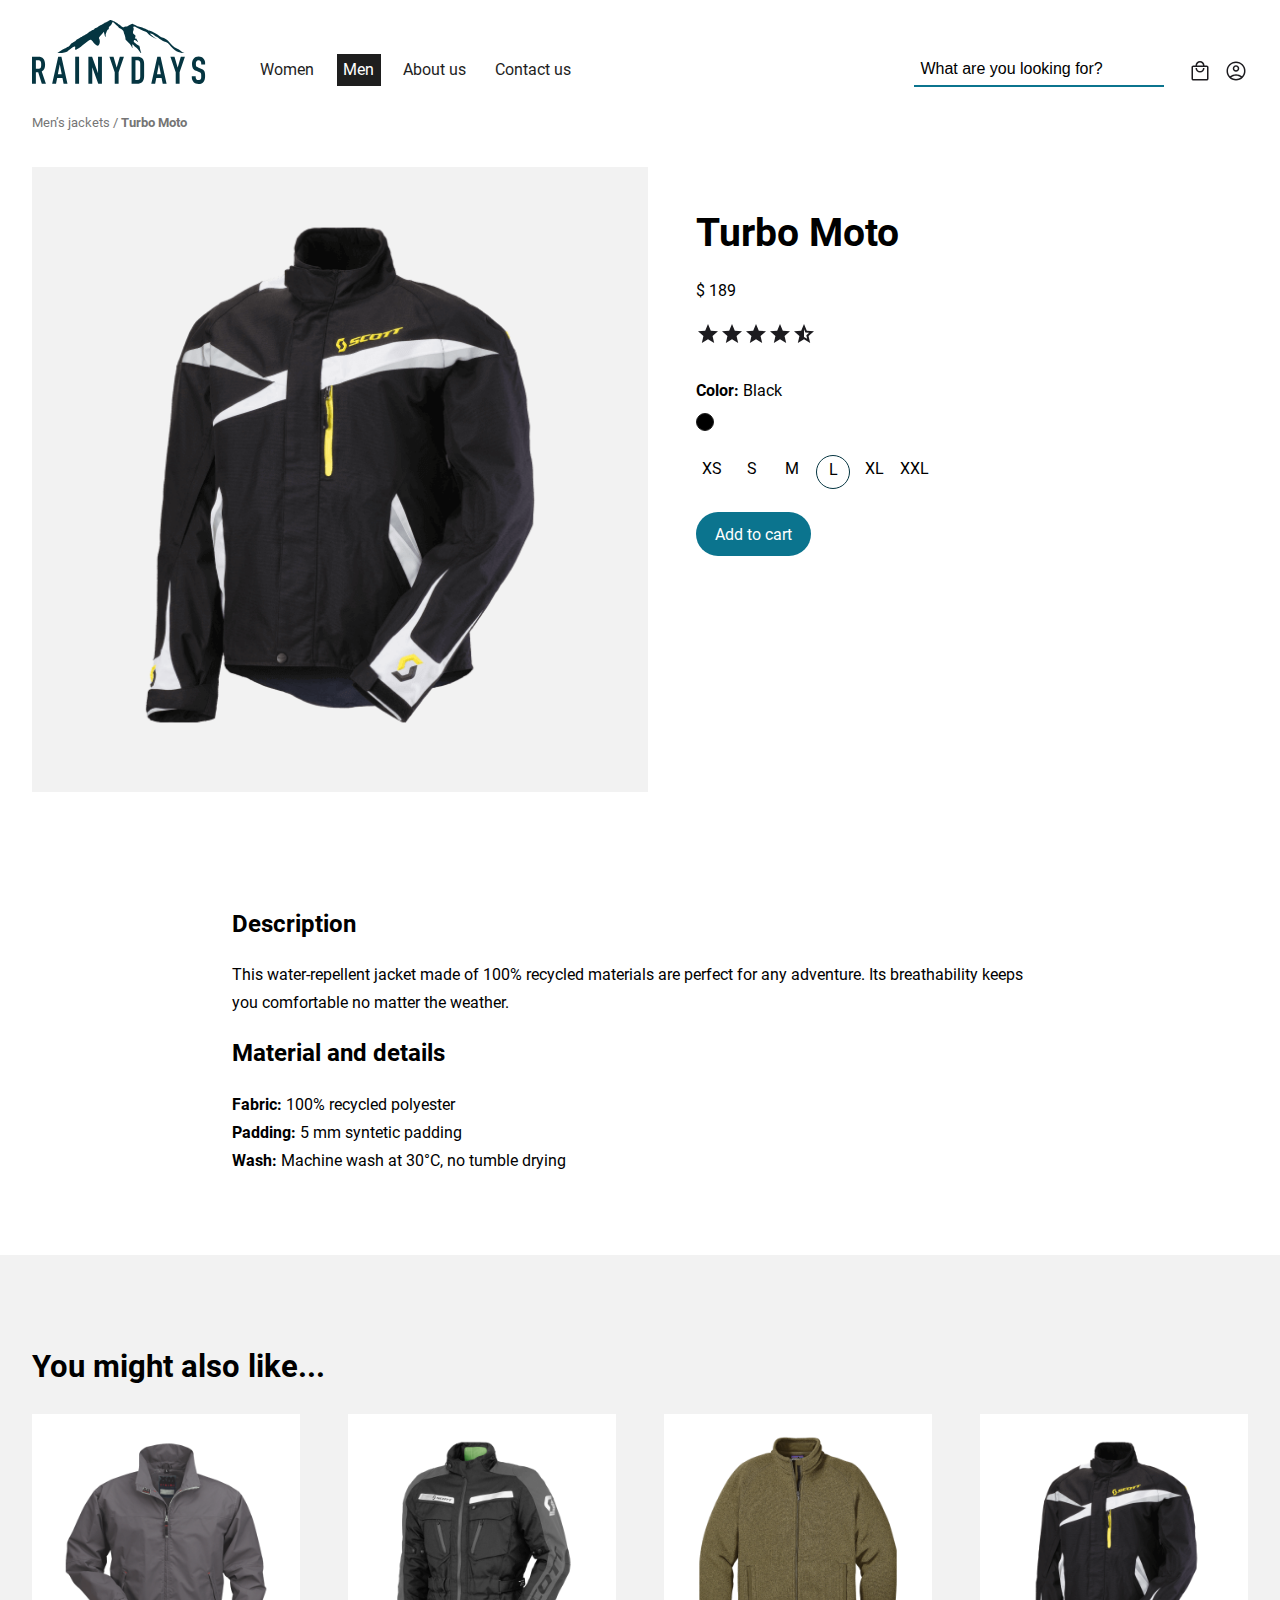
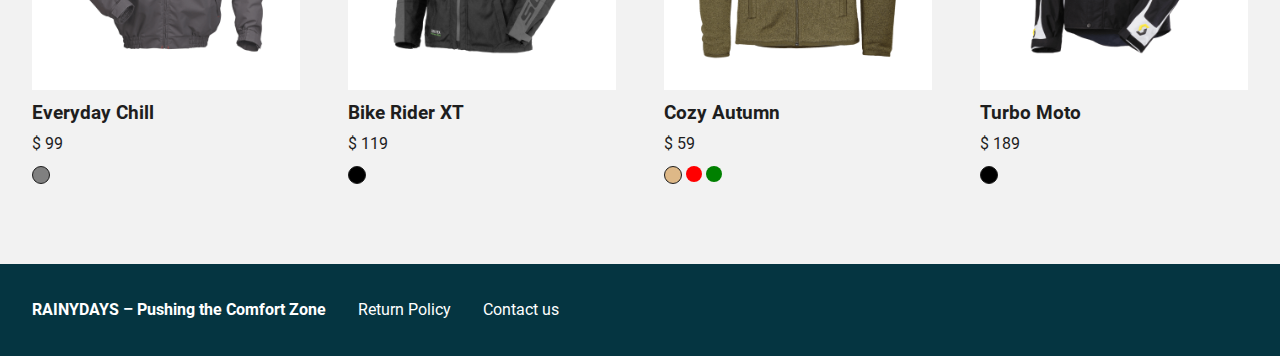
<file: turbo-moto.html>
<!DOCTYPE html>
<html lang="en">
  <head>
    <meta charset="UTF-8" />
    <meta http-equiv="X-UA-Compatible" content="IE=edge" />
    <meta name="viewport" content="width=device-width, initial-scale=1.0" />
    <meta name="description" content="This water-repellent jacket made of 100% recycled materials are perfect for any adventure. Its breathability keeps you comfortable no matter the weather." />
    <meta name="keywords" content="RAINYDAYS, rain, jackets, waterproof">
    <title>Turbo Moto | RAINYDAYS: Pushing the Comfort Zone</title>
    <link rel="stylesheet" href="css/style.css" />
    <script>
      (function(h,o,t,j,a,r){
          h.hj=h.hj||function(){(h.hj.q=h.hj.q||[]).push(arguments)};
          h._hjSettings={hjid:3413082,hjsv:6};
          a=o.getElementsByTagName('head')[0];
          r=o.createElement('script');r.async=1;
          r.src=t+h._hjSettings.hjid+j+h._hjSettings.hjsv;
          a.appendChild(r);
      })(window,document,'https://static.hotjar.com/c/hotjar-','.js?sv=');
    </script>
  </head>
  <body>
    <header>
      <div class="container">
        <div class="logo"><a href="index.html" aria-label="Go to the RAINYDAYS frontpage"><img src="images/rainydays.svg" alt="RAINYDAYS logo"></a></div>
        <input type="checkbox" id="burgermenu" />
        <label for="burgermenu"><img src="images/menu.svg" alt="Open menu"></label>
        <nav class="navbar">
          <ul>
            <li><a href="women.html">Women</a></li>
            <li class="active"><a href="men.html">Men</a></li>
            <li><a href="about.html">About us</a></li>
            <li><a href="contact.html">Contact us</a></li>
          </ul>
        </nav>
        <div class="search">
          <input type="search" value="What are you looking for?" aria-label="Search">
        </div>
        <div class="icons">
          <a href="#" title="Search" class="util-icon search-icon">
            <svg width="24" height="24" viewBox="0 0 24 24" fill="none" xmlns="http://www.w3.org/2000/svg">
            <mask id="mask0_231_77" style="mask-type:alpha" maskUnits="userSpaceOnUse" x="0" y="0" width="24" height="24">
            <rect width="24" height="24" fill="#D9D9D9"/>
            </mask>
            <g mask="url(#mask0_231_77)">
            <path d="M19.0249 20.05L13.2499 14.3C12.7499 14.7167 12.1749 15.0417 11.5249 15.275C10.8749 15.5083 10.2082 15.625 9.5249 15.625C7.80824 15.625 6.35824 15.0333 5.1749 13.85C3.99157 12.6667 3.3999 11.2167 3.3999 9.5C3.3999 7.8 3.99157 6.354 5.1749 5.162C6.35824 3.97067 7.80824 3.375 9.5249 3.375C11.2249 3.375 12.6666 3.96667 13.8499 5.15C15.0332 6.33333 15.6249 7.78333 15.6249 9.5C15.6249 10.2167 15.5082 10.9 15.2749 11.55C15.0416 12.2 14.7249 12.7667 14.3249 13.25L20.0999 19.025C20.2332 19.1583 20.2999 19.325 20.2999 19.525C20.2999 19.725 20.2249 19.9 20.0749 20.05C19.9249 20.2 19.7459 20.275 19.5379 20.275C19.3292 20.275 19.1582 20.2 19.0249 20.05ZM9.5249 14.125C10.8082 14.125 11.8959 13.675 12.7879 12.775C13.6792 11.875 14.1249 10.7833 14.1249 9.5C14.1249 8.21667 13.6792 7.125 12.7879 6.225C11.8959 5.325 10.8082 4.875 9.5249 4.875C8.2249 4.875 7.12924 5.325 6.2379 6.225C5.3459 7.125 4.8999 8.21667 4.8999 9.5C4.8999 10.7833 5.3459 11.875 6.2379 12.775C7.12924 13.675 8.2249 14.125 9.5249 14.125Z" fill="#1C1B1F"/>
            </g>
            </svg>              
          </a>
          <a href="checkout.html" title="Shopping bag" class="util-icon">
            <svg width="24" height="24" viewBox="0 0 24 24" fill="none" xmlns="http://www.w3.org/2000/svg">
            <mask id="mask0_7_436" style="mask-type:alpha" maskUnits="userSpaceOnUse" x="0" y="0" width="24" height="24">
            <rect width="24" height="24" fill="#D9D9D9"/>
            </mask>
            <g mask="url(#mask0_7_436)">
            <path d="M5.3 21.5C4.8 21.5 4.375 21.325 4.025 20.975C3.675 20.625 3.5 20.2 3.5 19.7V8.3C3.5 7.8 3.675 7.375 4.025 7.025C4.375 6.675 4.8 6.5 5.3 6.5H7.5C7.5 5.25 7.93733 4.18733 8.812 3.312C9.68733 2.43733 10.75 2 12 2C13.25 2 14.3127 2.43733 15.188 3.312C16.0627 4.18733 16.5 5.25 16.5 6.5H18.7C19.2 6.5 19.625 6.675 19.975 7.025C20.325 7.375 20.5 7.8 20.5 8.3V19.7C20.5 20.2 20.325 20.625 19.975 20.975C19.625 21.325 19.2 21.5 18.7 21.5H5.3ZM5.3 20H18.7C18.7667 20 18.8333 19.9667 18.9 19.9C18.9667 19.8333 19 19.7667 19 19.7V8.3C19 8.23333 18.9667 8.16667 18.9 8.1C18.8333 8.03333 18.7667 8 18.7 8H5.3C5.23333 8 5.16667 8.03333 5.1 8.1C5.03333 8.16667 5 8.23333 5 8.3V19.7C5 19.7667 5.03333 19.8333 5.1 19.9C5.16667 19.9667 5.23333 20 5.3 20ZM12 13.5C13.25 13.5 14.3127 13.0627 15.188 12.188C16.0627 11.3127 16.5 10.25 16.5 9H15C15 9.83333 14.7083 10.5417 14.125 11.125C13.5417 11.7083 12.8333 12 12 12C11.1667 12 10.4583 11.7083 9.875 11.125C9.29167 10.5417 9 9.83333 9 9H7.5C7.5 10.25 7.93733 11.3127 8.812 12.188C9.68733 13.0627 10.75 13.5 12 13.5ZM9 6.5H15C15 5.66667 14.7083 4.95833 14.125 4.375C13.5417 3.79167 12.8333 3.5 12 3.5C11.1667 3.5 10.4583 3.79167 9.875 4.375C9.29167 4.95833 9 5.66667 9 6.5Z" fill="#1C1B1F"/>
            </g>
            </svg>
          </a>
          <a href="#" title="Login" class="util-icon">
            <svg width="24" height="24" viewBox="0 0 24 24" fill="none" xmlns="http://www.w3.org/2000/svg">
            <mask id="mask0_7_439" style="mask-type:alpha" maskUnits="userSpaceOnUse" x="0" y="0" width="24" height="24">
            <rect width="24" height="24" fill="#D9D9D9"/>
            </mask>
            <g mask="url(#mask0_7_439)">
            <path d="M6.025 17.3C6.875 16.6667 7.8 16.1667 8.8 15.8C9.8 15.4333 10.8667 15.25 12 15.25C13.1333 15.25 14.2 15.4333 15.2 15.8C16.2 16.1667 17.125 16.6667 17.975 17.3C18.5917 16.6167 19.0833 15.825 19.45 14.925C19.8167 14.025 20 13.05 20 12C20 9.78333 19.221 7.89567 17.663 6.337C16.1043 4.779 14.2167 4 12 4C9.78333 4 7.896 4.779 6.338 6.337C4.77933 7.89567 4 9.78333 4 12C4 13.05 4.18333 14.025 4.55 14.925C4.91667 15.825 5.40833 16.6167 6.025 17.3ZM12 12.75C11.0833 12.75 10.3127 12.4373 9.688 11.812C9.06267 11.1873 8.75 10.4167 8.75 9.5C8.75 8.58333 9.06267 7.81267 9.688 7.188C10.3127 6.56267 11.0833 6.25 12 6.25C12.9167 6.25 13.6873 6.56267 14.312 7.188C14.9373 7.81267 15.25 8.58333 15.25 9.5C15.25 10.4167 14.9373 11.1873 14.312 11.812C13.6873 12.4373 12.9167 12.75 12 12.75ZM12 21.5C10.6833 21.5 9.446 21.25 8.288 20.75C7.12933 20.25 6.125 19.575 5.275 18.725C4.425 17.875 3.75 16.8707 3.25 15.712C2.75 14.554 2.5 13.3167 2.5 12C2.5 10.6833 2.75 9.44567 3.25 8.287C3.75 7.129 4.425 6.125 5.275 5.275C6.125 4.425 7.12933 3.75 8.288 3.25C9.446 2.75 10.6833 2.5 12 2.5C13.3167 2.5 14.5543 2.75 15.713 3.25C16.871 3.75 17.875 4.425 18.725 5.275C19.575 6.125 20.25 7.129 20.75 8.287C21.25 9.44567 21.5 10.6833 21.5 12C21.5 13.3167 21.25 14.554 20.75 15.712C20.25 16.8707 19.575 17.875 18.725 18.725C17.875 19.575 16.871 20.25 15.713 20.75C14.5543 21.25 13.3167 21.5 12 21.5ZM12 20C12.9 20 13.771 19.854 14.613 19.562C15.4543 19.2707 16.2 18.8667 16.85 18.35C16.2 17.85 15.4623 17.4583 14.637 17.175C13.8123 16.8917 12.9333 16.75 12 16.75C11.0667 16.75 10.1877 16.8877 9.363 17.163C8.53767 17.4377 7.8 17.8333 7.15 18.35C7.8 18.8667 8.54567 19.2707 9.387 19.562C10.229 19.854 11.1 20 12 20ZM12 11.25C12.5 11.25 12.9167 11.0833 13.25 10.75C13.5833 10.4167 13.75 10 13.75 9.5C13.75 9 13.5833 8.58333 13.25 8.25C12.9167 7.91667 12.5 7.75 12 7.75C11.5 7.75 11.0833 7.91667 10.75 8.25C10.4167 8.58333 10.25 9 10.25 9.5C10.25 10 10.4167 10.4167 10.75 10.75C11.0833 11.0833 11.5 11.25 12 11.25Z" fill="#1C1B1F"/>
            </g>
            </svg>
          </a>
        </div>
      </div>
    </header>
    <main>
      <div class="container breadcrumbs font-size-7">
        <span><a href="men.html">Men’s jackets</a>  /  <strong>Turbo Moto</strong></span>
      </div>
      <div class="container product v-pad-2">
        <div class="product-image">
          <img src="images/jackets/jacket-4.png" alt="The Turbo Moto jacket">
        </div>
        <div class="product-info">
          <h1 class="font-size-2">Turbo Moto</h1>
          <p>$ 189</p>
          <div class="stars">
            <img src="images/star.svg" alt="1st star rating. Icon.">
            <img src="images/star.svg" alt="2nd star rating. Icon.">
            <img src="images/star.svg" alt="3rd star rating. Icon.">
            <img src="images/star.svg" alt="4th rating star. Icon.">
            <img src="images/star_half.svg" alt="5th rating star. Icon.">
          </div>
          <p class="color-text"><strong>Color:</strong> Black</p>
          <div class="colors">
            <div class="color black chosen"></div>
          </div>
          <ul class="sizes">
            <li>XS</li>
            <li>S</li>
            <li>M</li>
            <li class="active">L</li>
            <li>XL</li>
            <li>XXL</li>
          </ul>
          <a href="checkout.html" class="btn dark">Add to cart</a>
        </div>
      </div>
      <div class="container product-description v-pad-4">
        <h2>Description</h2>
        <p>This water-repellent jacket made of 100% recycled materials are perfect for any adventure. Its breathability keeps you comfortable no matter the weather.</p>
        <h2>Material and details</h2>
        <p><strong>Fabric:</strong> 100% recycled polyester<br>
        <strong>Padding:</strong> 5 mm syntetic padding<br>
        <strong>Wash:</strong> Machine wash at 30°C, no tumble drying</p>
      </div>
      <section class="products related v-pad-4">
        <div class="container">
          <h2 class="font-size-3">You might also like...</h2>
          <div class="product-gallery">
            <div class="item">
              <a href="#">
                <div class="item-img">
                  <img src="images/jackets/jacket-5.png" alt="The Everyday Chill jacket">
                </div>
               <h3>Everyday Chill</h3>
                <p>$ 99</p>
                <div class="colors">
                 <div class="color gray chosen"></div>
               </div>
              </a>
            </div>
            <div class="item">
              <a href="#">
                <div class="item-img">
                  <img src="images/jackets/jacket-6.png" alt="The Bike Rider XT jacket">
                </div>
                <h3>Bike Rider XT</h3>
                <p>$ 119</p>
                <div class="colors">
                  <div class="color black chosen"></div>
                </div>
              </a>
            </div>
            <div class="item">
              <a href="#">
                <div class="item-img">
                  <img src="images/jackets/jacket-7.png" alt="The Cozy Autumn jacket">
                </div>
                <h3>Cozy Autumn</h3>
                <p>$ 59</p>
                <div class="colors">
                  <div class="color brown chosen"></div>
                  <div class="color red"></div>
                  <div class="color green"></div>
                </div>
              </a>
            </div>
            <div class="item">
              <a href="#">
                <div class="item-img">
                  <img src="images/jackets/jacket-4.png" alt="The Turbo Moto jacket">
                </div>
                <h3>Turbo Moto</h3>
                <p>$ 189</p>
                <div class="colors">
                  <div class="color black chosen"></div>
                </div>
              </a>
            </div>
          </div>
        </div>
      </section>
    </main>
    <footer>
      <div class="footer-grid">
        <div class="footer-col-1"><strong>RAINYDAYS – Pushing the Comfort Zone</strong></div>
        <div class="footer-col-2"><a href="">Return Policy</a></div>
        <div class="footer-col-3"><a href="contact.html">Contact us</a></div>
    </div>
    </footer>
  </body>
</html>
</file>
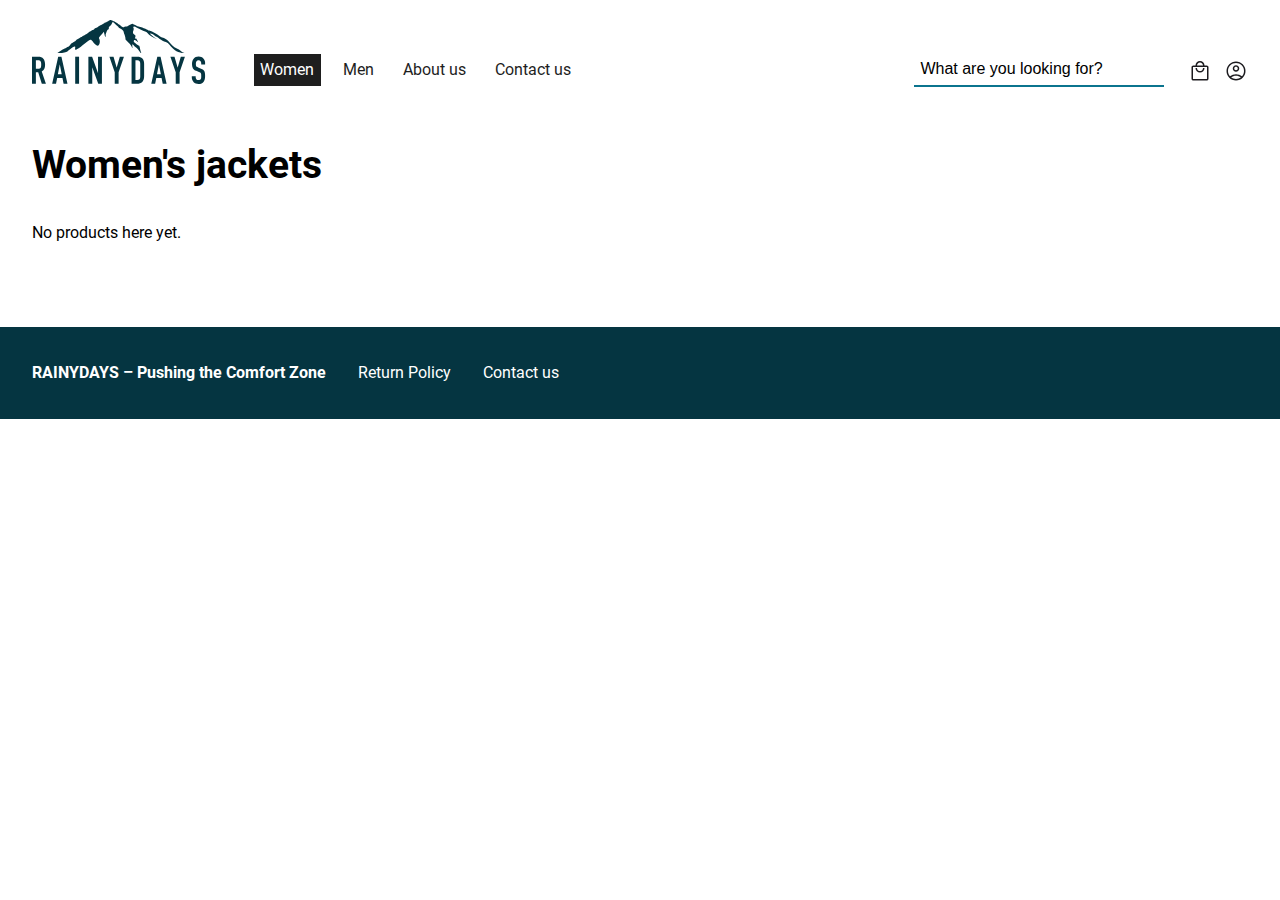
<file: women.html>
<!DOCTYPE html>
<html lang="en">
  <head>
    <meta charset="UTF-8" />
    <meta http-equiv="X-UA-Compatible" content="IE=edge" />
    <meta name="viewport" content="width=device-width, initial-scale=1.0" />
    <meta name="description" content="We offer quality rain jackets for women at a reasonable price" />
    <meta name="keywords" content="RAINYDAYS, rain, jackets, waterproof">
    <title>Women's jackets | RAINYDAYS: Pushing the Comfort Zone</title>
    <link rel="stylesheet" href="css/style.css" />
    <script>
      (function(h,o,t,j,a,r){
          h.hj=h.hj||function(){(h.hj.q=h.hj.q||[]).push(arguments)};
          h._hjSettings={hjid:3413082,hjsv:6};
          a=o.getElementsByTagName('head')[0];
          r=o.createElement('script');r.async=1;
          r.src=t+h._hjSettings.hjid+j+h._hjSettings.hjsv;
          a.appendChild(r);
      })(window,document,'https://static.hotjar.com/c/hotjar-','.js?sv=');
    </script>
  </head>
  <body>
    <header>
      <div class="container">
        <div class="logo"><a href="index.html" aria-label="Go to the RAINYDAYS frontpage"><img src="images/rainydays.svg" alt="RAINYDAYS logo"></a></div>
        <input type="checkbox" id="burgermenu" />
        <label for="burgermenu"><img src="images/menu.svg" alt="Open menu"></label>
        <nav class="navbar">
          <ul>
            <li class="active"><a href="women.html">Women</a></li>
            <li><a href="men.html">Men</a></li>
            <li><a href="about.html">About us</a></li>
            <li><a href="contact.html">Contact us</a></li>
          </ul>
        </nav>
        <div class="search">
          <input type="search" value="What are you looking for?" aria-label="Search">
        </div>
        <div class="icons">
          <a href="#" title="Search" class="util-icon search-icon">
            <svg width="24" height="24" viewBox="0 0 24 24" fill="none" xmlns="http://www.w3.org/2000/svg">
            <mask id="mask0_231_77" style="mask-type:alpha" maskUnits="userSpaceOnUse" x="0" y="0" width="24" height="24">
            <rect width="24" height="24" fill="#D9D9D9"/>
            </mask>
            <g mask="url(#mask0_231_77)">
            <path d="M19.0249 20.05L13.2499 14.3C12.7499 14.7167 12.1749 15.0417 11.5249 15.275C10.8749 15.5083 10.2082 15.625 9.5249 15.625C7.80824 15.625 6.35824 15.0333 5.1749 13.85C3.99157 12.6667 3.3999 11.2167 3.3999 9.5C3.3999 7.8 3.99157 6.354 5.1749 5.162C6.35824 3.97067 7.80824 3.375 9.5249 3.375C11.2249 3.375 12.6666 3.96667 13.8499 5.15C15.0332 6.33333 15.6249 7.78333 15.6249 9.5C15.6249 10.2167 15.5082 10.9 15.2749 11.55C15.0416 12.2 14.7249 12.7667 14.3249 13.25L20.0999 19.025C20.2332 19.1583 20.2999 19.325 20.2999 19.525C20.2999 19.725 20.2249 19.9 20.0749 20.05C19.9249 20.2 19.7459 20.275 19.5379 20.275C19.3292 20.275 19.1582 20.2 19.0249 20.05ZM9.5249 14.125C10.8082 14.125 11.8959 13.675 12.7879 12.775C13.6792 11.875 14.1249 10.7833 14.1249 9.5C14.1249 8.21667 13.6792 7.125 12.7879 6.225C11.8959 5.325 10.8082 4.875 9.5249 4.875C8.2249 4.875 7.12924 5.325 6.2379 6.225C5.3459 7.125 4.8999 8.21667 4.8999 9.5C4.8999 10.7833 5.3459 11.875 6.2379 12.775C7.12924 13.675 8.2249 14.125 9.5249 14.125Z" fill="#1C1B1F"/>
            </g>
            </svg>              
          </a>
          <a href="checkout.html" title="Shopping bag" class="util-icon">
            <svg width="24" height="24" viewBox="0 0 24 24" fill="none" xmlns="http://www.w3.org/2000/svg">
            <mask id="mask0_7_436" style="mask-type:alpha" maskUnits="userSpaceOnUse" x="0" y="0" width="24" height="24">
            <rect width="24" height="24" fill="#D9D9D9"/>
            </mask>
            <g mask="url(#mask0_7_436)">
            <path d="M5.3 21.5C4.8 21.5 4.375 21.325 4.025 20.975C3.675 20.625 3.5 20.2 3.5 19.7V8.3C3.5 7.8 3.675 7.375 4.025 7.025C4.375 6.675 4.8 6.5 5.3 6.5H7.5C7.5 5.25 7.93733 4.18733 8.812 3.312C9.68733 2.43733 10.75 2 12 2C13.25 2 14.3127 2.43733 15.188 3.312C16.0627 4.18733 16.5 5.25 16.5 6.5H18.7C19.2 6.5 19.625 6.675 19.975 7.025C20.325 7.375 20.5 7.8 20.5 8.3V19.7C20.5 20.2 20.325 20.625 19.975 20.975C19.625 21.325 19.2 21.5 18.7 21.5H5.3ZM5.3 20H18.7C18.7667 20 18.8333 19.9667 18.9 19.9C18.9667 19.8333 19 19.7667 19 19.7V8.3C19 8.23333 18.9667 8.16667 18.9 8.1C18.8333 8.03333 18.7667 8 18.7 8H5.3C5.23333 8 5.16667 8.03333 5.1 8.1C5.03333 8.16667 5 8.23333 5 8.3V19.7C5 19.7667 5.03333 19.8333 5.1 19.9C5.16667 19.9667 5.23333 20 5.3 20ZM12 13.5C13.25 13.5 14.3127 13.0627 15.188 12.188C16.0627 11.3127 16.5 10.25 16.5 9H15C15 9.83333 14.7083 10.5417 14.125 11.125C13.5417 11.7083 12.8333 12 12 12C11.1667 12 10.4583 11.7083 9.875 11.125C9.29167 10.5417 9 9.83333 9 9H7.5C7.5 10.25 7.93733 11.3127 8.812 12.188C9.68733 13.0627 10.75 13.5 12 13.5ZM9 6.5H15C15 5.66667 14.7083 4.95833 14.125 4.375C13.5417 3.79167 12.8333 3.5 12 3.5C11.1667 3.5 10.4583 3.79167 9.875 4.375C9.29167 4.95833 9 5.66667 9 6.5Z" fill="#1C1B1F"/>
            </g>
            </svg>
          </a>
          <a href="#" title="Login" class="util-icon">
            <svg width="24" height="24" viewBox="0 0 24 24" fill="none" xmlns="http://www.w3.org/2000/svg">
            <mask id="mask0_7_439" style="mask-type:alpha" maskUnits="userSpaceOnUse" x="0" y="0" width="24" height="24">
            <rect width="24" height="24" fill="#D9D9D9"/>
            </mask>
            <g mask="url(#mask0_7_439)">
            <path d="M6.025 17.3C6.875 16.6667 7.8 16.1667 8.8 15.8C9.8 15.4333 10.8667 15.25 12 15.25C13.1333 15.25 14.2 15.4333 15.2 15.8C16.2 16.1667 17.125 16.6667 17.975 17.3C18.5917 16.6167 19.0833 15.825 19.45 14.925C19.8167 14.025 20 13.05 20 12C20 9.78333 19.221 7.89567 17.663 6.337C16.1043 4.779 14.2167 4 12 4C9.78333 4 7.896 4.779 6.338 6.337C4.77933 7.89567 4 9.78333 4 12C4 13.05 4.18333 14.025 4.55 14.925C4.91667 15.825 5.40833 16.6167 6.025 17.3ZM12 12.75C11.0833 12.75 10.3127 12.4373 9.688 11.812C9.06267 11.1873 8.75 10.4167 8.75 9.5C8.75 8.58333 9.06267 7.81267 9.688 7.188C10.3127 6.56267 11.0833 6.25 12 6.25C12.9167 6.25 13.6873 6.56267 14.312 7.188C14.9373 7.81267 15.25 8.58333 15.25 9.5C15.25 10.4167 14.9373 11.1873 14.312 11.812C13.6873 12.4373 12.9167 12.75 12 12.75ZM12 21.5C10.6833 21.5 9.446 21.25 8.288 20.75C7.12933 20.25 6.125 19.575 5.275 18.725C4.425 17.875 3.75 16.8707 3.25 15.712C2.75 14.554 2.5 13.3167 2.5 12C2.5 10.6833 2.75 9.44567 3.25 8.287C3.75 7.129 4.425 6.125 5.275 5.275C6.125 4.425 7.12933 3.75 8.288 3.25C9.446 2.75 10.6833 2.5 12 2.5C13.3167 2.5 14.5543 2.75 15.713 3.25C16.871 3.75 17.875 4.425 18.725 5.275C19.575 6.125 20.25 7.129 20.75 8.287C21.25 9.44567 21.5 10.6833 21.5 12C21.5 13.3167 21.25 14.554 20.75 15.712C20.25 16.8707 19.575 17.875 18.725 18.725C17.875 19.575 16.871 20.25 15.713 20.75C14.5543 21.25 13.3167 21.5 12 21.5ZM12 20C12.9 20 13.771 19.854 14.613 19.562C15.4543 19.2707 16.2 18.8667 16.85 18.35C16.2 17.85 15.4623 17.4583 14.637 17.175C13.8123 16.8917 12.9333 16.75 12 16.75C11.0667 16.75 10.1877 16.8877 9.363 17.163C8.53767 17.4377 7.8 17.8333 7.15 18.35C7.8 18.8667 8.54567 19.2707 9.387 19.562C10.229 19.854 11.1 20 12 20ZM12 11.25C12.5 11.25 12.9167 11.0833 13.25 10.75C13.5833 10.4167 13.75 10 13.75 9.5C13.75 9 13.5833 8.58333 13.25 8.25C12.9167 7.91667 12.5 7.75 12 7.75C11.5 7.75 11.0833 7.91667 10.75 8.25C10.4167 8.58333 10.25 9 10.25 9.5C10.25 10 10.4167 10.4167 10.75 10.75C11.0833 11.0833 11.5 11.25 12 11.25Z" fill="#1C1B1F"/>
            </g>
            </svg>
          </a>
        </div>
      </div>
    </header>
    <main>
      <section class="products">
        <div class="container">
          <h1 class="font-size-2">Women's jackets</h1>
          <p>No products here yet.</p>
        </div>
      </section>
    </main>
    <footer>
      <div class="footer-grid">
        <div class="footer-col-1"><strong>RAINYDAYS – Pushing the Comfort Zone</strong></div>
        <div class="footer-col-2"><a href="">Return Policy</a></div>
        <div class="footer-col-3"><a href="contact.html">Contact us</a></div>
    </div>
    </footer>
  </body>
</html>
</file>
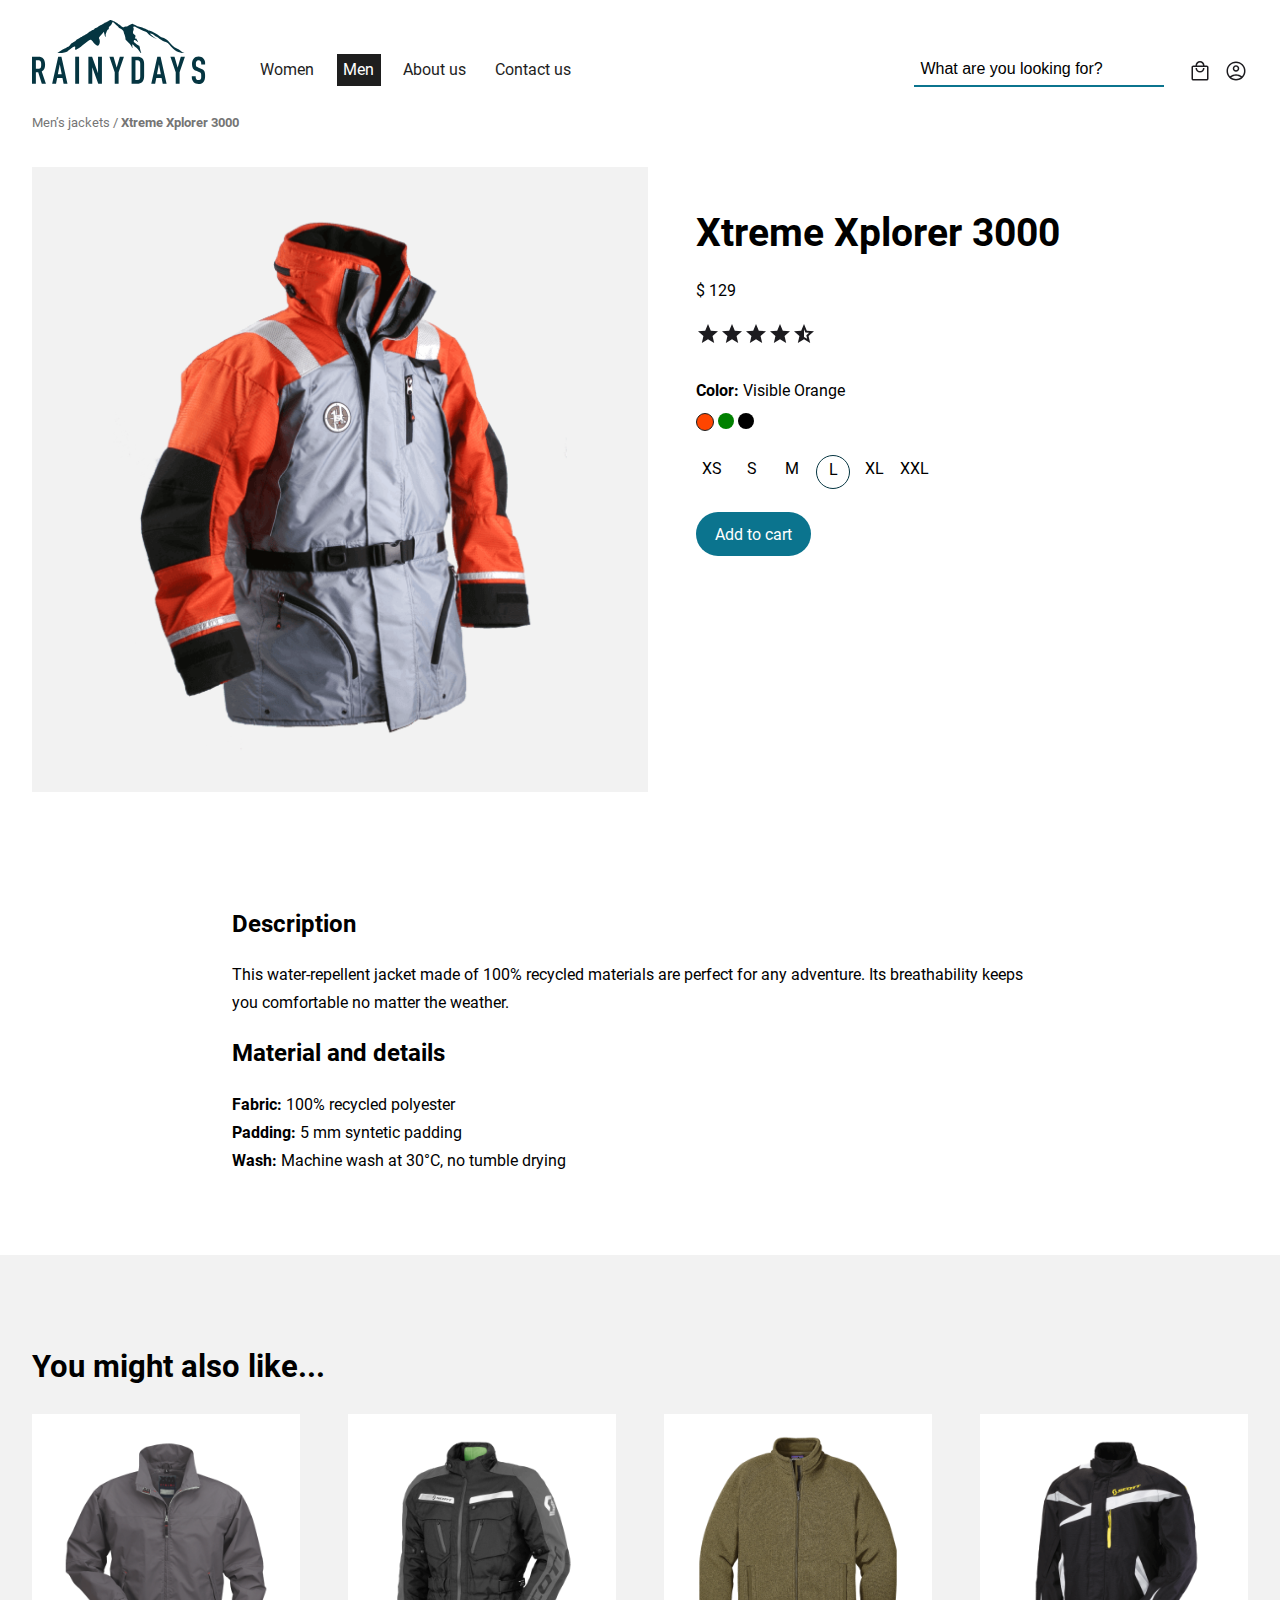
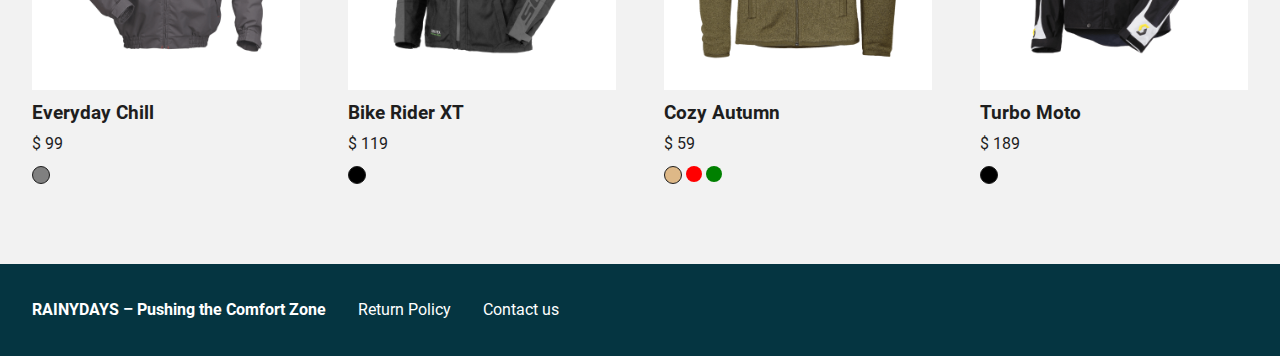
<file: xtreme-xplorer-3000.html>
<!DOCTYPE html>
<html lang="en">
  <head>
    <meta charset="UTF-8" />
    <meta http-equiv="X-UA-Compatible" content="IE=edge" />
    <meta name="viewport" content="width=device-width, initial-scale=1.0" />
    <meta name="description" content="This water-repellent jacket made of 100% recycled materials are perfect for any adventure. Its breathability keeps you comfortable no matter the weather." />
    <meta name="keywords" content="RAINYDAYS, rain, jackets, waterproof">
    <title>Xtreme Xplorer 3000 | RAINYDAYS: Pushing the Comfort Zone</title>
    <link rel="stylesheet" href="css/style.css" />
    <script>
      (function(h,o,t,j,a,r){
          h.hj=h.hj||function(){(h.hj.q=h.hj.q||[]).push(arguments)};
          h._hjSettings={hjid:3413082,hjsv:6};
          a=o.getElementsByTagName('head')[0];
          r=o.createElement('script');r.async=1;
          r.src=t+h._hjSettings.hjid+j+h._hjSettings.hjsv;
          a.appendChild(r);
      })(window,document,'https://static.hotjar.com/c/hotjar-','.js?sv=');
    </script>
  </head>
  <body>
    <header>
      <div class="container">
        <div class="logo"><a href="index.html" aria-label="Go to the RAINYDAYS frontpage"><img src="images/rainydays.svg" alt="RAINYDAYS logo"></a></div>
        <input type="checkbox" id="burgermenu" />
        <label for="burgermenu"><img src="images/menu.svg" alt="Open menu"></label>
        <nav class="navbar">
          <ul>
            <li><a href="women.html">Women</a></li>
            <li class="active"><a href="men.html">Men</a></li>
            <li><a href="about.html">About us</a></li>
            <li><a href="contact.html">Contact us</a></li>
          </ul>
        </nav>
        <div class="search">
          <input type="search" value="What are you looking for?" aria-label="Search">
        </div>
        <div class="icons">
          <a href="#" title="Search" class="util-icon search-icon">
            <svg width="24" height="24" viewBox="0 0 24 24" fill="none" xmlns="http://www.w3.org/2000/svg">
            <mask id="mask0_231_77" style="mask-type:alpha" maskUnits="userSpaceOnUse" x="0" y="0" width="24" height="24">
            <rect width="24" height="24" fill="#D9D9D9"/>
            </mask>
            <g mask="url(#mask0_231_77)">
            <path d="M19.0249 20.05L13.2499 14.3C12.7499 14.7167 12.1749 15.0417 11.5249 15.275C10.8749 15.5083 10.2082 15.625 9.5249 15.625C7.80824 15.625 6.35824 15.0333 5.1749 13.85C3.99157 12.6667 3.3999 11.2167 3.3999 9.5C3.3999 7.8 3.99157 6.354 5.1749 5.162C6.35824 3.97067 7.80824 3.375 9.5249 3.375C11.2249 3.375 12.6666 3.96667 13.8499 5.15C15.0332 6.33333 15.6249 7.78333 15.6249 9.5C15.6249 10.2167 15.5082 10.9 15.2749 11.55C15.0416 12.2 14.7249 12.7667 14.3249 13.25L20.0999 19.025C20.2332 19.1583 20.2999 19.325 20.2999 19.525C20.2999 19.725 20.2249 19.9 20.0749 20.05C19.9249 20.2 19.7459 20.275 19.5379 20.275C19.3292 20.275 19.1582 20.2 19.0249 20.05ZM9.5249 14.125C10.8082 14.125 11.8959 13.675 12.7879 12.775C13.6792 11.875 14.1249 10.7833 14.1249 9.5C14.1249 8.21667 13.6792 7.125 12.7879 6.225C11.8959 5.325 10.8082 4.875 9.5249 4.875C8.2249 4.875 7.12924 5.325 6.2379 6.225C5.3459 7.125 4.8999 8.21667 4.8999 9.5C4.8999 10.7833 5.3459 11.875 6.2379 12.775C7.12924 13.675 8.2249 14.125 9.5249 14.125Z" fill="#1C1B1F"/>
            </g>
            </svg>              
          </a>
          <a href="checkout.html" title="Shopping bag" class="util-icon">
            <svg width="24" height="24" viewBox="0 0 24 24" fill="none" xmlns="http://www.w3.org/2000/svg">
            <mask id="mask0_7_436" style="mask-type:alpha" maskUnits="userSpaceOnUse" x="0" y="0" width="24" height="24">
            <rect width="24" height="24" fill="#D9D9D9"/>
            </mask>
            <g mask="url(#mask0_7_436)">
            <path d="M5.3 21.5C4.8 21.5 4.375 21.325 4.025 20.975C3.675 20.625 3.5 20.2 3.5 19.7V8.3C3.5 7.8 3.675 7.375 4.025 7.025C4.375 6.675 4.8 6.5 5.3 6.5H7.5C7.5 5.25 7.93733 4.18733 8.812 3.312C9.68733 2.43733 10.75 2 12 2C13.25 2 14.3127 2.43733 15.188 3.312C16.0627 4.18733 16.5 5.25 16.5 6.5H18.7C19.2 6.5 19.625 6.675 19.975 7.025C20.325 7.375 20.5 7.8 20.5 8.3V19.7C20.5 20.2 20.325 20.625 19.975 20.975C19.625 21.325 19.2 21.5 18.7 21.5H5.3ZM5.3 20H18.7C18.7667 20 18.8333 19.9667 18.9 19.9C18.9667 19.8333 19 19.7667 19 19.7V8.3C19 8.23333 18.9667 8.16667 18.9 8.1C18.8333 8.03333 18.7667 8 18.7 8H5.3C5.23333 8 5.16667 8.03333 5.1 8.1C5.03333 8.16667 5 8.23333 5 8.3V19.7C5 19.7667 5.03333 19.8333 5.1 19.9C5.16667 19.9667 5.23333 20 5.3 20ZM12 13.5C13.25 13.5 14.3127 13.0627 15.188 12.188C16.0627 11.3127 16.5 10.25 16.5 9H15C15 9.83333 14.7083 10.5417 14.125 11.125C13.5417 11.7083 12.8333 12 12 12C11.1667 12 10.4583 11.7083 9.875 11.125C9.29167 10.5417 9 9.83333 9 9H7.5C7.5 10.25 7.93733 11.3127 8.812 12.188C9.68733 13.0627 10.75 13.5 12 13.5ZM9 6.5H15C15 5.66667 14.7083 4.95833 14.125 4.375C13.5417 3.79167 12.8333 3.5 12 3.5C11.1667 3.5 10.4583 3.79167 9.875 4.375C9.29167 4.95833 9 5.66667 9 6.5Z" fill="#1C1B1F"/>
            </g>
            </svg>
          </a>
          <a href="#" title="Login" class="util-icon">
            <svg width="24" height="24" viewBox="0 0 24 24" fill="none" xmlns="http://www.w3.org/2000/svg">
            <mask id="mask0_7_439" style="mask-type:alpha" maskUnits="userSpaceOnUse" x="0" y="0" width="24" height="24">
            <rect width="24" height="24" fill="#D9D9D9"/>
            </mask>
            <g mask="url(#mask0_7_439)">
            <path d="M6.025 17.3C6.875 16.6667 7.8 16.1667 8.8 15.8C9.8 15.4333 10.8667 15.25 12 15.25C13.1333 15.25 14.2 15.4333 15.2 15.8C16.2 16.1667 17.125 16.6667 17.975 17.3C18.5917 16.6167 19.0833 15.825 19.45 14.925C19.8167 14.025 20 13.05 20 12C20 9.78333 19.221 7.89567 17.663 6.337C16.1043 4.779 14.2167 4 12 4C9.78333 4 7.896 4.779 6.338 6.337C4.77933 7.89567 4 9.78333 4 12C4 13.05 4.18333 14.025 4.55 14.925C4.91667 15.825 5.40833 16.6167 6.025 17.3ZM12 12.75C11.0833 12.75 10.3127 12.4373 9.688 11.812C9.06267 11.1873 8.75 10.4167 8.75 9.5C8.75 8.58333 9.06267 7.81267 9.688 7.188C10.3127 6.56267 11.0833 6.25 12 6.25C12.9167 6.25 13.6873 6.56267 14.312 7.188C14.9373 7.81267 15.25 8.58333 15.25 9.5C15.25 10.4167 14.9373 11.1873 14.312 11.812C13.6873 12.4373 12.9167 12.75 12 12.75ZM12 21.5C10.6833 21.5 9.446 21.25 8.288 20.75C7.12933 20.25 6.125 19.575 5.275 18.725C4.425 17.875 3.75 16.8707 3.25 15.712C2.75 14.554 2.5 13.3167 2.5 12C2.5 10.6833 2.75 9.44567 3.25 8.287C3.75 7.129 4.425 6.125 5.275 5.275C6.125 4.425 7.12933 3.75 8.288 3.25C9.446 2.75 10.6833 2.5 12 2.5C13.3167 2.5 14.5543 2.75 15.713 3.25C16.871 3.75 17.875 4.425 18.725 5.275C19.575 6.125 20.25 7.129 20.75 8.287C21.25 9.44567 21.5 10.6833 21.5 12C21.5 13.3167 21.25 14.554 20.75 15.712C20.25 16.8707 19.575 17.875 18.725 18.725C17.875 19.575 16.871 20.25 15.713 20.75C14.5543 21.25 13.3167 21.5 12 21.5ZM12 20C12.9 20 13.771 19.854 14.613 19.562C15.4543 19.2707 16.2 18.8667 16.85 18.35C16.2 17.85 15.4623 17.4583 14.637 17.175C13.8123 16.8917 12.9333 16.75 12 16.75C11.0667 16.75 10.1877 16.8877 9.363 17.163C8.53767 17.4377 7.8 17.8333 7.15 18.35C7.8 18.8667 8.54567 19.2707 9.387 19.562C10.229 19.854 11.1 20 12 20ZM12 11.25C12.5 11.25 12.9167 11.0833 13.25 10.75C13.5833 10.4167 13.75 10 13.75 9.5C13.75 9 13.5833 8.58333 13.25 8.25C12.9167 7.91667 12.5 7.75 12 7.75C11.5 7.75 11.0833 7.91667 10.75 8.25C10.4167 8.58333 10.25 9 10.25 9.5C10.25 10 10.4167 10.4167 10.75 10.75C11.0833 11.0833 11.5 11.25 12 11.25Z" fill="#1C1B1F"/>
            </g>
            </svg>
          </a>
        </div>
      </div>
    </header>
    <main>
      <div class="container breadcrumbs font-size-7">
        <span><a href="men.html">Men’s jackets</a>  /  <strong>Xtreme Xplorer 3000</strong></span>
      </div>
      <div class="container product v-pad-2">
        <div class="product-image">
          <img src="images/jackets/jacket-1.png" alt="The Xtreme Xplorer 3000 jacket">
        </div>
        <div class="product-info">
          <h1 class="font-size-2">Xtreme Xplorer 3000</h1>
          <p>$ 129</p>
          <div class="stars">
            <img src="images/star.svg" alt="1st star rating. Icon.">
            <img src="images/star.svg" alt="2nd star rating. Icon.">
            <img src="images/star.svg" alt="3rd star rating. Icon.">
            <img src="images/star.svg" alt="4th rating star. Icon.">
            <img src="images/star_half.svg" alt="5th rating star. Icon.">
          </div>
          <p class="color-text"><strong>Color:</strong> Visible Orange</p>
          <div class="colors">
            <div class="color orange chosen"></div>
            <div class="color green"></div>
            <div class="color black"></div>
          </div>
          <ul class="sizes">
            <li>XS</li>
            <li>S</li>
            <li>M</li>
            <li class="active">L</li>
            <li>XL</li>
            <li>XXL</li>
          </ul>
          <a href="checkout.html" class="btn dark">Add to cart</a>
        </div>
      </div>
      <div class="container product-description v-pad-4">
        <h2>Description</h2>
        <p>This water-repellent jacket made of 100% recycled materials are perfect for any adventure. Its breathability keeps you comfortable no matter the weather.</p>
        <h2>Material and details</h2>
        <p><strong>Fabric:</strong> 100% recycled polyester<br>
        <strong>Padding:</strong> 5 mm syntetic padding<br>
        <strong>Wash:</strong> Machine wash at 30°C, no tumble drying</p>
      </div>
      <section class="products related v-pad-4">
        <div class="container">
          <h2 class="font-size-3">You might also like...</h2>
          <div class="product-gallery">
            <div class="item">
              <a href="#">
                <div class="item-img">
                  <img src="images/jackets/jacket-5.png" alt="The Everyday Chill jacket">
                </div>
               <h3>Everyday Chill</h3>
                <p>$ 99</p>
                <div class="colors">
                 <div class="color gray chosen"></div>
               </div>
              </a>
            </div>
            <div class="item">
              <a href="#">
                <div class="item-img">
                  <img src="images/jackets/jacket-6.png" alt="The Bike Rider XT jacket">
                </div>
                <h3>Bike Rider XT</h3>
                <p>$ 119</p>
                <div class="colors">
                  <div class="color black chosen"></div>
                </div>
              </a>
            </div>
            <div class="item">
              <a href="#">
                <div class="item-img">
                  <img src="images/jackets/jacket-7.png" alt="The Cozy Autumn jacket">
                </div>
                <h3>Cozy Autumn</h3>
                <p>$ 59</p>
                <div class="colors">
                  <div class="color brown chosen"></div>
                  <div class="color red"></div>
                  <div class="color green"></div>
                </div>
              </a>
            </div>
            <div class="item">
              <a href="#">
                <div class="item-img">
                  <img src="images/jackets/jacket-4.png" alt="The Turbo Moto jacket">
                </div>
                <h3>Turbo Moto</h3>
                <p>$ 189</p>
                <div class="colors">
                  <div class="color black chosen"></div>
                </div>
              </a>
            </div>
          </div>
        </div>
      </section>
    </main>
    <footer>
      <div class="footer-grid">
        <div class="footer-col-1"><strong>RAINYDAYS – Pushing the Comfort Zone</strong></div>
        <div class="footer-col-2"><a href="">Return Policy</a></div>
        <div class="footer-col-3"><a href="contact.html">Contact us</a></div>
    </div>
    </footer>
  </body>
</html>
</file>
<file: css/style.css>
/** fonts **/
@font-face {
    font-family: "Roboto";
    src: url('../fonts/Roboto-Regular.woff2') format('woff2');
    font-weight: normal;
    font-style: normal;
    font-display: swap;
}

@font-face {
    font-family: "Roboto";
    src: url('../fonts/Roboto-Italic.woff2') format('woff2');
    font-weight: normal;
    font-style: italic;
    font-display: swap;
}

@font-face {
    font-family: "Roboto";
    src: url('../fonts/Roboto-Medium.woff2') format('woff2');
    font-weight: 500;
    font-style: normal;
    font-display: swap;
}

@font-face {
    font-family: "Roboto";
    src: url('../fonts/Roboto-MediumItalic.woff2') format('woff2');
    font-weight: 500;
    font-style: italic;
    font-display: swap;
}

@font-face {
    font-family: "Roboto";
    src: url('../fonts/Roboto-BoldItalic.woff2') format('woff2');
    font-weight: bold;
    font-style: italic;
    font-display: swap;
}

@font-face {
    font-family: "Roboto";
    src: url('../fonts/Roboto-Bold.woff2') format('woff2');
    font-weight: bold;
    font-style: normal;
    font-display: swap;
}

/** basics **/

body {
    margin: 0;
    padding: 0;
    font-family: "Roboto", sans-serif;
    font-weight: normal;
    font-size: 100%;
    line-height: 1.75;
}

/** font specs **/

p {
    font-family: "Roboto", sans-serif;
    font-weight: normal;
    font-size: 100%;
    line-height: 1.75;
}

h1, h2, h3, h4, h5 {
    font-family: "Roboto", sans-serif;
    line-height: 1.4;
}

.font-size-1 {
    font-size: 3.062rem;
}

.font-size-2 {
    font-size: 2.438rem;
}

.font-size-3 {
    font-size: 1.938rem;
}

.font-size-4 {
    font-size: 1.562rem;
}

.font-size-5 {
    font-size: 1.250rem;
}

.font-size-6 {
    font-size: 1rem;
}

.font-size-7 {
    font-size: 0.821rem;
}

.font-size-8 {
    font-size: 0.625rem;
}

@media (max-width: 768px) {
    .font-size-1 {
        font-size: 2.438rem;
    }
    
    .font-size-2 {
        font-size: 1.938rem;
    }
    
    .font-size-3 {
        font-size: 1.562rem;
    }
    
    .font-size-4 {
        font-size: 1.250rem;
    }
    
    .font-size-5 {
        font-size: 1rem;
    }
}

/** margins and paddings **/

/* vertical padding */

.v-pad-1 {
    padding-top: 1rem;
    padding-bottom: 1rem;
}

.v-pad-2 {
    padding-top: 2rem;
    padding-bottom: 2rem;
}

.v-pad-3 {
    padding-top: 3rem;
    padding-bottom: 3rem;
}

.v-pad-4 {
    padding-top: 4rem;
    padding-bottom: 4rem;
}

.v-pad-5 {
    padding-top: 5rem;
    padding-bottom: 5rem;
}

.v-pad-6 {
    padding-top: 6rem;
    padding-bottom: 6rem;
}

@media (max-width: 768px) {
    .v-pad-1 {
        padding-top: .5rem;
        padding-bottom: .5rem;
    }
    
    .v-pad-2 {
        padding-top: 1rem;
        padding-bottom: 1rem;
    }
    
    .v-pad-3 {
        padding-top: 2rem;
        padding-bottom: 2rem;
    }
    
    .v-pad-4 {
        padding-top: 3rem;
        padding-bottom: 3rem;
    }
    
    .v-pad-5 {
        padding-top: 4rem;
        padding-bottom: 4rem;
    }
    
    .v-pad-6 {
        padding-top: 5rem;
        padding-bottom: 5rem;
    }
}

/* box padding */

.b-pad-1 {
    padding: 1rem;
}

.b-pad-2 {
    padding: 2rem;
}

.b-pad-3 {
    padding: 3rem;
}

.b-pad-4 {
    padding: 4rem;
}

@media (max-width: 768px) {
    .b-pad-1 {
        padding: .5rem;
    }
    
    .b-pad-2 {
        padding: 1rem;
    }
    
    .b-pad-3 {
        padding: 2rem;
    }
    
    .b-pad-4 {
        padding: 3rem;
    }
}

/** global styles **/

.white {
    color: #fff;
}

.centered {
    text-align: center;
}

ol, ul {
    list-style: none;
    padding: 0
}

a {
    color: #1e1e1e;
    text-decoration: none;
}

a:hover {
    text-decoration: underline;
}

.container, .product-container {
    max-width: 1280px;
    margin-left: auto;
    margin-right: auto;
    padding-left: 2rem;
    padding-right: 2rem;
}

a.btn {
    padding: .8rem 1.2rem;
    min-width: 110px;
    height: 48px;
    border-radius: 2rem;
    font-size: 1rem;
    text-decoration: none!important;
}

.btn.second {
    margin-left: 1rem;
}

.btn.light {
    background: #fff;
    color: #1e1e1e;
}

.btn.dark {
    background: #0B748E;
    color: #fff;
}

.btn.light:hover {
    background: #053541;
    color: #fff;
    cursor: grab;
}

.btn.dark:hover {
    background: #053541;
    color: #fff;
    cursor: grab;
}

/** colorpicker **/

.colors {
    display: flex;
    flex-direction: row;
    gap: 0.25rem;
}

.color {
    height: 1rem;
    width: 1rem;
    border-radius: 1rem;
}

.chosen {
    border: 1px solid #1e1e1e;
}

.color.orange {
    background: orangered;
}

.color.green {
    background: green;
}

.color.red {
    background: red;
}

.color.black {
    background: black;
}

.color.gray {
    background: gray;
}

.color.brown {
    background: burlywood;
}

.color.lightblue {
    background: lightskyblue;
}

/** header & nav **/

header {
    height: 7rem;
}

header .container {
    display: flex;
    align-items: center;
    justify-content: space-between;
    height: 100%;
}

nav {
    margin: 1.8rem auto 0 3rem;
}

nav ul {
    display: flex;
    align-items: center;
    justify-content: center;
    column-gap: 1rem;
    margin-right: auto;
    margin: 0;
}

nav li {
}

nav li.active a{
    background: #1e1e1e;
    color: #fff;
}

nav a {
    color: #1e1e1e;
    text-decoration: none!important;
    padding: .4rem;
}

nav a:hover {
    background: #1e1e1e;
    color: #fff;
}

@media (min-width: 769px) {
#burgermenu, label[for=burgermenu] {
    display: none;
}
.search-icon {
    display: none;
}
}

@media (max-width: 768px) {
    nav {
        margin: 0;
        padding: 1rem 0 2rem;
        width: 100%;
        background: white;
        margin-left: -2rem;
        font-size: 1.250rem;
    }
    nav, #burgermenu {
        display: none;
    }
    #burgermenu:checked ~ nav {
        display: block;
    }
    label[for=burgermenu]{
        margin-top: 2.4rem;
        margin-left: auto;
        margin-right: .4rem;
        padding-top: .25rem;
    }
    nav {
        position: absolute;
        top: 7rem;
    }
    nav ul {
        flex-direction: column;
        top: 112px;
        width: 100%;
        margin: 0;
        background: white;
    }
    nav ul li {
        margin: .5em 0;
    }
    nav a {
        width: 100%;
    }
}

/** nav utilities **/

.search {
    background: #fff;
}

.search input[type=search] {
    border-bottom: 1px solid #1e1e1e;
    padding: .4rem;
    width: 250px;
    font-size: 1rem;
    border: 0;
    border-bottom: 2px solid #0B748E;
    margin-top: 1.8rem;
    margin-right: 1rem;
}

.icons {
    margin-top: 2.4rem;
}

a.util-icon {
    width: 24px;
    height: 24px;
    margin-left: .5rem;
}

@media (max-width: 768px) {
    .search {
        display: none;
    }
}

/* breadcrumbs */

.breadcrumbs span, .breadcrumbs a {
    color: #757575;
}

/** intro **/

.intro {
    max-width: 686px;
    margin: auto;
}

/** hero **/

.hero {
    height: 30rem;
    display: flex;
    flex-direction: row;
    align-items: center;
    background-image: url(../images/hero.jpg);
    background-repeat: no-repeat;
    background-size: cover;
    background-position: center;
    padding-bottom: 2em;
}

.hero .container {
    width: 100%;
}

@media (max-width: 768px) {
    .hero {
        height: 26rem;
    }
}

@media (max-width: 480px) {
    .hero {
        height: 20rem;
    }
}

/** stories **/

.stories {
    width: 100%;
    padding: 4rem 0 0;
}

.stories-links {
    display: flex;
    flex-direction: row;
    gap: 2rem;
    justify-content: space-between;
}

.story {
    display: flex;
    align-items: flex-end;
    justify-content: center;
    flex-basis: 50%;
    max-width: 50%;
    padding: 3rem;
    height: 20rem;
}

.story h2 {
    text-shadow: #053541 1px 0 20px;
}

.storycontent {
    justify-content: center;
}

.waterproof {
    background-image: url(../images/waterproof-jackets.jpg);
    background-repeat: no-repeat;
    background-size: cover;
    background-position: center;
}

.lightweight {
    background-image: url(../images/lightweight-jackets.jpg);
    background-repeat: no-repeat;
    background-size: cover;
    background-position: center;
}

@media (max-width: 768px) {
    .story {
        padding: 2rem;
        height: 16rem;
    }
}
    
@media (max-width: 480px) {
    .stories-links {
        flex-wrap: wrap;
    }
    .story {
        flex-basis: 100%;
        max-width: 100%;
    }
}

/** product gallery **/

.products {
    width: 100%;
    padding-bottom: 4rem;
}

.related {
    background: #F2F2F2;
}

.product-gallery, .favourites-product-gallery {
    display: flex;
    flex-direction: row;
    flex-wrap: wrap;
    gap: rem;
    justify-content: space-between;
}

.product-gallery h3, .items-description h3 {
    margin: .5em 0 .25em 0;
}
.product-gallery p, .items-description p {
    margin: 0 0 .5em 0;
}

.item {
    flex-basis: 22%;
    max-width: 22%;
    margin-bottom: 1rem;
}

.favourites-product-gallery .item {
    flex-basis: 31%;
    max-width: 31%;
}

.item-img {
    width: auto;
    padding: 1rem;
    background: #F2F2F2;
}

.related .item-img {
    background: #fff;
}

.item-img img, .items-img img {
    width: 100%;
}

@media (max-width: 768px) {
    .item {
        flex-basis: 30%;
        max-width: 30%;
    }
}

@media (max-width: 480px) {
    .item {
        flex-basis: 45%;
        max-width: 45%;
    }
}

/** product page **/ 

.product {
    display: flex;
    gap: 3rem;
    justify-content: space-between;
}

.product-image {
    background: #F2F2F2;
    padding: 2rem;
    width: 50%;
}

.product-image img {
    width: 100%;
}

.product-info {
    width: 50%;
}

.product-info h1 {
    margin: 0;
    padding-top: 1em;
}

.stars {
    display: flex;
    margin: 1em 0 2em;
}

p.color-text, p.size-text {
    margin-bottom: .5em;
}

ul.sizes {
    display: flex;
    column-gap: .5em;
    margin: 1.5em 0 2em 0;
}

ul.sizes li {
    width: 2em;
    height: 2em;
    text-align: center;
    border-radius: 2rem;
}

ul.sizes li.active {
    border: 1px solid #053541;
}

.product-description {
    max-width: 816px;
}

@media (max-width: 768px) {
    .product-image {
        background: #F2F2F2;
        padding: 1rem;
        width: 50%;
    }
    .product-info {
        width: 50%;
    }
    .product-info h1 {
        margin: 0;
        padding-top: 0;
    }
}

@media (max-width: 480px) {
    .product {
        flex-wrap: wrap;
    }
    .product-image {
        background: #F2F2F2;
        padding: 1rem;
        width: 100%;
    }
    .product-info {
        width: 100%;
    }
}

/** contact **/

.contact {
    display: flex;
    flex-direction: row;
    max-width: 816px;
    gap: 2rem;
    margin: auto;
    padding: 2rem 2rem 6rem 2rem;
}

.option {
    background: #F2F2F2;
    text-align: center;
}

.option h2 {
    margin: 0;
}

@media (max-width: 768px) {
}

@media (max-width: 480px) {
    .contact {
        display: flex;
        flex-direction: row;
        flex-wrap: wrap;
        max-width: 100%;
        gap: 2rem;
        margin: auto;
    }
}

/** gallery **/

.container .gallery {
    display: flex;
    flex-wrap: wrap;
    flex-direction: row;
    justify-content: space-between;
    align-items: auto;
    align-content: start;
}

.gallery {
    padding-top: 1.5rem;
}

.gallery img {
    max-width: 100%;
    width: auto;
}

.img-text {
    background-color: #0B748E;
    color: #fff;
    padding: 5rem 2rem;
    margin: 1.5rem 0 2rem;
    font-style: italic;
    text-align: center;
}

.gallery-wrap {
    display: flex;
    flex-wrap: wrap;
    justify-content: space-between;
    padding-bottom: 5rem;
}

img.img-3, img.img-4 {
    width: 48.5%;
}

/** shopping bag **/

.shopping-bag {
    display: flex;
    flex-direction: row;
    flex-wrap: wrap;
    gap: 2rem;
    margin: auto;
    padding-top: 2rem;
    padding-bottom: 6rem;
}

.bag-items {
    width: 60%;
    background: #F2F2F2;
}

.bag-total {
    width: 25%;
    background: #F2F2F2;
}

.bag-help {
    width: 60%;
    background: #F2F2F2;
}

.bag-items h2, .bag-total h2, .bag-help h2 {
    margin: 0;
    padding-bottom: .5em;
    border-bottom: 4px solid #fff;
}

.item-line {
    display: flex;
    gap: 2em;
    margin: 1em 0 0;
}

.items-img {
    width: 25%;
    background: #F2F2F2;
}

a.remove-btn {
    color: #595959;
}

a.remove-btn::before {
    content: url(../images/remove.svg);
}

.total-grid {
    display: flex;
    flex-wrap: wrap;
    justify-content: space-between;
    margin: 1em 0 2em;
}

.total-grid p {
    width: 40%;
    margin: .5em 0;
}

.total-grid .right {
    text-align: right;
}

.total-text {
    font-weight: bold;
}

.checkout {
    height: 40vh;
}

@media (max-width: 768px) {
    .bag-items {
        width: 100%;
        background: #F2F2F2;
    }
    
    .bag-total {
        width: 100%;
        background: #F2F2F2;
    }
    
    .bag-help {
        width: 100%;
        background: #F2F2F2;
    }
}

@media (max-width: 480px) {
}

/** footer **/

footer {
    width: 100%;
    min-height: 4em;
    background: #053541;
    color: #fff;
}

footer a {
    color: #fff;
}

.footer-grid {
    display: flex;
    flex-direction: row;
    gap: 2rem;
    max-width: 1280px;
    height: 100%;
    margin-left: auto;
    margin-right: auto;
    padding: 2rem;
    align-items: center;
    grid-template-areas: "tagline returns contact";
    grid-template-columns:  1fr 1fr 1fr;
}

.page-footer-col-1 {
    grid-area: tagline;
}

.page-footer-col-2 {
    grid-area: returns;
}

.page-footer-col-3 {
    grid-area: contact;
}

@media (max-width: 768px) {
    .footer-grid {
        flex-wrap: wrap;
        gap: 1rem;
    }
}
</file>
